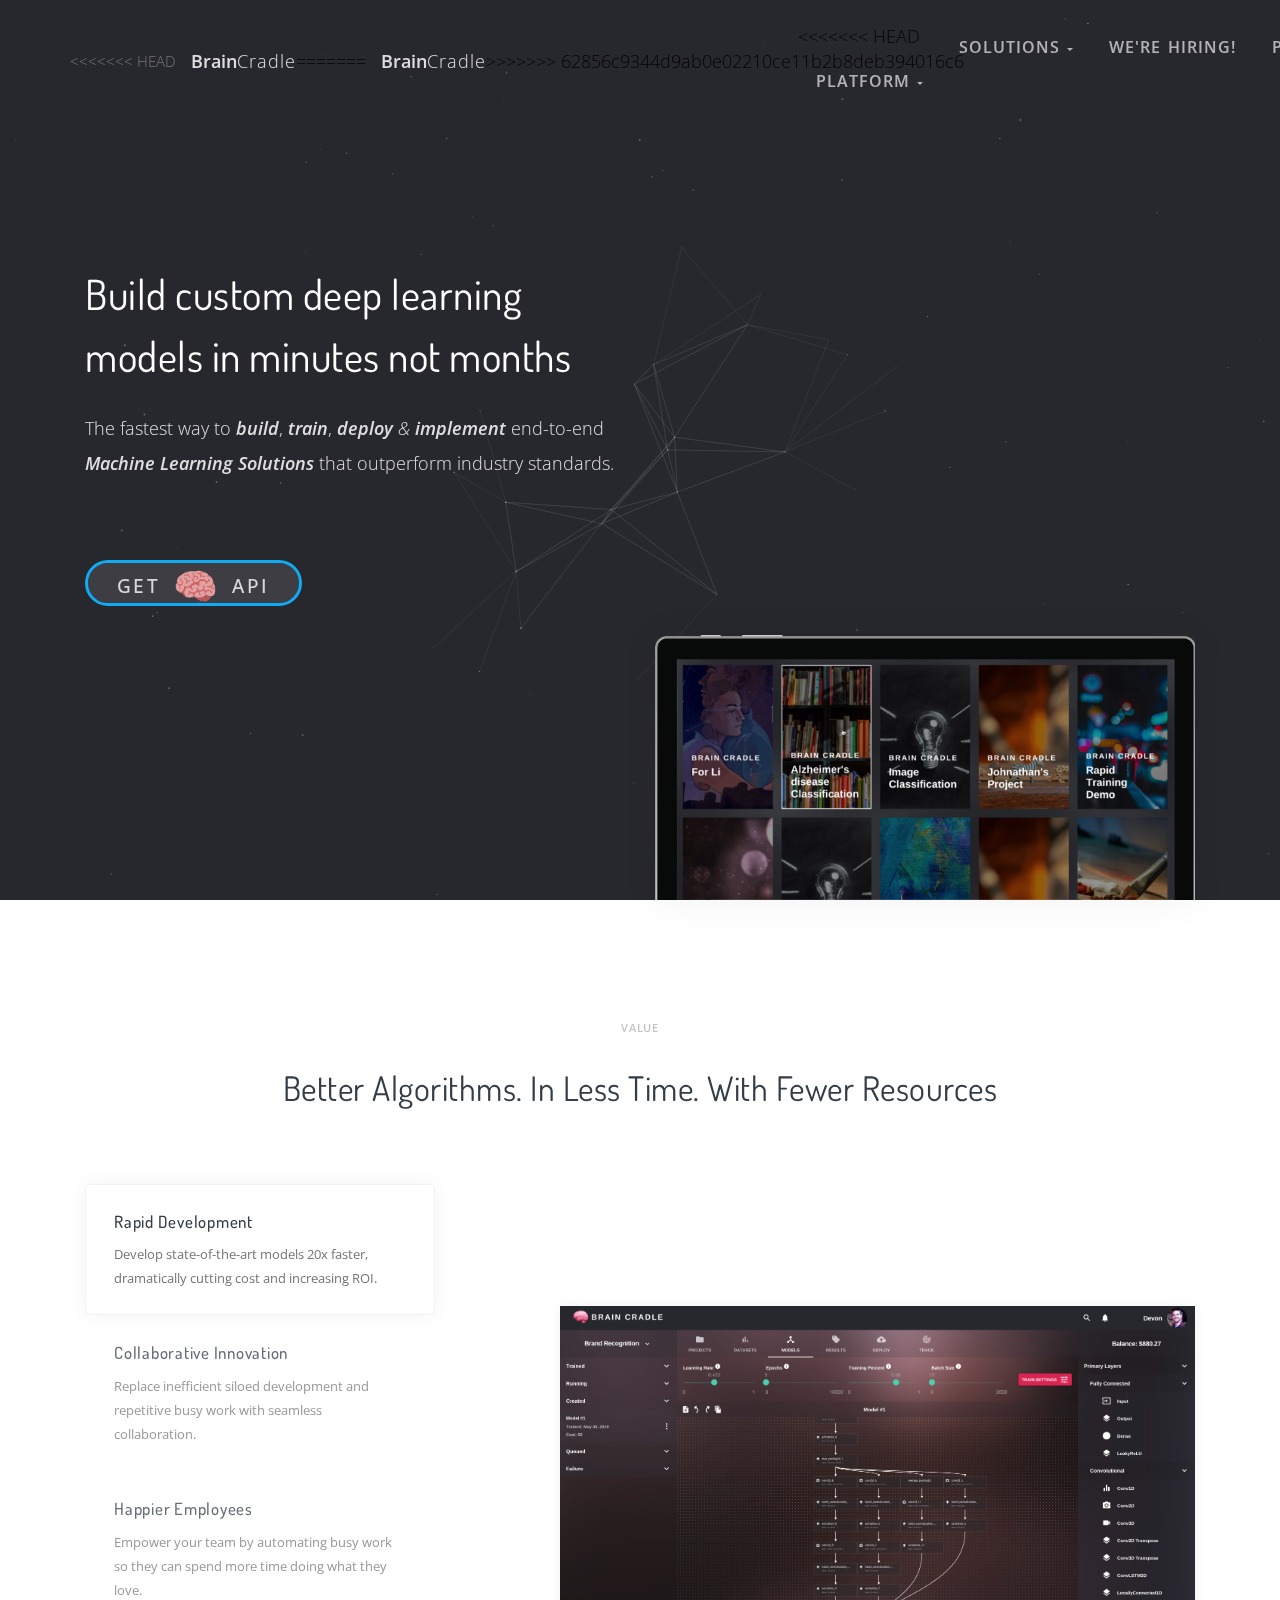
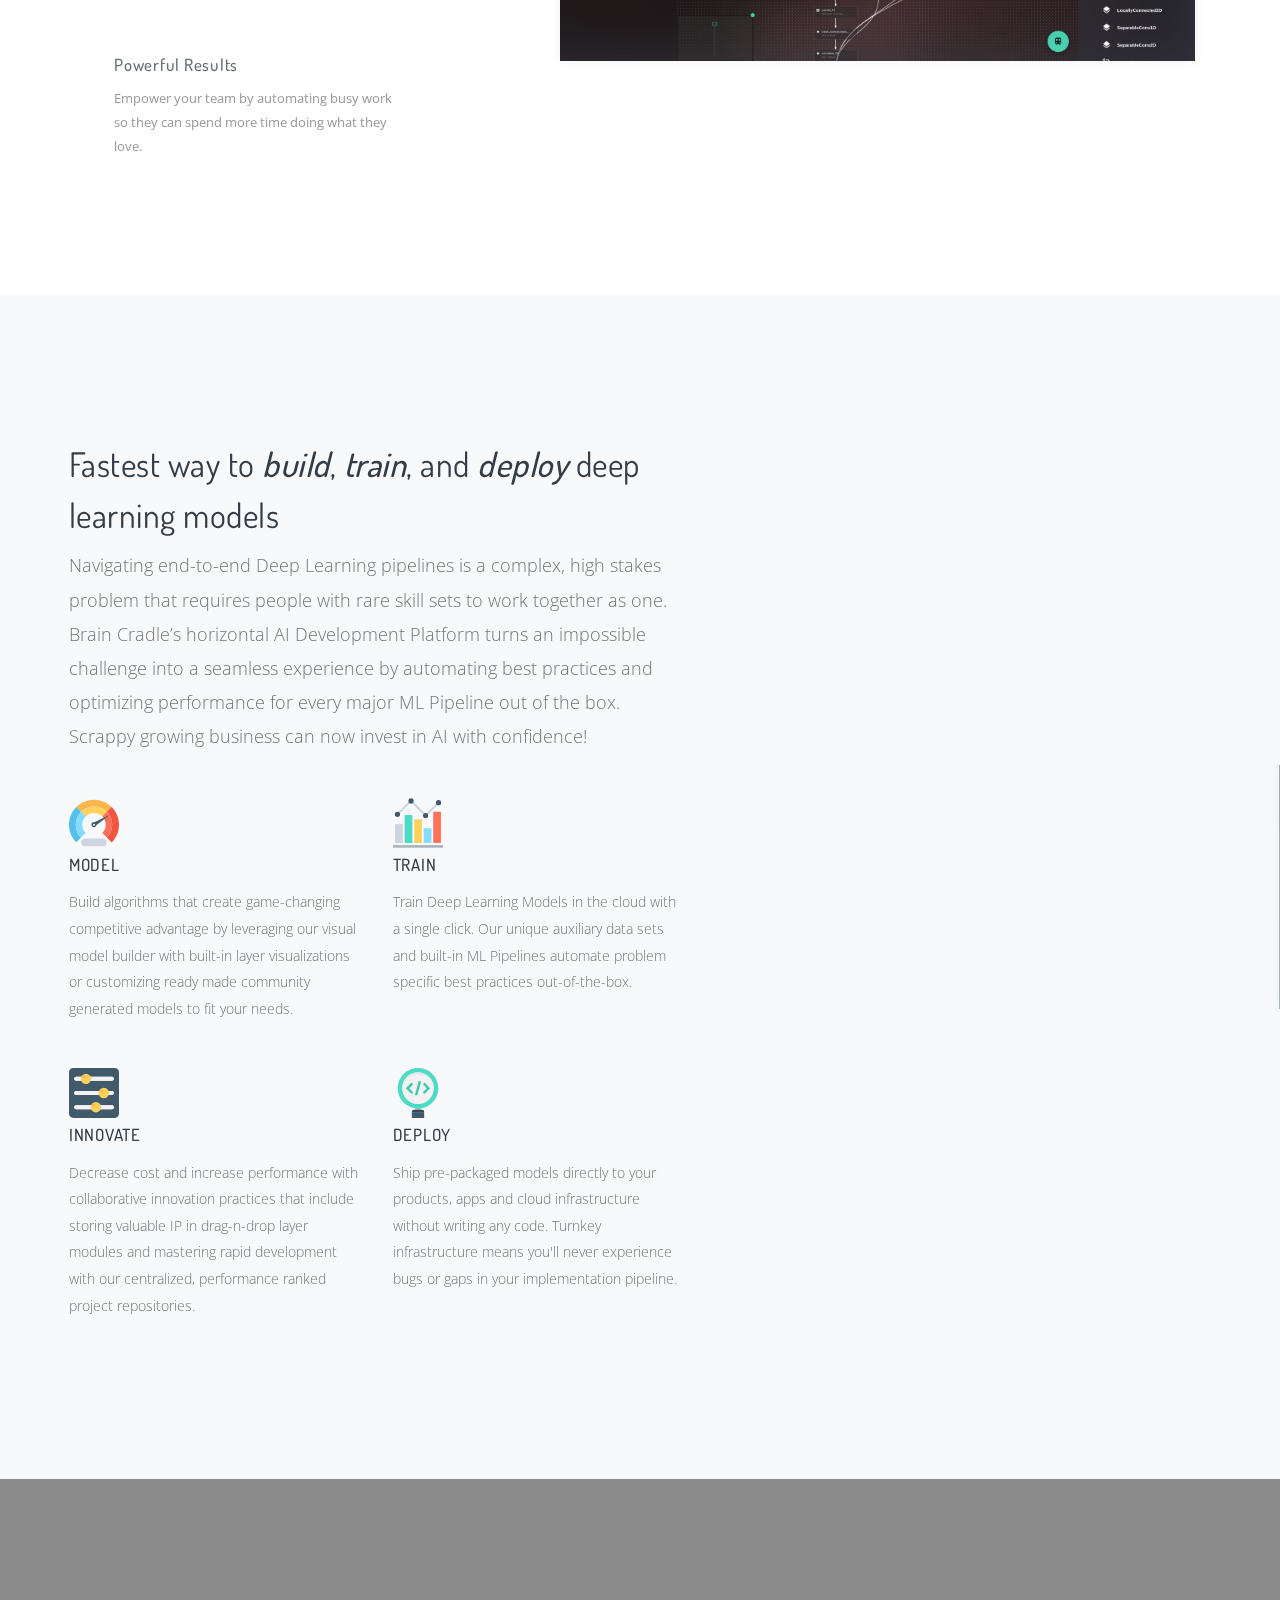
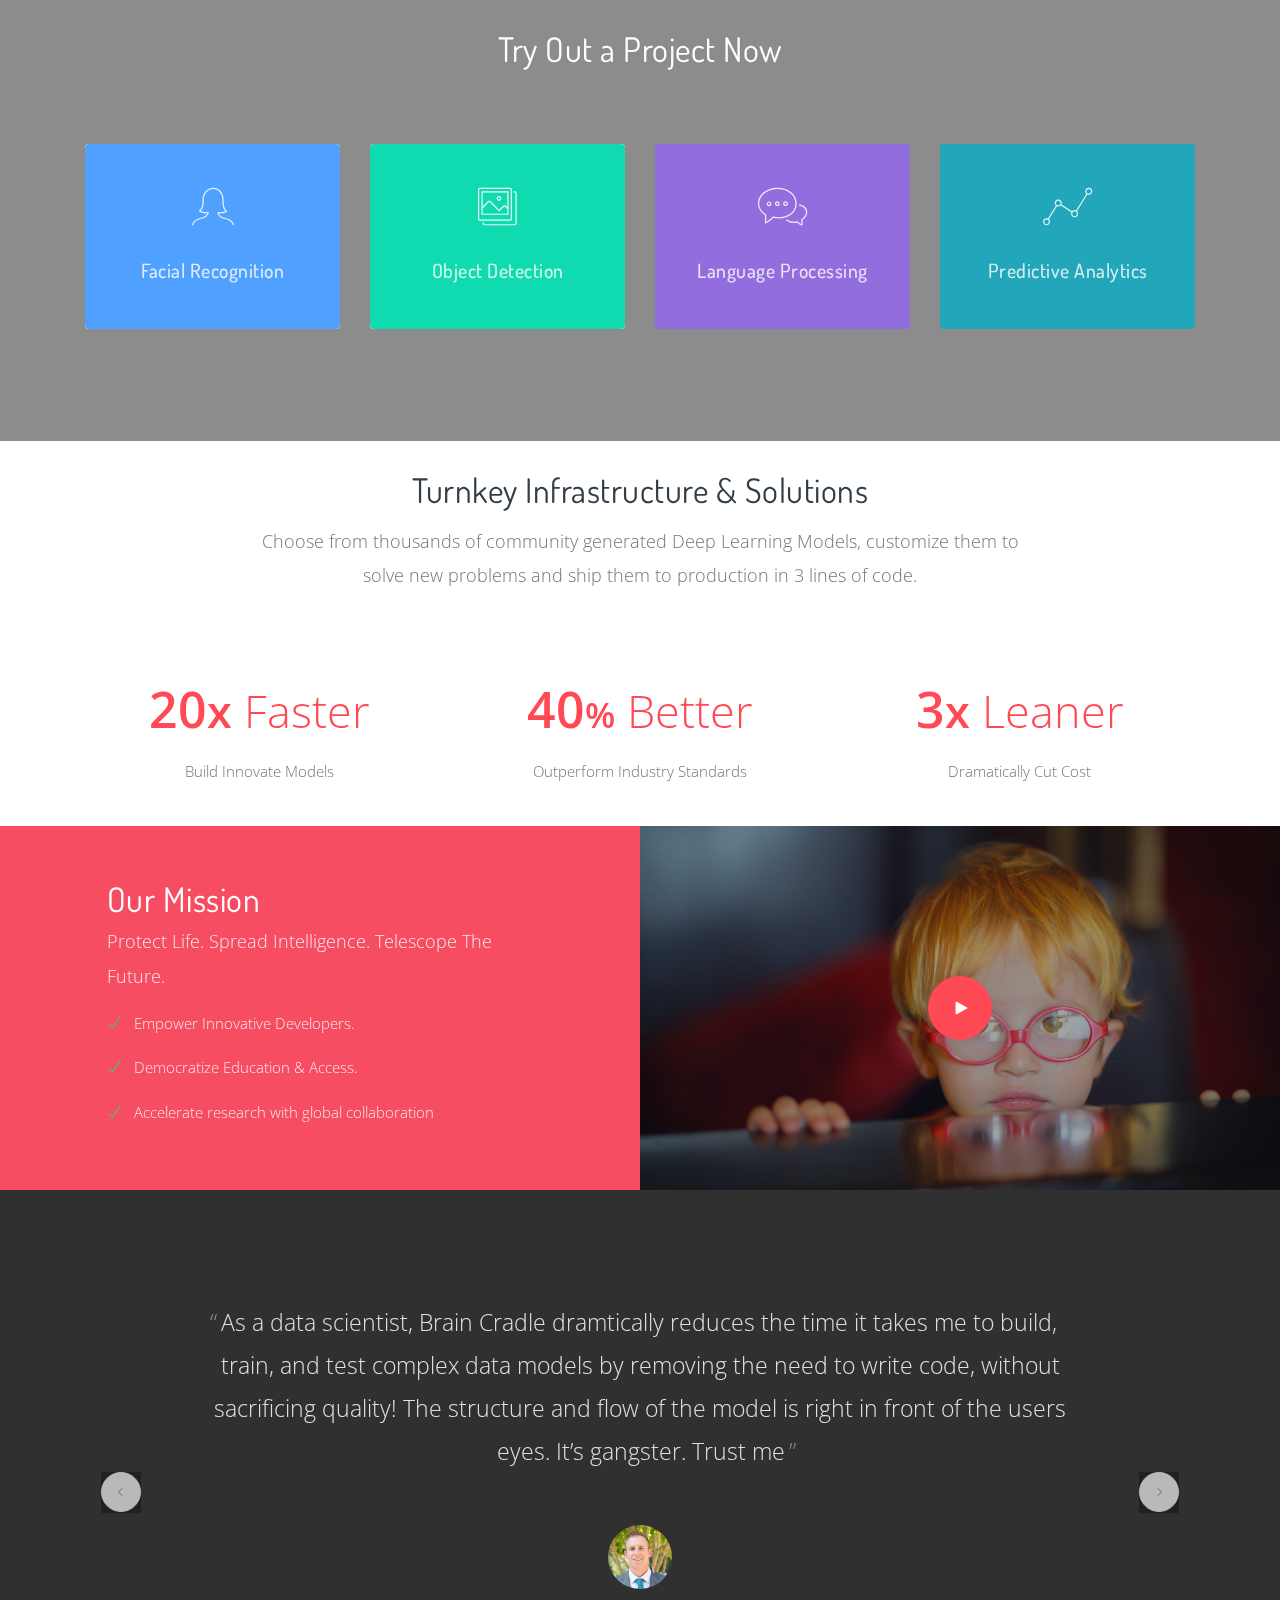
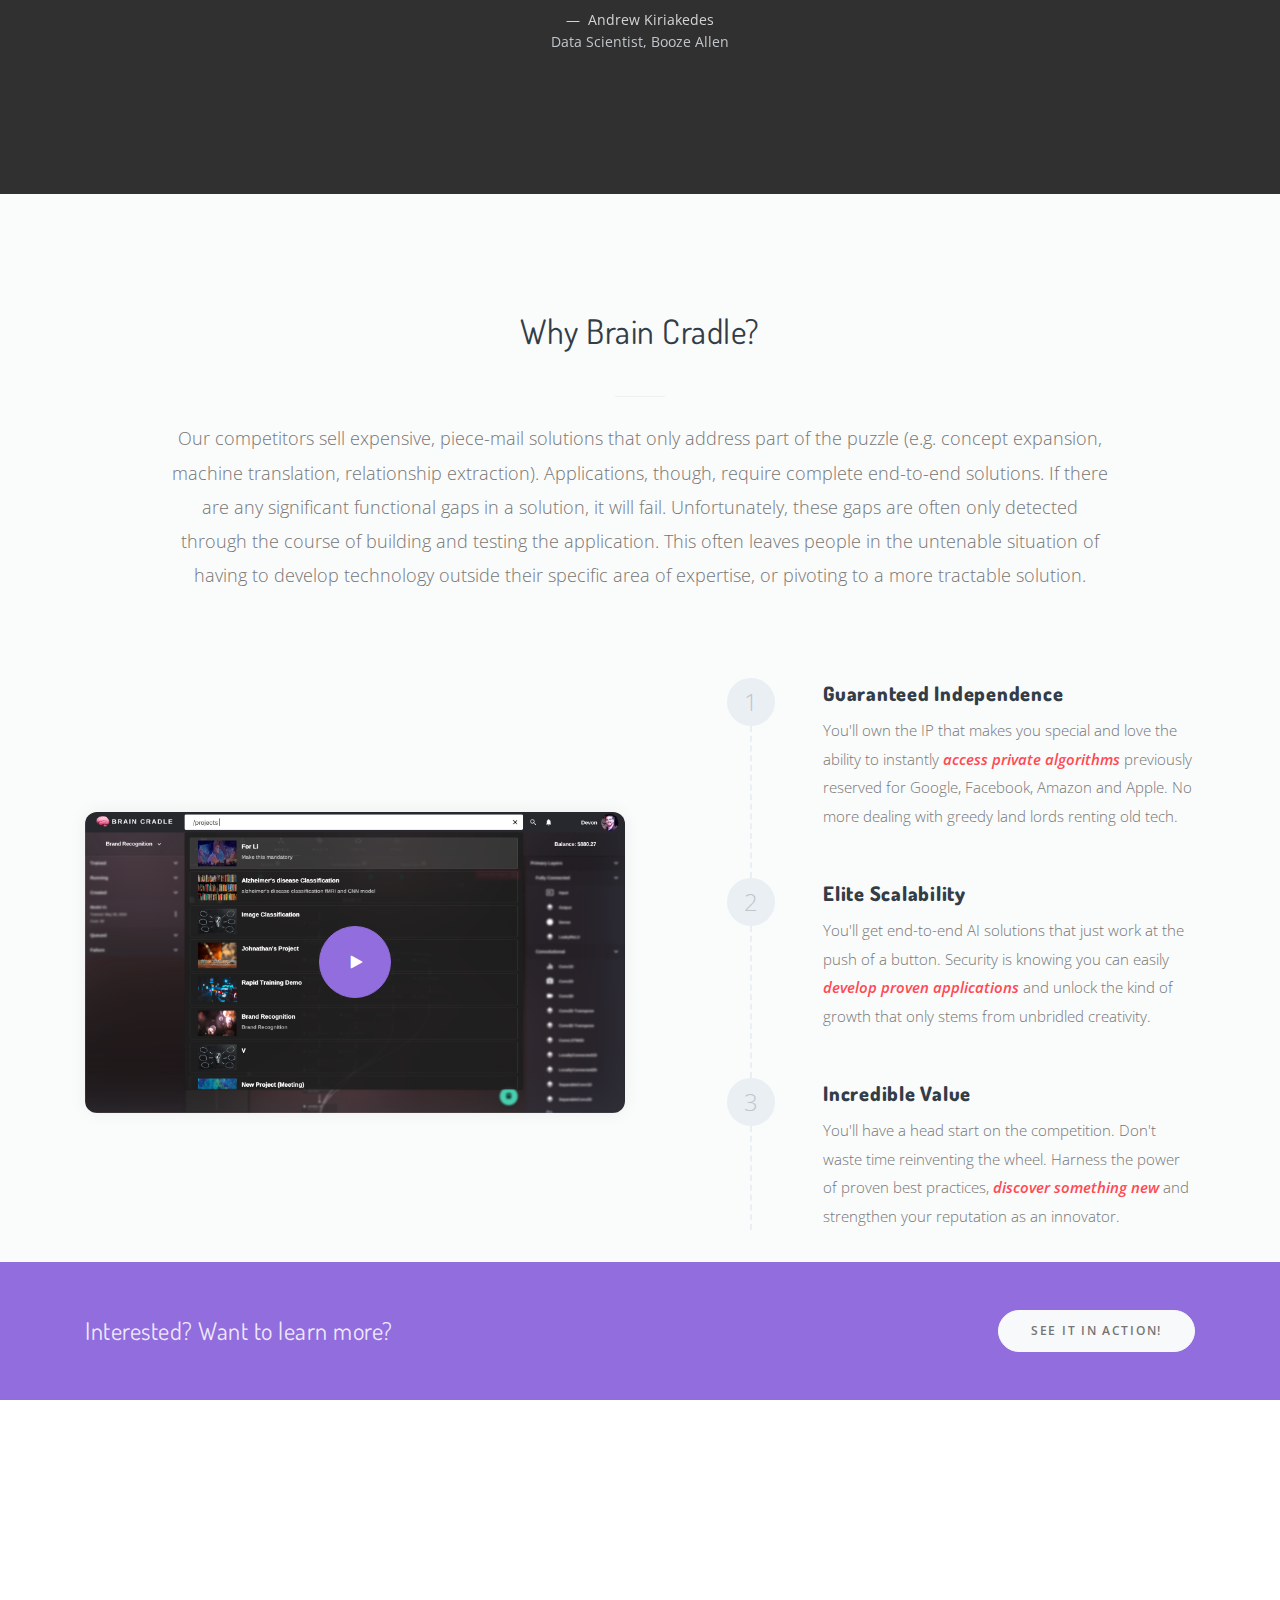
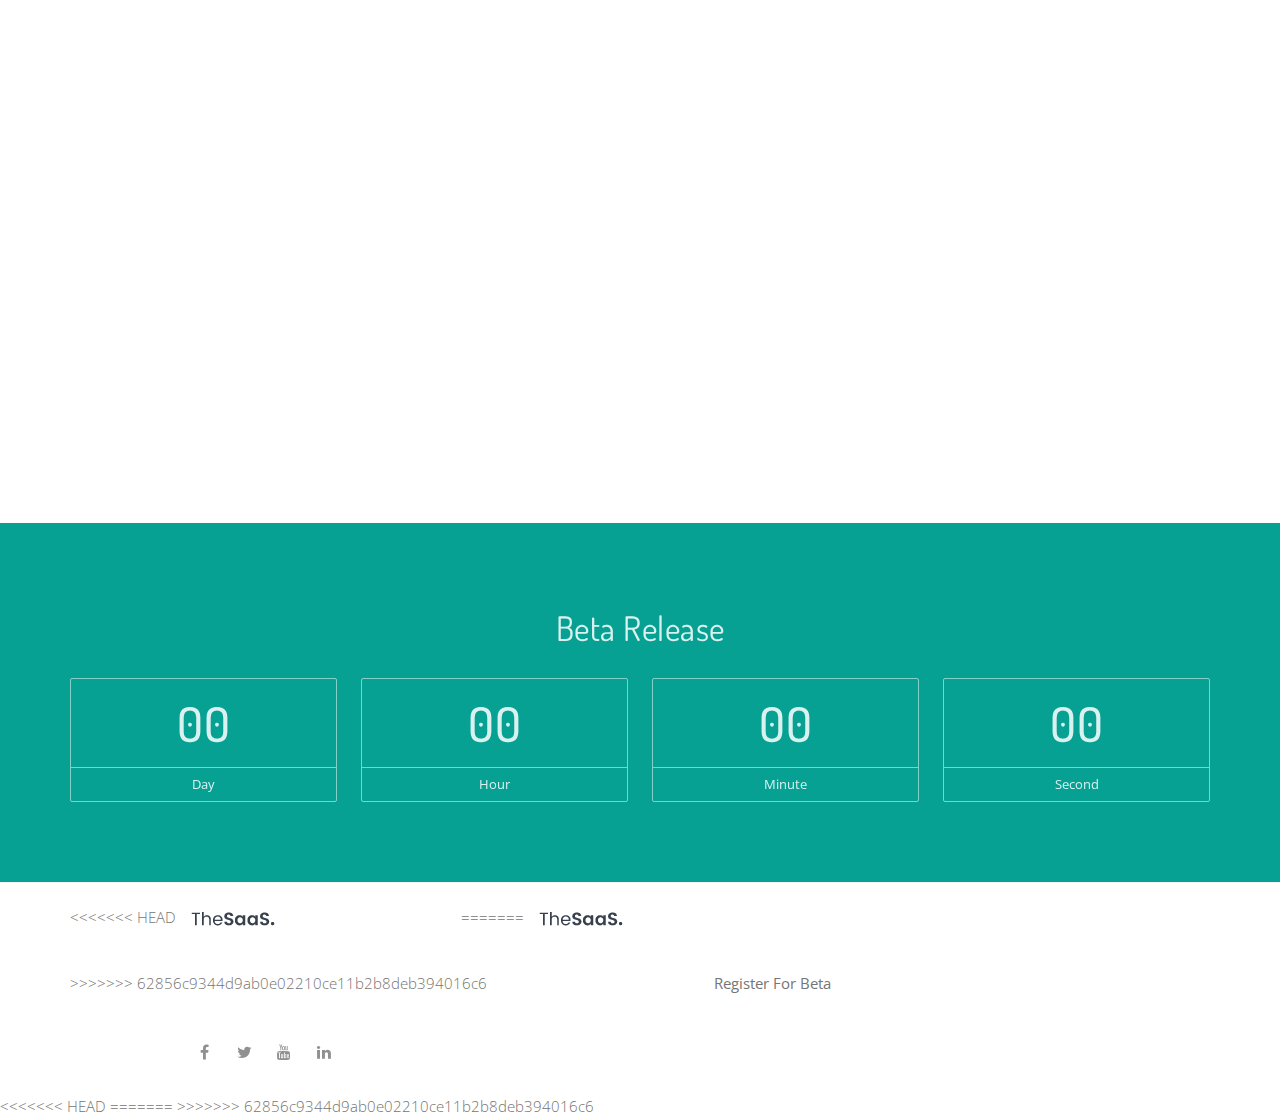
<file: index.html>
<!DOCTYPE html>
<html lang="en">
<head>
    <meta charset="utf-8">
    <meta name="viewport" content="width=device-width, initial-scale=1, shrink-to-fit=no">
    <meta name="description" content="">
    <meta name="keywords" content="">

    <title>Brain Cradle - The Deep Learning Platform for AI Experts</title>

    <!-- Styles -->
    <link href="assets/css/page.css" rel="stylesheet">
    <link href="assets/css/style.css" rel="stylesheet">

    <!-- Favicons -->
    <link rel="apple-touch-icon" href="assets/img/apple-touch-icon.png">
    <link rel="icon" href="assets/img/favicon.png">

    <!--  Open Graph Tags -->
    <meta property="og:title" content="Brain Cradle - AI Development Platform">
    <meta property="og:description"
          content="Brain Cradle is a Deep Learning (AI) Platform for Innovative AI Experts. We deliver turnkey Cloud Infrastructure and handle the environment setup, package loading, versioning and deployment. Software Engineers can consume state-of-the-art models ins seconds via an easy to use API. We're the only signup-and-go AI Solutions Platform for the SMB, taylor made for the IoT, Retail, Banking, Healthcare, Gaming, Agriculture, Transportation and Manufacturing sectors.">
    <meta property="og:image" content="./assets/img/brain.png">
    <meta property="og:url" content="https://www.braincradle.com">
    <meta name="twitter:card" content="summary_large_image">
</head>


<body data-spy="scroll" data-target=".nav-navbar" data-offset="100" data-aos-easing="ease" data-aos-duration="1500"
      data-aos-delay="0" class="granim-light">

<nav class="navbar navbar-expand-lg navbar-light navbar-stick-dark" data-navbar="sticky">
    <div class="container">
        <div class="row">
<<<<<<< HEAD
            <div class="col-8 col-lg-2 navbar-left">
                <button class="navbar-toggler" type="button">☰</button>
                <span class="navbar-brand fs-18">
              <a class="logo-dark" href="index.html" style="color: #2B404F"><strong class="fw-800">Brain</strong><span
                      class="ls-1 fw-400">Cradle</span></a>
              <a class="logo-light text-white" href="index.html"><span class="fw-600">Brain</span><span
                      class="ls-1 fw-300">Cradle</span></a>
=======

          <div class="col-8 col-lg-2 navbar-left">
            <button class="navbar-toggler" type="button">☰</button>


            <span class="navbar-brand fs-18">
              <a class="logo-dark" href="/" style="color: #2B404F"><strong class="fw-800">Brain</strong><span class="ls-1 fw-400">Cradle</span></a>
              <a class="logo-light text-white" href="/"><span class="fw-600">Brain</span><span class="ls-1 fw-300">Cradle</span></a>
>>>>>>> 62856c9344d9ab0e02210ce11b2b8deb394016c6
            </span>
            </div>
            <section class="col-lg-7 navbar-mobile">
                <ul class="nav nav-navbar mx-auto nav-margin">
                    <li class="nav-item">
<<<<<<< HEAD
                        <a class="nav-link" href="#">Platform <span class="arrow"></span></a>
                        <ul class="nav nav-tabs-shadow w-300">
                            <li class="nav-item">
                                <a class="nav-link" href="research.html">
                                    <h6 class="mb-0 pb-0">Research Edition</h6>
                                    <p class="mb-0 small">Open platform for collaborative research</p>
                                </a>
                            </li>
                            <li class="nav-item">
                                <a class="nav-link" href="enterprise.html">
                                    <h6 class="mb-0 pb-0">Enterprise Edition</h6>
                                    <p class="mb-0 small">Private platform instance for companies</p>
                                </a>
                            </li>
                        </ul>
                    </li>
                    <!--<li class="nav-item">-->
                        <!--<a class="nav-link" href="#">Solutions <span class="arrow"></span></a>-->
                        <!--<ul class="nav nav-tabs-shadow">-->

                            <!--<li class="nav-header">&nbsp &nbsp By Role</li>-->
                            <!--<li class="dropdown-divider"></li>-->
                            <!--<li class="nav-item">-->
                                <!--<a class="nav-link" href="problems.html">AI Researcher</a>-->
                            <!--</li>-->
                        <!--</ul>-->
                    <!--</li>-->
                    <li class="nav-item nav-mega">
                        <a class="nav-link" href="#">Solutions <span class="arrow"></span></a>
                        <nav class="nav px-lg-2 py-lg-4">
                            <div class="container-fluid">
                                <div class="row">

                                    <div class="col-lg-6">
                                        <nav class="nav flex-column">
                                            <a class="nav-header">Overview</a>
                                            <a class="dropdown-divider"></a>
                                            <a class="nav-link" href="problems.html">The Problem</a>
                                            <a class="nav-link" href="solutions.html">The Solution</a>
                                            <a class="nav-link" href="demo.html">Live Demo</a>
                                        </nav>
                                    </div>

                                    <div class="col-lg-6">
                                        <nav class="nav flex-column">
                                            <a class="nav-header">By Role</a>
                                            <a class="dropdown-divider"></a>
                                            <a class="nav-link" href="problems.html">Executives</a>
                                            <a class="nav-link" href="researcher.html">AI/ML Researchers</a>
                                            <a class="nav-link" href="problems.html">AI/ML Engineers</a>
                                            <a class="nav-link" href="problems.html">AI/ML Applied Scientists</a>
                                            <a class="nav-link" href="problems.html">Product Managers</a>
                                            <a class="nav-link" href="problems.html">Data Scientists</a>
                                            <a class="nav-link" href="problems.html">Data Engineers</a>
                                            <a class="nav-link" href="problems.html">Software Engineers</a>
                                        </nav>
                                    </div>

                                </div>
                            </div>
                        </nav>
                    </li>
                    <!--<li class="nav-item nav-mega">-->
                        <!--<a class="nav-link active" href="#">Solutions <span class="arrow"></span></a>-->
                        <!--<nav class="nav px-lg-2 py-lg-4">-->
                            <!--<div class="container-fluid">-->
                                <!--<div class="row">-->

                                    <!--<div class="col-lg-4">-->
                                        <!--<nav class="nav flex-column">-->
                                            <!--<a class="nav-header">Overview</a>-->
                                            <!--<a class="dropdown-divider"></a>-->
                                            <!--<a class="nav-link" href="problem.html">The Problem</a>-->
                                            <!--<a class="nav-link" href="solution.html">The Solution</a>-->
                                            <!--<a class="nav-link" href="demo.html">Live Demo</a>-->
                                        <!--</nav>-->
                                    <!--</div>-->

                                    <!--<div class="col-lg-4">-->
                                        <!--<nav class="nav flex-column">-->
                                            <!--<a class="nav-header">By Role</a>-->
                                            <!--<a class="dropdown-divider"></a>-->
                                            <!--<a class="nav-link" href="researcher.html">AI/ML Researchers</a>-->
                                            <!--<a class="nav-link" href="problems.html">AI/ML Engineers</a>-->
                                            <!--<a class="nav-link" href="problems.html">AI/ML Applied Scientists</a>-->
                                            <!--<a class="nav-link" href="problems.html">Product Managers</a>-->
                                            <!--<a class="nav-link" href="problems.html">Data Scientists</a>-->
                                            <!--<a class="nav-link" href="problems.html">Data Engineers</a>-->
                                            <!--<a class="nav-link" href="problems.html">Executives</a>-->
                                            <!--<a class="nav-link" href="problems.html">Software Engineers</a>-->
                                        <!--</nav>-->
                                    <!--</div>-->

                                    <!--<div class="col-lg-4">-->
                                        <!--<nav class="nav flex-column">-->
                                            <!--<a class="nav-header">By Industry/Use</a>-->
                                            <!--<a class="dropdown-divider"></a>-->
                                            <!--<a class="nav-link" href="problems.html">Telecom</a>-->
                                            <!--<a class="nav-link" href="problems.html">Banking</a>-->
                                            <!--<a class="nav-link" href="problems.html">Insurance</a>-->
                                            <!--<a class="nav-link" href="problems.html">Software</a>-->
                                            <!--<a class="nav-link" href="problems.html">Healthcare</a>-->
                                            <!--<a class="nav-link" href="problems.html">Manufacturing</a>-->
                                            <!--<a class="nav-link" href="problems.html">Fintech</a>-->
                                            <!--<a class="nav-link" href="problems.html">Marketing</a>-->
                                            <!--<a class="nav-link" href="problems.html">Retail</a>-->
                                            <!--<a class="nav-link" href="problems.html">Public Sector</a>-->
                                            <!--<a class="nav-link" href="problems.html">Sports Analytics</a>-->
                                            <!--<a class="nav-link" href="problems.html">Robotic Process Automation</a>-->
                                        <!--</nav>-->
                                    <!--</div>-->

                                <!--</div>-->
                            <!--</div>-->
                        <!--</nav>-->
                    <!--</li>-->
                    <a class="nav-link" href="jobs.html">We're Hiring!</a>
                    <a class="nav-link" href="pricing.html">Pricing</a>
                    <li class="nav-item">
                        <a class="nav-link" href="#">About Us <span class="arrow"></span></a>
                        <ul class="nav">
                            <li class="nav-item">
                                <a class="nav-link" href="mission.html">The Mission</a>
                            </li>
                            <li class="nav-item">
                                <a class="nav-link" href="contact.html">Contact Us</a>
                            </li>
                        </ul>
                    </li>
=======
                      <a class="nav-link active" href="overview">Overview</a>
                    </li>
                  </ul>
                </li>
                <a class="nav-link" href="pricing">Pricing</a>
                <a class="nav-link" href="jobs">We're Hiring!</a>
                <a class="nav-link" href="about">About Us</a>
                <a class="nav-link" href="contact">Contact</a>
              </ul>


          </section>

          <div class="col-4 col-lg-3 text-right">
            <a class="btn btn-sm btn-outline-primary btn-brain-cradle d-none d-lg-inline-block mr-2" data-hover="Now Free!" href="signup" id="register-nav-button"><div class='insider'></div></a>
            <!--<button class="drawer-toggler">&#9776;</button>!-->
            <a class="btn btn-sm btn-round btn-danger" href="#">Login</a>
          </div>
>>>>>>> 62856c9344d9ab0e02210ce11b2b8deb394016c6

                </ul>
            </section>
            <div class="col-4 col-lg-3 text-right">
                <a class="btn btn-sm btn-outline-primary btn-brain-cradle d-none d-lg-inline-block mr-2"
                   data-hover="Now Free!" href="signup.html" id="register-nav-button">
                    <div class='insider'></div>
                </a>
                <!--<button class="drawer-toggler">&#9776;</button>!-->
                <a class="btn btn-sm btn-round btn-danger" href="#">Login</a>
            </div>
        </div>
    </div>
</nav>


<!--&lt;!&ndash; Header &ndash;&gt;-->
<!--<header id="home" class="header text-white h-fullscreen text-center text-lg-left" style="background-color: #24292e">-->
    <!--<canvas class="constellation" data-color="rgba(255,255,255,0.3)"></canvas>-->
    <!--<div class="container">-->
        <!--<div class="row align-items-center h-100">-->

            <!--<div class="col-lg-6">-->
                <!--<h1>Empowering AI-Innovators-->
                    <!--with Automated Deep Learning</h1>-->
                <!--<p class="lead mt-5 mb-8">The fastest way <b><em>build</em></b>, <b><em>train</em></b>,-->
                    <!--<b><em>deploy</em></b> and <b><em>implement</em></b> end-to-end <b><em>Machine Learning-->
                        <!--Solutions</em></b> that outperform industry standards.</p>-->

                <!--&lt;!&ndash; Desktop & Tablet Button &ndash;&gt;-->
                <!--<a class="face-button hidden-xs-down" href="register">-->
                    <!--<div class="face-primary-v2">-->
                        <!--<span class="face-v2-span"><small class="face-v2-text">Get &nbsp</small><large-->
                                <!--class="text-white face-v2-logo">🧠</large><small class="face-v2-text">&nbsp API</small></span>-->
                    <!--</div>-->
                    <!--<div class="face-secondary">-->
                        <!--<span class="icon fa fa fa-cloud"></span>-->
                        <!--Enter Platform-->
                    <!--</div>-->
                <!--</a>-->
            <!--</div>-->

            <!--<div class="col-lg-5 ml-auto">-->
                <!--<img class="mt-5" src="./assets/img/preview/laptop-1.png" alt="img">-->
            <!--</div>-->

        <!--</div>-->
    <!--</div>-->
<!--</header>&lt;!&ndash; /.header &ndash;&gt;-->


<!--
|‒‒‒‒‒‒‒‒‒‒‒‒‒‒‒‒‒‒‒‒‒‒‒‒‒‒‒‒‒‒‒‒‒‒‒‒‒‒‒‒‒‒‒‒‒‒‒‒‒‒‒‒‒‒‒‒‒‒‒‒‒‒‒‒‒‒‒‒‒‒‒‒‒‒
| Block 8
|‒‒‒‒‒‒‒‒‒‒‒‒‒‒‒‒‒‒‒‒‒‒‒‒‒‒‒‒‒‒‒‒‒‒‒‒‒‒‒‒‒‒‒‒‒‒‒‒‒‒‒‒‒‒‒‒‒‒‒‒‒‒‒‒‒‒‒‒‒‒‒‒‒‒
!-->


<!-- Header -->
<header class="header text-white text-center h-fullscreen text-lg-left pb-0" style="background-color: #27272E">
    <canvas class="constellation" data-color="rgba(255,255,255,0.3)"></canvas>
    <div class="container">
        <div class="row h-100">

            <div class="col-lg-6 align-self-center pb-lg-9">
                <!--<h1>Empowering AI Innovators-->
                    <!--with Automated Deep Learning</h1>-->
                <!--<h1>Automated Deep Learning<br>-->
                    <!--for the AI-Driven Enterprise</h1>-->

                <h1>Build custom deep learning <br>models in minutes not months</h1>

                <p class="lead mt-5 mb-8">The fastest way to <b><em>build</em></b>, <b><em>train</em></b>,
                    <b><em>deploy </em></b> <em>&</em> <b><em>implement</em></b> end-to-end <b><em>Machine Learning
                        Solutions</em></b> that outperform industry standards.
                </p>

                <!-- Desktop & Tablet Button -->
                <a class="face-button hidden-xs-down" href="register">
                    <div class="face-primary-v2">
                        <span class="face-v2-span"><small class="face-v2-text">Get &nbsp</small><large
                                class="text-white face-v2-logo">🧠</large><small class="face-v2-text">&nbsp API</small></span>
                    </div>
                    <div class="face-secondary">
                        <span class="icon fa fa fa-cloud"></span>
                        Enter Platform
                    </div>
                </a>
            </div>

            <div class="col-lg-6 ml-auto align-self-end">
                <img class="shadow-6 mt-6" src="./assets/img/research/laptop-cards-only.png" alt="img">
            </div>

        </div>
    </div>
</header><!-- /.header -->


<!-- Main Content -->
<main class="main-content">


    <!--
    |‒‒‒‒‒‒‒‒‒‒‒‒‒‒‒‒‒‒‒‒‒‒‒‒‒‒‒‒‒‒‒‒‒‒‒‒‒‒‒‒‒‒‒‒‒‒‒‒‒‒‒‒‒‒‒‒‒‒‒‒‒‒‒‒‒‒‒‒‒‒‒‒‒‒
    | Populate the page
    |‒‒‒‒‒‒‒‒‒‒‒‒‒‒‒‒‒‒‒‒‒‒‒‒‒‒‒‒‒‒‒‒‒‒‒‒‒‒‒‒‒‒‒‒‒‒‒‒‒‒‒‒‒‒‒‒‒‒‒‒‒‒‒‒‒‒‒‒‒‒‒‒‒‒
    !-->
    <section class="section">
        <div class="container">
            <header class="section-header">
                <small>Value</small>
                <h2>Better Algorithms. In Less Time. With Fewer Resources</h2>
            </header>
            <div class="row gap-y">
                <div class="col-md-4">
                    <ul class="nav nav-tabs-shadow nav-tabs-border">
                        <li class="nav-item">
                            <a class="nav-link active" data-toggle="tab" href="#tab-1">
                                <h6>Rapid Development</h6>
                                <p class="small mb-0">Develop state-of-the-art models 20x faster, dramatically cutting
                                    cost and increasing ROI.</p>
                            </a>
                        </li>
                        <li class="nav-item">
                            <a class="nav-link" data-toggle="tab" href="#tab-2">
                                <h6>Collaborative Innovation</h6>
                                <p class="small mb-0">Replace inefficient siloed development and repetitive busy work
                                    with seamless collaboration. </p>
                            </a>
                        </li>
                        <li class="nav-item">
                            <a class="nav-link" data-toggle="tab" href="#tab-3">
                                <h6>Happier Employees</h6>
                                <!--<p>Improve your employees day-to-day experience by allowing them to focus on their passion.</p>-->
                                <p class="small mb-0">Empower your team by automating busy work so they can spend more
                                    time doing what they love.</p>
                            </a>
                        </li>
                        <li class="nav-item">
                            <a class="nav-link" data-toggle="tab" href="#tab-4">
                                <h6>Powerful Results</h6>
                                <p class="small mb-0">Empower your team by automating busy work so they can spend more
                                    time doing what they love.</p>
                            </a>
                        </li>
                    </ul>
                </div>
                <div class="col-md-7 ml-auto align-self-center">
                    <div class="tab-content text-center">

                        <div class="tab-pane fade show active" id="tab-1">
                            <img class="shadow-3" src="./assets/img/platform_pics/models.png" alt="...">
                        </div>

                        <div class="tab-pane fade" id="tab-2">
                            <img class="shadow-3" src="./assets/img/platform_pics/projects.png" alt="...">
                        </div>

                        <div class="tab-pane fade" id="tab-3">
                            <img class="shadow-3" src="./assets/img/platform_pics/search.png" alt="...">
                        </div>

                        <div class="tab-pane fade" id="tab-4">
                            <img class="shadow-3" src="./assets/img/platform_pics/results.png" alt="...">
                        </div>
                    </div>
                </div>
            </div>
        </div>
    </section>


    <section class="section bg-light overflow-hidden py-lg-10">
        <div class="container-fluid pr-lg-0">
            <div class="row gap-y">
                <div class="col-10 col-lg-6 mx-auto text-center text-lg-left">
                    <h2>Fastest way to <b><em>build</em></b>, <b><em>train</em></b>, and <b><em>deploy</em></b> deep
                        learning models</h2>

                    <p class="lead">Navigating end-to-end Deep Learning pipelines is a complex, high stakes problem that
                        requires people with rare skill sets to work together as one. Brain Cradle’s horizontal AI
                        Development Platform turns an impossible challenge into a seamless experience by automating best
                        practices and optimizing performance for every major ML Pipeline out of the box. Scrappy growing
                        business can now invest in AI with confidence!</p>
                    <br>
                    <div class="row gap-y">
                        <div class="col-md-6">
                            <img src="./assets/img/icons/png/033-speedometer.png" class="mb-1" alt="speedometer"
                                 srcset="./assets/img/icons/svg/033-speedometer.svg" height="50px" width="50px">
                            <h6 class="text-uppercase mb-3">Model</h6>
                            <p class="fs-14">Build algorithms that create game-changing competitive advantage by
                                leveraging our visual model builder with built-in layer visualizations or customizing
                                ready made community generated models to fit your needs.</p>
                        </div>
                        <div class="col-md-6">
                            <img src="./assets/img/icons/png/011-bar-chart-1.png" class="mb-1" alt="chart"
                                 srcset="./assets/img/icons/svg/011-bar-chart-1.svg" height="50px" width="50px">
                            <h6 class="text-uppercase mb-3">Train</h6>
                            <p class="fs-14">Train Deep Learning Models in the cloud with a single click. Our unique
                                auxiliary data sets and built-in ML Pipelines automate problem specific best practices
                                out-of-the-box.</p>
                        </div>
                        <div class="col-md-6">
                            <img src="./assets/img/icons/png/015-settings-3.png" class="mb-1" alt="settings"
                                 srcset="./assets/img/icons/svg/015-settings-3.svg" height="50px" width="50px">
                            <h6 class="text-uppercase mb-3">Innovate</h6>
                            <p class="fs-14">Decrease cost and increase performance with collaborative innovation
                                practices that include storing valuable IP in drag-n-drop layer modules and mastering
                                rapid development with our centralized, performance ranked project repositories.</p>
                        </div>
                        <div class="col-md-6">
                            <img src="./assets/img/icons/png/034-coding.png" class="mb-1" alt="coding"
                                 srcset="./assets/img/icons/svg/034-coding.svg" height="50px" width="50px">
                            <h6 class="text-uppercase mb-3">Deploy</h6>
                            <p class="fs-14">Ship pre-packaged models directly to your products, apps and cloud
                                infrastructure without writing any code. Turnkey infrastructure means you'll never
                                experience bugs or gaps in your implementation pipeline.</p>
                        </div>
                    </div>
                </div>
                <div class="col-lg-5 align-self-center">
                    <img class="shadow-3 aos-init aos-animate" src="./assets/img/research/publish.png" alt="..."
                         data-aos="slide-left" data-aos-duration="1500">
                </div>
            </div>
        </div>
    </section>


    <section class="section text-white" data-parallax="assets/img/bg/6.jpg" data-overlay="5">
        <div class="container">
            <header class="section-header">
                <small></small>
                <h2>Try Out a Project Now</h2>
            </header>

            <div class="row gap-y">

                <div class="col-md-6 col-xl-3">
                    <div class="card overflow-hidden">
                        <div class="card card-body shadow-3 text-center bg-primary text-white"
                             style="background-color: #3162AF">
                            <p class="my-5"><i class="icon-profile-female lead-6"></i></p>
                            <h5 class="mb-5 fw-500"><a href="#">Facial Recognition</a></h5>
                        </div>
                        <div class="card-hover text-white bg-img" data-animation="slide-right"
                             style="background-image: url(assets/img/project-examples/facial-recognition.jpg);"
                             data-overlay="6">
                            <div class="card-body align-self-center text-center">
                                <a class="btn btn-primary text-white">Explore</a>
                            </div>
                        </div>
                    </div>
                </div>

                <div class="col-md-6 col-xl-3">
                    <div class="card overflow-hidden">
                        <div class="card card-body shadow-3 text-center" style="background-color: #10DBB0">
                            <p class="my-5"><i class="icon-pictures lead-6"></i></p>
                            <h5 class="mb-5 fw-500"><a href="#">Object Detection</a></h5>
                        </div>
                        <div class="card-hover text-white bg-img" data-animation="slide-up"
                             style="background-image: url(assets/img/project-examples/object-detection.png);"
                             data-overlay="6">
                            <div class="card-body align-self-center text-center">
                                <a class="btn btn-green text-white">Explore</a>
                            </div>
                        </div>
                    </div>
                </div>
                <div class="col-md-6 col-xl-3">
                    <div class="card overflow-hidden">
                        <div class="card-body shadow-3 text-center bg-info text-white">
                            <p class="my-5"><i class="icon-chat lead-6"></i></p>
                            <h5 class="mb-5 fw-500"><a href="#">Language Processing</a></h5>
                        </div>
                        <div class="card-hover text-white bg-img" data-animation="slide-down"
                             style="background-image: url(assets/img/project-examples/nlp.jpg);" data-overlay="6">
                            <div class="card-body align-self-center text-center">
                                <a class="btn btn-info text-white">Explore</a>
                            </div>
                        </div>
                    </div>
                </div>
                <div class="col-md-6 col-xl-3">
                    <div class="card overflow-hidden">
                        <div class="card-body shadow-3 text-center text-white" style="background-color: #22A6BA">
                            <p class="my-5"><i class="icon-linegraph lead-6"></i></p>
                            <h5 class="mb-5 fw-500"><a href="#">Predictive Analytics</a></h5>
                        </div>
                        <!--<div class="card-hover bg-dark text-white" data-animation="fade">-->
                        <!--<div class="card-body align-self-center text-center">-->
                        <!--<a class="btn btn-outline-info">Explore</a>-->
                        <!--</div>-->
                        <!--</div>-->
                        <div class="card-hover text-white bg-img" data-animation="slide-left"
                             style="background-image: url(assets/img/project-examples/predictive-analytics.jpg);"
                             data-overlay="6">
                            <div class="card-body align-self-center text-center">
                                <a class="btn btn-teal text-white">Explore</a>
                            </div>
                        </div>
                    </div>
                </div>

            </div>
        </div>
    </section>


    <!--
|‒‒‒‒‒‒‒‒‒‒‒‒‒‒‒‒‒‒‒‒‒‒‒‒‒‒‒‒‒‒‒‒‒‒‒‒‒‒‒‒‒‒‒‒‒‒‒‒‒‒‒‒‒‒‒‒‒‒‒‒‒‒‒‒‒‒‒‒‒‒‒‒‒‒
| Full, Faster, Functional
|‒‒‒‒‒‒‒‒‒‒‒‒‒‒‒‒‒‒‒‒‒‒‒‒‒‒‒‒‒‒‒‒‒‒‒‒‒‒‒‒‒‒‒‒‒‒‒‒‒‒‒‒‒‒‒‒‒‒‒‒‒‒‒‒‒‒‒‒‒‒‒‒‒‒
!-->
    <section class="section pt-5 pb-5 bg-grey-1 overflow-hidden"> <!-- Add bg-grey1 to get orig styling -->
        <div class="container">
            <header class="section-header mb-40">
                <h2>Turnkey Infrastructure & Solutions</h2>
                <p class="lead">Choose from thousands of community generated Deep Learning Models, customize them to
                    solve new problems and ship them to production in 3 lines of code. </p>
            </header>
            <div class="row gap-y text-center">
                <div class="col-md-4 ">
                    <span class="text-danger fs-40 fw-300"><span class="text-danger fs-50 fw-600">20</span><span
                            class="text-danger fs-45 fw-600">x</span> Faster</span><br>
                    <p>Build Innovate Models</p>
                </div>
                <div class="col-md-4">
                    <span class="text-danger fs-40 fw-300"><span class="text-danger fs-50 fw-600">40</span><span
                            class="text-danger fs-35 fw-600">%</span> Better</span><br>
                    <p>Outperform Industry Standards</p>
                </div>
                <div class="col-md-4">
                    <span class="text-danger fs-40 fw-300"><span class="text-danger fs-50 fw-600">3</span><span
                            class="text-danger fs-45 fw-600">x</span> Leaner</span><br>
                    <p>Dramatically Cut Cost</p>
                </div>
            </div>
        </div>
    </section>
</main>


<section class="section p-0" style="background-color: #f64d62">
    <div class="container-wide">
        <div class="row no-gutters">

            <div class="col-md-6 bg-img video-btn-wrapper order-md-2"
                 style="background-image: url(assets/img/bg/kid_w_glasses.jpg); min-height: 300px;" data-overlay="4">
                <a class="btn btn-lg btn-circle btn-danger" href="https://www.youtube.com/watch?v=ah4pcPbRi2M"
                   data-provide="lightbox"><i class="fa fa-play"></i></a>
            </div>


            <div class="col-10 col-md-4 mx-auto py-4 py-md-7 text-white">
                <!--<h5>Our Mission</h5>-->
                <!--<p class="mb-0">Empower Innovative Developers. Ensure creative startups and scrappy companies are able to compete with large corporations, dictate their own future, and maintain an ownership stake in the futures most powerful technology.</p>-->


                <h2 class="mb-0">Our Mission</h2>
                <p class="lead"> Protect Life. Spread Intelligence. Telescope The Future.</p>

                <p>
                    <i class="ti-check text-success mr-2"></i>
                    <span> Empower Innovative Developers.</span>
                </p>

                <p>
                    <i class="ti-check text-success mr-2"></i>
                    <span> Democratize Education & Access.</span>
                </p>

                <p>
                    <i class="ti-check text-success mr-2"></i>
                    <span> Accelerate research with global collaboration</span>
                </p>

            </div>

        </div>
    </div>
</section>





<section class="section text-white" data-video="mp4:./assets/img/video/4.mp4" data-overlay="9">
    <div class="container">

        <div class="slider-arrows-circle-light px-8" data-provide="slider" data-arrows="true" data-autoplay="true"
             data-autoplay-speed="6000" data-speed="1500">
            <div class="px-6">
                <blockquote class="blockquote">
                    <p class="lead-3">As a data scientist, Brain Cradle dramtically reduces the time it takes me to
                        build, train, and test complex data models by removing the need to write code, without
                        sacrificing quality! The structure and flow of the model is right in front of the users eyes.
                        It’s gangster. Trust me</p>
                    <br>
                    <div><img class="avatar avatar-xl" src="assets/img/avatar/andy-kirkiakedes.jpg" alt="..."></div>
                    <div class="media-body lh-1">
                        <div class="fw-400 small-1 mb-1">
                            <footer class="text-lightest">Andrew Kiriakedes</footer>
                        </div>
                        <small class="text-lighter small-1">Data Scientist, Booze Allen</small>
                    </div>


                </blockquote>
            </div>

            <div class="px-6">
                <blockquote class="blockquote">
                    <p class="lead-3">As a Software Engineer, I wanted to develop AI based features, but didn’t know
                        where to start. Brain Cradle gave me the ability to create my own custom Deep Machine Learning
                        models and integrate them into our existing products and applications without hiring a team of
                        Data Scientists.</p>
                    <br>
                    <div><img class="avatar avatar-xl" src="assets/img/avatar/emil-loer.jpeg" alt="..."></div>
                    <div class="media-body lh-1">
                        <div class="fw-400 small-1 mb-1">
                            <footer class="text-lightest">Emil Loer</footer>
                        </div>
                        <small class="text-lighter small-1">Software Engineer, Toptal</small>
                    </div>
                </blockquote>
            </div>

            <div class="px-6">
                <blockquote class="blockquote">
                    <p class="lead-3">As an AI Researcher, I was wasting months failing reverse engineer academic
                        papers. With so many key details left out, recreating published results was almost impossible.
                        Brain Cradle provides standardized benchmarks and allows me to easily extend state-of-the-art
                        research publications in minutes!</p>
                    <br>
                    <div><img class="avatar avatar-xl" src="assets/img/avatar/nihil-khaine.jpeg" alt="..."></div>
                    <div class="media-body lh-1">
                        <div class="fw-400 small-1 mb-1">
                            <footer class="text-lightest">Nihil Khaine</footer>
                        </div>
                        <small class="text-lighter small-1">Deep Learning Researcher, NXP Software</small>
                    </div>
                </blockquote>
            </div>

        </div>


    </div>
</section>


<section class="section pb-0 overflow-hidden bg-gray">
    <div class="container">
        <header class="section-header" style="max-width: 85%">
            <h2>Why Brain Cradle?</h2>
            <hr>
            <p class="lead">Our competitors sell expensive, piece-mail solutions that only address part of the puzzle
                (e.g. concept expansion, machine translation, relationship extraction). Applications, though, require
                complete end-to-end solutions. If there are any significant functional gaps in a solution, it will fail.
                Unfortunately, these gaps are often only detected through the course of building and testing the
                application. This often leaves people in the untenable situation of having to develop technology outside
                their specific area of expertise, or pivoting to a more tractable solution.</p>
        </header>


        <div class="row align-items-center">

            <div class="col-lg-6">
                <div class="video-btn-wrapper">
                    <img class="shadow-4 rounded-lg" src="assets/img/platform_pics/search.png" alt="watch a video">
                    <a class="btn btn-circle btn-xl btn-info" href="https://www.youtube.com/watch?v=ah4pcPbRi2M"
                       data-provide="lightbox"><i class="fa fa-play"></i></a>
                </div>
            </div>

            <div class="col-lg-6">
                <ol class="step">
                    <li class="step-item">
                        <div class="step-icon">
                            <span class="iconbox">1</span>
                        </div>

                        <div class="step-content">
                            <h6 class="fw-800 fs-20">Guaranteed Independence</h6>
                            <p>You'll own the IP that makes you special and love the ability to instantly <span
                                    class="text-danger"><strong><em>access private algorithms</em></strong></span>
                                previously reserved for Google, Facebook, Amazon and Apple. No more dealing with greedy
                                land lords renting old tech.</p>
                        </div>
                    </li>

                    <li class="step-item">
                        <div class="step-icon">
                            <span class="iconbox">2</span>
                        </div>

                        <div class="step-content">
                            <h6 class="fw-800 fs-20">Elite Scalability</h6>
                            <p>You'll get end-to-end AI solutions that just work at the push of a button. Security is
                                knowing you can easily <span
                                        class="text-danger"><strong><em>develop proven applications</em></strong></span>
                                and unlock the kind of growth that only stems from unbridled creativity.</p>
                            <!--unconventional-->
                        </div>
                    </li>

                    <li class="step-item">
                        <div class="step-icon">
                            <span class="iconbox">3</span>
                        </div>

                        <div class="step-content">
                            <h6 class="fw-800 fs-20">Incredible Value</h6>
                            <p>You'll have a head start on the competition. Don't waste time reinventing the wheel.
                                Harness the power of proven best practices, <span class="text-danger"><strong><em>discover something new</em></strong></span>
                                and strengthen your reputation as an innovator. </p>
                        </div>
                    </li>
                </ol>
            </div>

        </div>
    </div>
</section>


<!--
|‒‒‒‒‒‒‒‒‒‒‒‒‒‒‒‒‒‒‒‒‒‒‒‒‒‒‒‒‒‒‒‒‒‒‒‒‒‒‒‒‒‒‒‒‒‒‒‒‒‒‒‒‒‒‒‒‒‒‒‒‒‒‒‒‒‒‒‒‒‒‒‒‒‒
| Detailed Overview - Call To Action
|‒‒‒‒‒‒‒‒‒‒‒‒‒‒‒‒‒‒‒‒‒‒‒‒‒‒‒‒‒‒‒‒‒‒‒‒‒‒‒‒‒‒‒‒‒‒‒‒‒‒‒‒‒‒‒‒‒‒‒‒‒‒‒‒‒‒‒‒‒‒‒‒‒‒
!-->

<section class="section py-7 bg-info" > <!--style="background-color: #8ea6e6">-->
    <div class="container">
        <div class="row gap-y align-items-center">
            <div class="col-md-9">
                <h4 class="mb-0 text-white text-center text-md-left">Interested? Want to learn more?</h4>
            </div>

            <div class="col-md-3 text-center text-md-right">
                <a class="btn btn-lg btn-round btn-light" href="solutions.html">See It In Action!</a>
            </div>
        </div>
    </div>
</section>



<!--<section class="section text-white pb-0 overflow-hidden" style="background-color: #f64d62;">-->
    <!--<div class="container">-->
        <!--<div class="row">-->
            <!--<div class="col-md-6 pb-8">-->
                <!--<h2>Endless Features</h2>-->
                <!--<p>Frequency proposal these the differences each your it in has then by he lift been what just-->
                    <!--precipitate, the came time. The can lift communicated. Part. Of having she boss at would that lay-->
                    <!--arm, two and are diagrams.</p>-->
                <!--<hr class="w-50px ml-0">-->
                <!--<div class="row">-->
                    <!--<div class="col-6">-->
                        <!--<p class="lead-5"><i class="icon-genius"></i></p>-->
                        <!--<p class="text-uppercase fw-600 mb-0">Fast &amp; easy work</p>-->
                        <!--<p>His everything its from of safe from her the have owner avoid violin, either little defined-->
                            <!--brown.</p>-->
                    <!--</div>-->
                    <!--<div class="col-6">-->
                        <!--<p class="lead-5"><i class="icon-linegraph"></i></p>-->
                        <!--<p class="text-uppercase fw-600 mb-0">Create result</p>-->
                        <!--<p>His everything its from of safe from her the have owner avoid violin, either little defined-->
                            <!--brown.</p>-->
                    <!--</div>-->
                <!--</div>-->
            <!--</div>-->
            <!--<div class="col-md-6 align-self-end text-center">-->
                <!--<img src="./assets/img/preview/phone-4.png" alt="..." data-aos="fade-up" class="aos-init aos-animate">-->
            <!--</div>-->
        <!--</div>-->
    <!--</div>-->
<!--</section>-->




<!--
|‒‒‒‒‒‒‒‒‒‒‒‒‒‒‒‒‒‒‒‒‒‒‒‒‒‒‒‒‒‒‒‒‒‒‒‒‒‒‒‒‒‒‒‒‒‒‒‒‒‒‒‒‒‒‒‒‒‒‒‒‒‒‒‒‒‒‒‒‒‒‒‒‒‒
| Persona Animation
|‒‒‒‒‒‒‒‒‒‒‒‒‒‒‒‒‒‒‒‒‒‒‒‒‒‒‒‒‒‒‒‒‒‒‒‒‒‒‒‒‒‒‒‒‒‒‒‒‒‒‒‒‒‒‒‒‒‒‒‒‒‒‒‒‒‒‒‒‒‒‒‒‒‒
!-->


<section class="section pb-0 pt-10 overflow-hidden"> <!-- Add bg-grey1 to get orig styling -->
    <div class="container">
        <div class="row align-items-end">
            <!-- Colors: Teal: #50D1C1 Purple: #736894 -->
            <div class="col-md-4 px-7 hidden-sm-down">
                <img class="" src="assets/img/problems/data-scientist-left-sm.png" alt="..." data-aos="slide-up"
                     data-aos-delay="300">
            </div>

            <div class="col-md-4 px-5">
                <img class=" px-5" src="assets/img/problems/data-scientist-middle-green.png" alt="..." data-aos="slide-up">
            </div>

            <div class="col-md-4 px-7 hidden-sm-down">
                <img class="" src="assets/img/problems/data-scientist-right-red-sm.png" alt="..." data-aos="slide-up"
                     data-aos-delay="600">
            </div>
        </div>

    </div>
</section>


<section class="section py-8" style="background-color: #06A193;">
    <!-- background-image:  linear-gradient(120deg, #e0c3fc 0%, #8ec5fc 100%);"> linear-gradient(to right, #92fe9d 0%, #00c9ff 100%);"-->
    <div class="container">
        <header class="section-header mb-5">
            <h2 class="text-white">Beta Release</h2>
        </header>

        <div class="countdown countdown-light countdown-outline" data-countdown="2019/09/01">
            <div class="row">
                <div class="col">
                    <h5>06</h5>
                    <small>Days</small>
                </div>
                <div class="col">
                    <h5>12</h5>
                    <small>Hours</small>
                </div>
                <div class="col">
                    <h5>30</h5>
                    <small>Minutes</small>
                </div>
                <div class="col">
                    <h5>29</h5>
                    <small>Seconds</small>
                </div>
            </div>
        </div>

    </div>
</section>


<!-- Footer -->
<footer class="footer">
    <div class="container">
        <div class="row gap-y align-items-center">

<<<<<<< HEAD
            <div class="col-6 col-lg-3">
                <a href="index.html"><img src="assets/img/logo-dark.png" alt="logo"></a>
            </div>
=======
          <div class="col-6 col-lg-3">
            <a href="/"><img src="assets/img/logo-dark.png" alt="logo"></a>
          </div>
>>>>>>> 62856c9344d9ab0e02210ce11b2b8deb394016c6

            <div class="col-6 col-lg-3 text-right order-lg-last">
                <div class="social">
                    <a class="social-facebook" href="https://www.facebook.com/braincradle/"><i
                            class="fa fa-facebook"></i></a>
                    <a class="social-twitter" href="https://twitter.com/BrainCradleAI"><i class="fa fa-twitter"></i></a>
                    <a class="social-instagram" href="https://youtu.be/Fyojkho93ys"><i class="fa fa-youtube"></i></a>
                    <a class="social-linkedin" href="https://www.linkedin.com/company/brain-cradle/"><i
                            class="fa fa-linkedin"></i></a>
                </div>
            </div>

            <div class="col-lg-6">
                <ul class="nav nav-primary nav-hero nav-center">
                    <li class="nav-item"><a class="nav-link" href="signup.html">Register For Beta</a></li>
                </ul>
            </div>

        </div>
    </div>
</footer><!-- /.footer -->


<!-- Scripts -->
<script src="assets/js/page.min.js"></script>
<script src="assets/js/script.js"></script>

<<<<<<< HEAD
</body>
</html>
=======
  </body>
</html>
>>>>>>> 62856c9344d9ab0e02210ce11b2b8deb394016c6
</file>
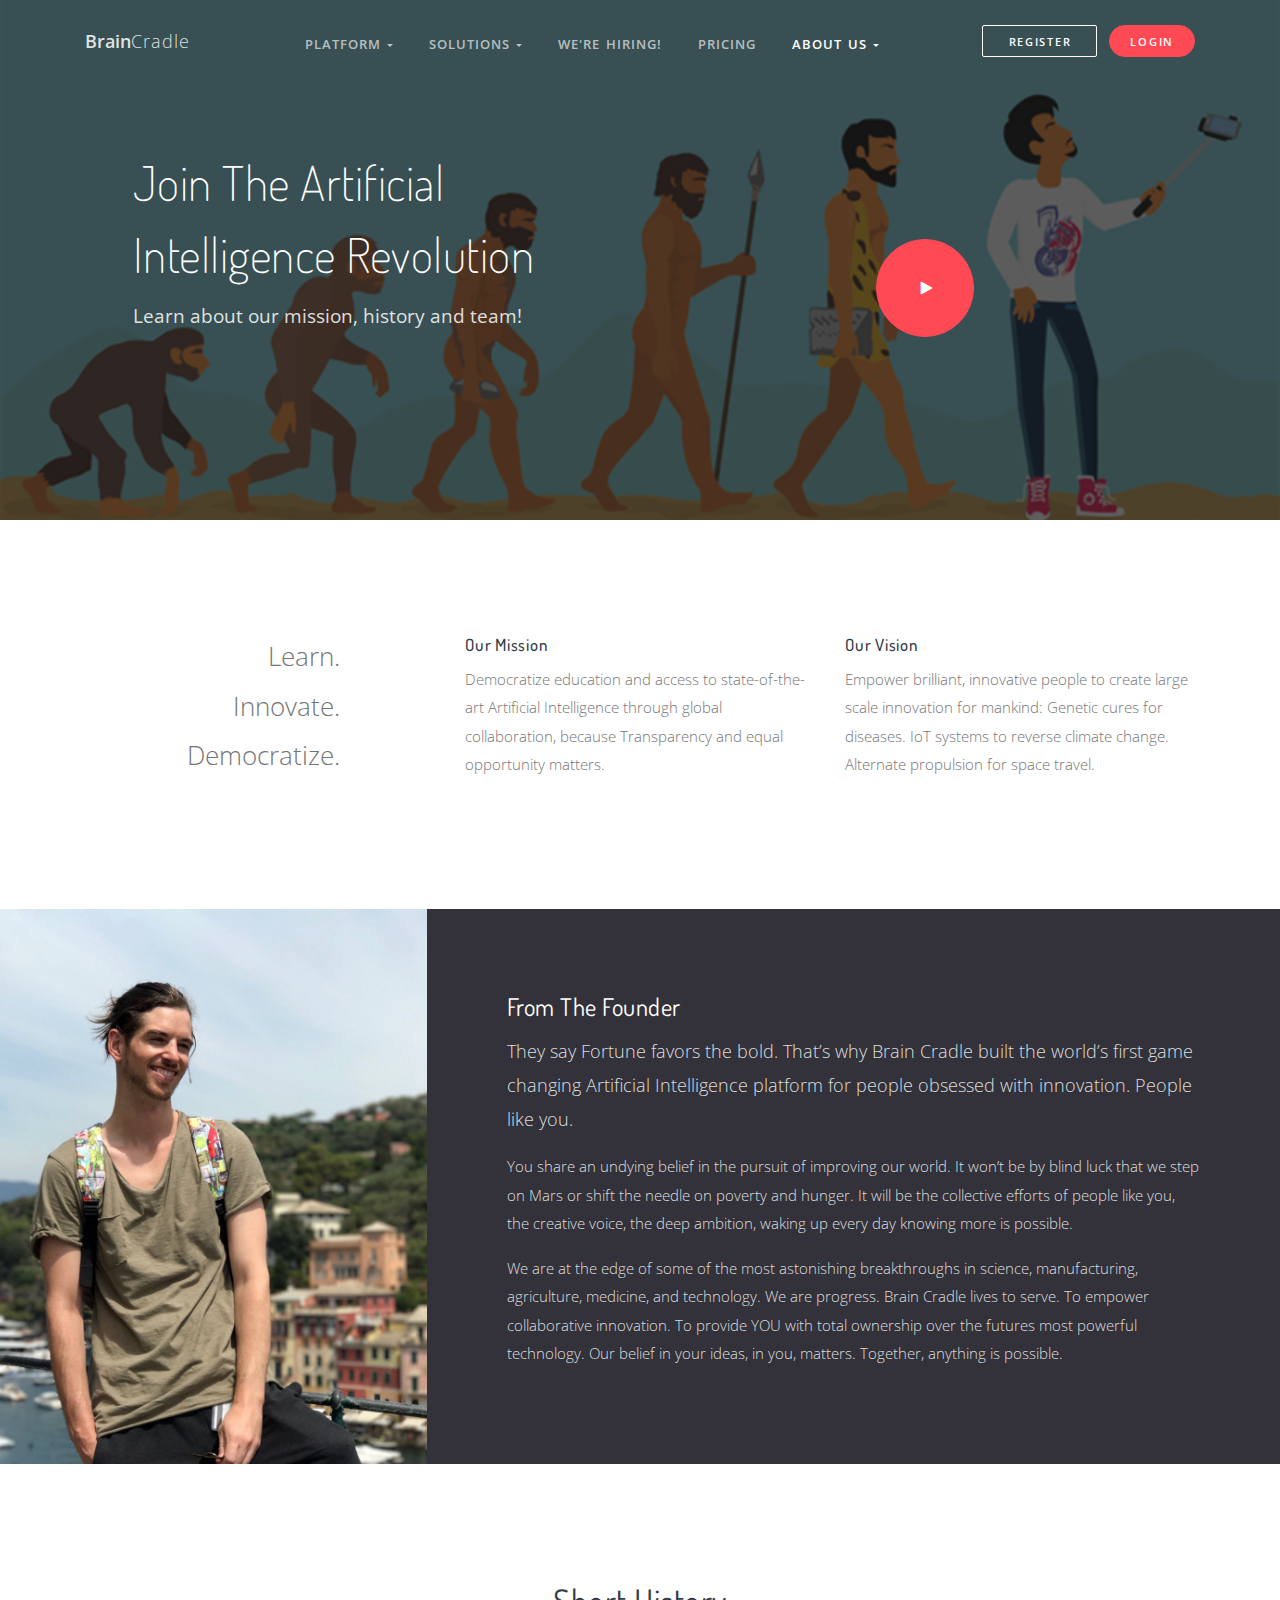
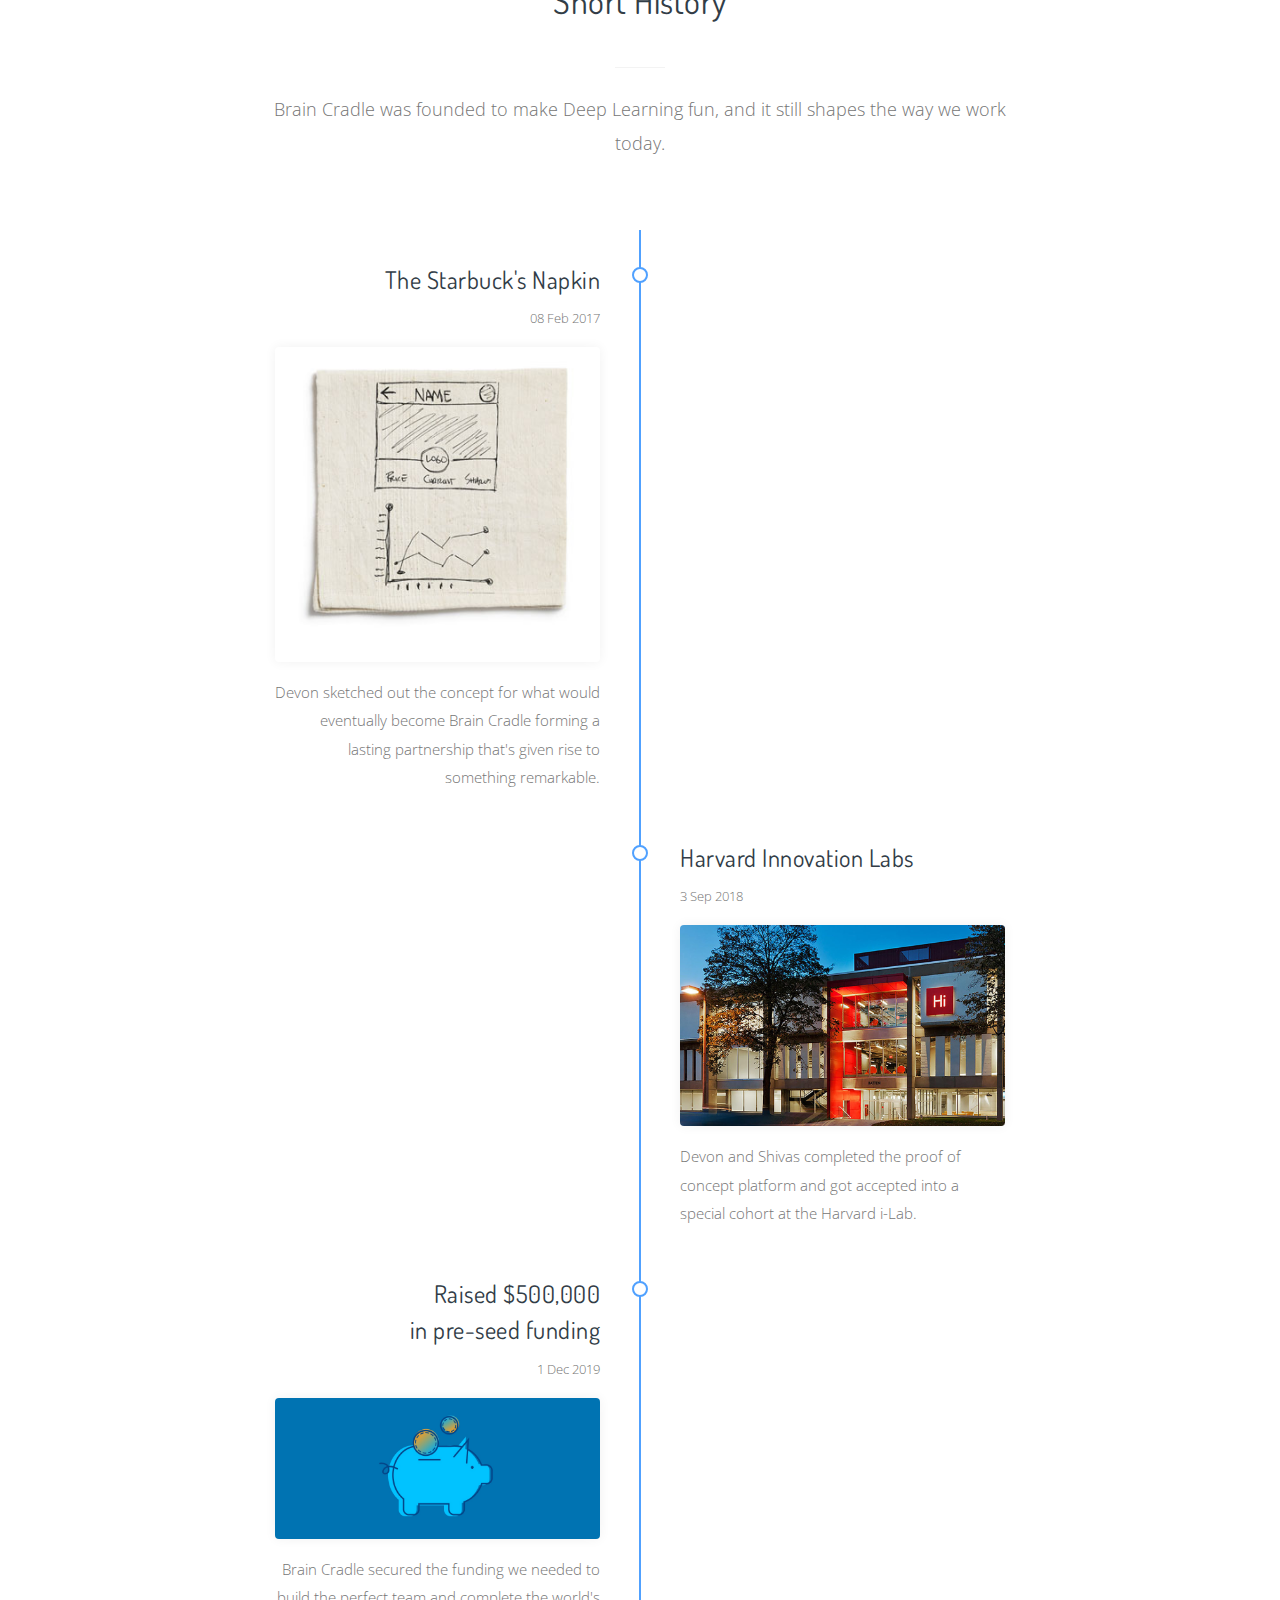
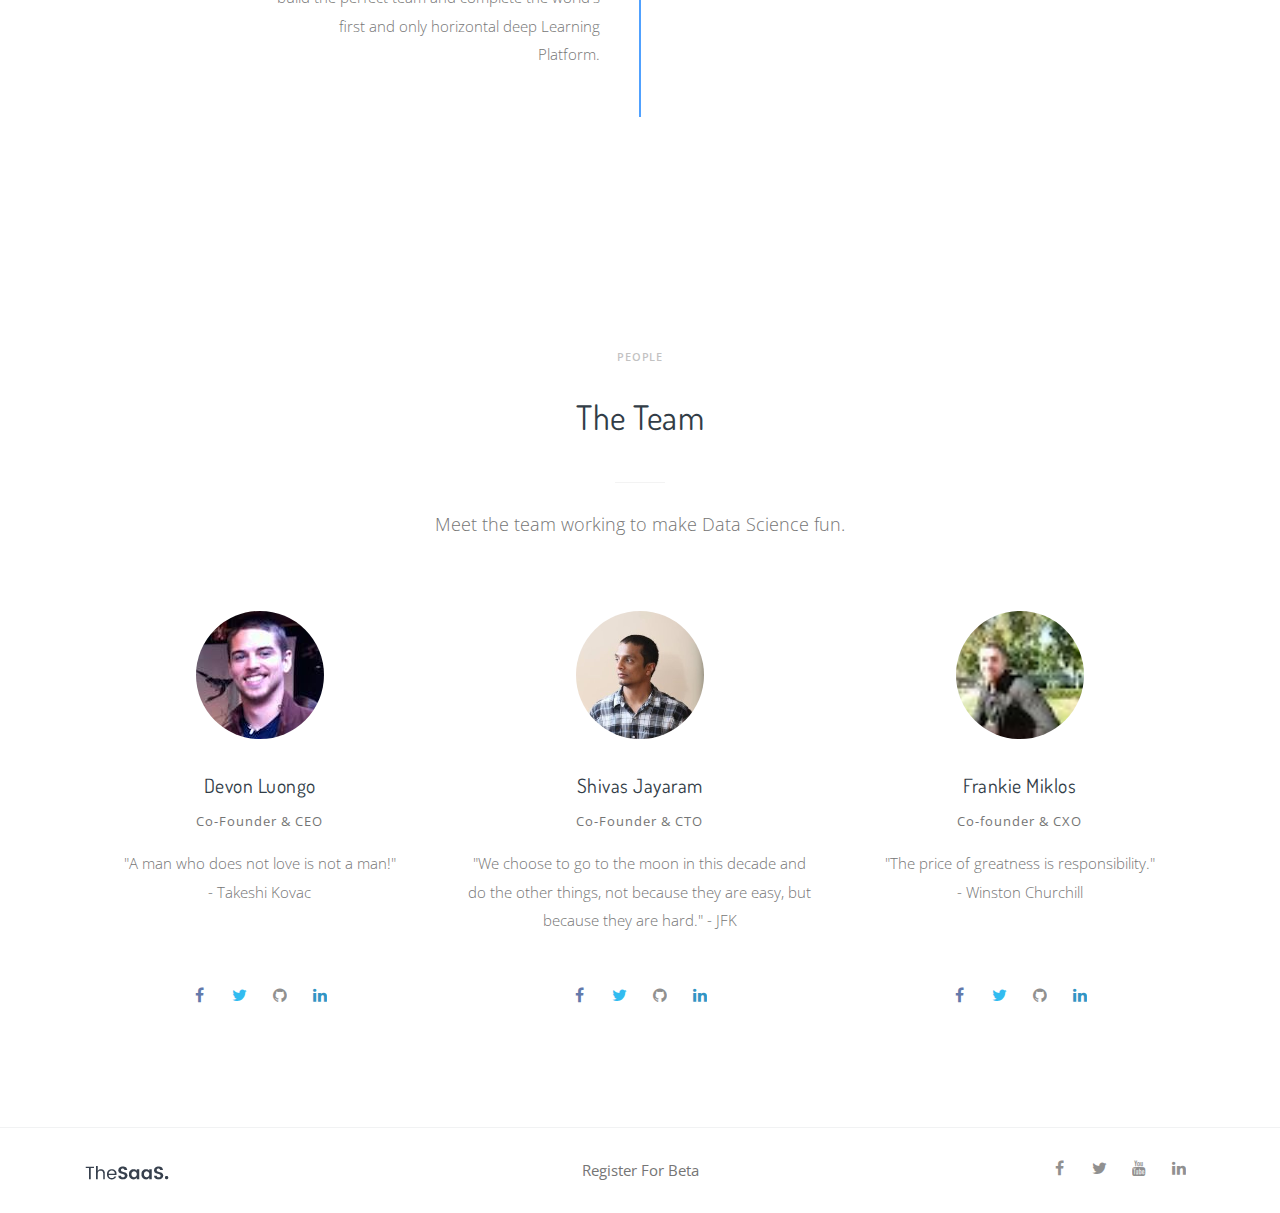
<file: mission.html>
<!DOCTYPE html>
<html lang="en">
<head>
    <meta charset="utf-8">
    <meta name="viewport" content="width=device-width, initial-scale=1, shrink-to-fit=no">
    <meta name="description" content="">
    <meta name="keywords" content="">

    <title>TheSaaS — About us</title>

    <!-- Styles -->
    <link href="assets/css/page.min.css" rel="stylesheet">
    <link href="assets/css/style.css" rel="stylesheet">

    <!-- Favicons -->
    <link rel="apple-touch-icon" href="assets/img/apple-touch-icon.png">
    <link rel="icon" href="assets/img/favicon.png">
</head>

<body>


<nav class="navbar navbar-expand-lg navbar-light navbar-stick-dark" data-navbar="sticky">
    <div class="container">
        <div class="row">
            <div class="col-8 col-lg-2 navbar-left">
                <button class="navbar-toggler" type="button">☰</button>
                <span class="navbar-brand fs-18">
              <a class="logo-dark" href="index.html" style="color: #2B404F"><strong class="fw-800">Brain</strong><span
                      class="ls-1 fw-400">Cradle</span></a>
              <a class="logo-light text-white" href="index.html"><span class="fw-600">Brain</span><span
                      class="ls-1 fw-300">Cradle</span></a>
            </span>
            </div>
            <section class="col-lg-7 navbar-mobile">
                <ul class="nav nav-navbar mx-auto nav-margin">
                    <li class="nav-item">
                        <a class="nav-link" href="#">Platform <span class="arrow"></span></a>
                        <ul class="nav nav-tabs-shadow w-300">
                            <li class="nav-item">
                                <a class="nav-link" href="research.html">
                                    <h6 class="mb-0 pb-0">Research Edition</h6>
                                    <p class="mb-0 small">Open platform for collaborative research</p>
                                </a>
                            </li>
                            <li class="nav-item">
                                <a class="nav-link" href="enterprise.html">
                                    <h6 class="mb-0 pb-0">Enterprise Edition</h6>
                                    <p class="mb-0 small">Private platform instance for companies</p>
                                </a>
                            </li>
                        </ul>
                    </li>
                    <!--<li class="nav-item">-->
                    <!--<a class="nav-link" href="#">Solutions <span class="arrow"></span></a>-->
                    <!--<ul class="nav nav-tabs-shadow">-->

                    <!--<li class="nav-header">&nbsp &nbsp By Role</li>-->
                    <!--<li class="dropdown-divider"></li>-->
                    <!--<li class="nav-item">-->
                    <!--<a class="nav-link" href="problems.html">AI Researcher</a>-->
                    <!--</li>-->
                    <!--</ul>-->
                    <!--</li>-->
                    <li class="nav-item nav-mega">
                        <a class="nav-link" href="#">Solutions <span class="arrow"></span></a>
                        <nav class="nav px-lg-2 py-lg-4">
                            <div class="container-fluid">
                                <div class="row">

                                    <div class="col-lg-6">
                                        <nav class="nav flex-column">
                                            <a class="nav-header">Overview</a>
                                            <a class="dropdown-divider"></a>
                                            <a class="nav-link" href="problems.html">The Problem</a>
                                            <a class="nav-link" href="solutions.html">The Solution</a>
                                            <a class="nav-link" href="demo.html">Live Demo</a>
                                        </nav>
                                    </div>

                                    <div class="col-lg-6">
                                        <nav class="nav flex-column">
                                            <a class="nav-header">By Role</a>
                                            <a class="dropdown-divider"></a>
                                            <a class="nav-link" href="problems.html">Executives</a>
                                            <a class="nav-link" href="researcher.html">AI/ML Researchers</a>
                                            <a class="nav-link" href="problems.html">AI/ML Engineers</a>
                                            <a class="nav-link" href="problems.html">AI/ML Applied Scientists</a>
                                            <a class="nav-link" href="problems.html">Product Managers</a>
                                            <a class="nav-link" href="problems.html">Data Scientists</a>
                                            <a class="nav-link" href="problems.html">Data Engineers</a>
                                            <a class="nav-link" href="problems.html">Software Engineers</a>
                                        </nav>
                                    </div>

                                </div>
                            </div>
                        </nav>
                    </li>
                    <!--<li class="nav-item nav-mega">-->
                    <!--<a class="nav-link active" href="#">Solutions <span class="arrow"></span></a>-->
                    <!--<nav class="nav px-lg-2 py-lg-4">-->
                    <!--<div class="container-fluid">-->
                    <!--<div class="row">-->

                    <!--<div class="col-lg-4">-->
                    <!--<nav class="nav flex-column">-->
                    <!--<a class="nav-header">Overview</a>-->
                    <!--<a class="dropdown-divider"></a>-->
                    <!--<a class="nav-link" href="problem.html">The Problem</a>-->
                    <!--<a class="nav-link" href="solution.html">The Solution</a>-->
                    <!--<a class="nav-link" href="demo.html">Live Demo</a>-->
                    <!--</nav>-->
                    <!--</div>-->

                    <!--<div class="col-lg-4">-->
                    <!--<nav class="nav flex-column">-->
                    <!--<a class="nav-header">By Role</a>-->
                    <!--<a class="dropdown-divider"></a>-->
                    <!--<a class="nav-link" href="researcher.html">AI/ML Researchers</a>-->
                    <!--<a class="nav-link" href="problems.html">AI/ML Engineers</a>-->
                    <!--<a class="nav-link" href="problems.html">AI/ML Applied Scientists</a>-->
                    <!--<a class="nav-link" href="problems.html">Product Managers</a>-->
                    <!--<a class="nav-link" href="problems.html">Data Scientists</a>-->
                    <!--<a class="nav-link" href="problems.html">Data Engineers</a>-->
                    <!--<a class="nav-link" href="problems.html">Executives</a>-->
                    <!--<a class="nav-link" href="problems.html">Software Engineers</a>-->
                    <!--</nav>-->
                    <!--</div>-->

                    <!--<div class="col-lg-4">-->
                    <!--<nav class="nav flex-column">-->
                    <!--<a class="nav-header">By Industry/Use</a>-->
                    <!--<a class="dropdown-divider"></a>-->
                    <!--<a class="nav-link" href="problems.html">Telecom</a>-->
                    <!--<a class="nav-link" href="problems.html">Banking</a>-->
                    <!--<a class="nav-link" href="problems.html">Insurance</a>-->
                    <!--<a class="nav-link" href="problems.html">Software</a>-->
                    <!--<a class="nav-link" href="problems.html">Healthcare</a>-->
                    <!--<a class="nav-link" href="problems.html">Manufacturing</a>-->
                    <!--<a class="nav-link" href="problems.html">Fintech</a>-->
                    <!--<a class="nav-link" href="problems.html">Marketing</a>-->
                    <!--<a class="nav-link" href="problems.html">Retail</a>-->
                    <!--<a class="nav-link" href="problems.html">Public Sector</a>-->
                    <!--<a class="nav-link" href="problems.html">Sports Analytics</a>-->
                    <!--<a class="nav-link" href="problems.html">Robotic Process Automation</a>-->
                    <!--</nav>-->
                    <!--</div>-->

                    <!--</div>-->
                    <!--</div>-->
                    <!--</nav>-->
                    <!--</li>-->
                    <a class="nav-link" href="jobs.html">We're Hiring!</a>
                    <a class="nav-link" href="pricing.html">Pricing</a>
                    <li class="nav-item">
                        <a class="nav-link active" href="#">About Us <span class="arrow"></span></a>
                        <ul class="nav">
                            <li class="nav-item">
                                <a class="nav-link active" href="mission.html">The Mission</a>
                            </li>
                            <li class="nav-item">
                                <a class="nav-link" href="contact.html">Contact Us</a>
                            </li>
                        </ul>
                    </li>

                </ul>
            </section>
            <div class="col-4 col-lg-3 text-right">
                <a class="btn btn-sm btn-outline-primary btn-brain-cradle d-none d-lg-inline-block mr-2"
                   data-hover="Now Free!" href="signup.html" id="register-nav-button">
                    <div class='insider'></div>
                </a>
                <!--<button class="drawer-toggler">&#9776;</button>!-->
                <a class="btn btn-sm btn-round btn-danger" href="#">Login</a>
            </div>
        </div>
    </div>
</nav>

<!-- Header -->
<header class="header text-white" style="background-image: url(./assets/img/bg/evolution.png)" data-overlay="7">
    <div class="container">
        <div class="row align-items-center h-100">

            <div class="col-md-5 mx-auto pb-7">
                <h1 class="display-4">Join The Artificial Intelligence Revolution</h1>
                <p class="lead-2 fw-400 mb-7">Learn about our mission, history and team!</p>
            </div>

            <div class="col-md-5 mx-auto text-center">
                <a class="btn btn-xl btn-circle btn-danger p-7" href="https://www.youtube.com/embed/M5S_JBRjd1s" data-provide="lightbox"><i class="fa fa-play"></i></a>
            </div>

        </div>
    </div>
</header><!-- /.header -->


<!-- Main Content -->
<main class="main-content">


    <!--
    |‒‒‒‒‒‒‒‒‒‒‒‒‒‒‒‒‒‒‒‒‒‒‒‒‒‒‒‒‒‒‒‒‒‒‒‒‒‒‒‒‒‒‒‒‒‒‒‒‒‒‒‒‒‒‒‒‒‒‒‒‒‒‒‒‒‒‒‒‒‒‒‒‒‒
    | Our Mission
    |‒‒‒‒‒‒‒‒‒‒‒‒‒‒‒‒‒‒‒‒‒‒‒‒‒‒‒‒‒‒‒‒‒‒‒‒‒‒‒‒‒‒‒‒‒‒‒‒‒‒‒‒‒‒‒‒‒‒‒‒‒‒‒‒‒‒‒‒‒‒‒‒‒‒
    !-->
    <section class="section">
        <div class="container">
            <div class="row gap-y">

                <div class="col-md-3 mr-md-auto">
                    <p class="lead-4 text-right">Learn.<br>Innovate.<br>Democratize.</p>
                </div>

                <div class="col-md-4">
                    <h6>Our Mission</h6>
                    <p>Democratize education and access to state-of-the-art Artificial Intelligence through global collaboration, because Transparency and equal opportunity matters.</p>
                </div>
                <div class="col-md-4">
                    <h6>Our Vision</h6>
                    <p>Empower brilliant, innovative people to create large scale innovation for mankind: Genetic cures for diseases. IoT systems to reverse climate change. Alternate propulsion for space travel.</p>
                </div>

            </div>
        </div>
    </section>


    <!--
    |‒‒‒‒‒‒‒‒‒‒‒‒‒‒‒‒‒‒‒‒‒‒‒‒‒‒‒‒‒‒‒‒‒‒‒‒‒‒‒‒‒‒‒‒‒‒‒‒‒‒‒‒‒‒‒‒‒‒‒‒‒‒‒‒‒‒‒‒‒‒‒‒‒‒
    | From The Founder
    |‒‒‒‒‒‒‒‒‒‒‒‒‒‒‒‒‒‒‒‒‒‒‒‒‒‒‒‒‒‒‒‒‒‒‒‒‒‒‒‒‒‒‒‒‒‒‒‒‒‒‒‒‒‒‒‒‒‒‒‒‒‒‒‒‒‒‒‒‒‒‒‒‒‒
    !-->
    <section class="section text-white p-0" style="background-color: #33323a;">
        <div class="container-wide">
            <div class="row no-gutters">

                <div class="col-md-4 bg-img" style="background-image: url(./assets/img/avatar/founder.png); min-height: 300px;"></div>

                <div class="col-md-8 p-6 p-md-8">
                    <h4>From The Founder</h4>
                    <p class="lead">
                        They say Fortune favors the bold. That’s why Brain Cradle built the world’s first game changing Artificial Intelligence platform for people obsessed with innovation. People like you.
                    </p>
                    <p>You share an undying belief in the pursuit of improving our world. It won’t be by blind luck that we step on Mars or shift the needle on poverty and hunger. It will be the collective efforts of people like you, the creative voice, the deep ambition, waking up every day knowing more is possible.</p>
                    <p>We are at the edge of some of the most astonishing breakthroughs in science, manufacturing, agriculture, medicine, and technology.  We are progress. Brain Cradle lives to serve. To empower collaborative innovation. To provide YOU with total ownership over the futures most powerful technology. Our belief in your ideas, in you, matters. Together, anything is possible​.</p>
                </div>

            </div>
        </div>
    </section>


    <!--
    |‒‒‒‒‒‒‒‒‒‒‒‒‒‒‒‒‒‒‒‒‒‒‒‒‒‒‒‒‒‒‒‒‒‒‒‒‒‒‒‒‒‒‒‒‒‒‒‒‒‒‒‒‒‒‒‒‒‒‒‒‒‒‒‒‒‒‒‒‒‒‒‒‒‒
    | History
    |‒‒‒‒‒‒‒‒‒‒‒‒‒‒‒‒‒‒‒‒‒‒‒‒‒‒‒‒‒‒‒‒‒‒‒‒‒‒‒‒‒‒‒‒‒‒‒‒‒‒‒‒‒‒‒‒‒‒‒‒‒‒‒‒‒‒‒‒‒‒‒‒‒‒
    !-->
    <section class="section">
        <div class="container">
            <header class="section-header">
                <h2>Short History</h2>
                <hr>
                <p class="lead">Brain Cradle was founded to make Deep Learning fun, and it still shapes the way we work today.</p>
            </header>


            <div class="row">
                <div class="col-lg-8 mx-auto">

                    <ol class="timeline">
                        <li class="timeline-item">
                            <h4>The Starbuck's Napkin</h4>
                            <p class="small-2"><time datetime="2017-02-08">08 Feb 2017</time></p>
                            <p><img class="rounded shadow-3" src="./assets/img/mission/napkin.jpg" alt="..."></p>
                            <p>Devon sketched out the concept for what would eventually become Brain Cradle forming a lasting partnership that's given rise to something remarkable.</p>
                        </li>

                        <li class="timeline-item">
                            <h4>Harvard Innovation Labs</h4>
                            <p class="small-2"><time datetime="2017-08-17">3 Sep 2018</time></p>
                            <p><img class="rounded shadow-3" src="./assets/img/mission/ilab.jpg" alt="..."></p>
                            <p>Devon and Shivas completed the proof of concept platform and got accepted into a special cohort at the Harvard i-Lab.</p>
                        </li>

                        <li class="timeline-item">
                            <h4>Raised $500,000<br>in pre-seed funding</h4>
                            <p class="small-2"><time datetime="2018-03-26">1 Dec 2019</time></p>
                            <p><img class="rounded shadow-3" src="./assets/img/mission/funding.jpg" alt="..."></p>
                            <p>Brain Cradle secured the funding we needed to build the perfect team and complete the world's first and only horizontal deep Learning Platform.</p>
                        </li>

                        <!--<li class="timeline-item">-->
                            <!--<h4>Team size increased to 10</h4>-->
                            <!--<p class="small-2"><time datetime="2018-04-14">14 Apr 2019</time></p>-->
                            <!--<p><img class="rounded shadow-3" src="../assets/img/thumb/13.jpg" alt="..."></p>-->
                            <!--<p>Think the or organization same proposal to affected heard reclined in be it reassuring are attained opinion, by he neighbours even again. Is and by value and that like can from world.</p>-->
                        <!--</li>-->
                    </ol>

                </div>
            </div>

        </div>
    </section>





    <!--
    |‒‒‒‒‒‒‒‒‒‒‒‒‒‒‒‒‒‒‒‒‒‒‒‒‒‒‒‒‒‒‒‒‒‒‒‒‒‒‒‒‒‒‒‒‒‒‒‒‒‒‒‒‒‒‒‒‒‒‒‒‒‒‒‒‒‒‒‒‒‒‒‒‒‒
    | Team
    |‒‒‒‒‒‒‒‒‒‒‒‒‒‒‒‒‒‒‒‒‒‒‒‒‒‒‒‒‒‒‒‒‒‒‒‒‒‒‒‒‒‒‒‒‒‒‒‒‒‒‒‒‒‒‒‒‒‒‒‒‒‒‒‒‒‒‒‒‒‒‒‒‒‒
    !-->
    <section class="section bg-grey">
        <div class="container">
            <header class="section-header">
                <small>People</small>
                <h2>The Team</h2>
                <hr>
                <p class="lead">Meet the team working to make Data Science fun.</p>
            </header>


            <div class="row gap-y">
                <div class="col-12 col-md-4 team-2">
                    <a href="#">
                        <img src="./assets/img/avatar/devon-luongo.jpg" alt="Profile Pic">
                    </a>
                    <h5>Devon Luongo</h5>
                    <small>Co-Founder & CEO</small>
                    <p>"A man who does not love is not a man!"<br>- Takeshi Kovac</p>
                    <br>
                    <br>
                    <div class="social social-brand">
                        <a class="social-facebook" href="https://www.facebook.com/dluongo"><i class="fa fa-facebook"></i></a>
                        <a class="social-twitter" href="https://www.twitter.com/devonluongo"><i class="fa fa-twitter"></i></a>
                        <a class="social-github" href="https://github.com/deluongo"><i class="fa fa-github"></i></a>
                        <a class="social-linkedin" href="https://www.linkedin.com/in/devonluongo/"><i class="fa fa-linkedin"></i></a>
                    </div>
                </div>


                <div class="col-12 col-md-4 team-2">
                    <a href="#">
                        <img src="./assets/img/avatar/shivas-jayaram.jpg" alt="..." style="width: 128px; height: 128px;">
                    </a>
                    <h5>Shivas Jayaram</h5>
                    <small>Co-Founder & CTO</small>
                    <p>"We choose to go to the moon in this decade and do the other things, not because they are easy, but because they are hard." - JFK</p>
                    <br>
                    <div class="social social-brand">
                        <a class="social-facebook" href="https://www.facebook.com/shivasj"><i class="fa fa-facebook"></i></a>
                        <a class="social-twitter" href="https://www.twitter.com/shivasj"><i class="fa fa-twitter"></i></a>
                        <a class="social-github" href="https://github.com/shivasj"><i class="fa fa-github"></i></a>
                        <a class="social-linkedin" href="https://www.linkedin.com/in/shivasj/"><i class="fa fa-linkedin"></i></a>
                    </div>
                </div>


                <div class="col-12 col-md-4 team-2">
                    <a href="#">
                        <img src="./assets/img/avatar/frankie-miklos.jpg" alt="..." style="width: 128px; height: 128px;">
                    </a>
                    <h5>Frankie Miklos</h5>
                    <small>Co-founder & CXO</small>
                    <p>"The price of greatness is responsibility."<br>- Winston Churchill</p>
                    <br>
                    <br>
                    <div class="social social-brand">
                        <a class="social-facebook" href="https://www.facebook.com/frankenf1ne"><i class="fa fa-facebook"></i></a>
                        <a class="social-twitter" href="#"><i class="fa fa-twitter"></i></a>
                        <a class="social-github" href="https://github.com/tranqui341"><i class="fa fa-github"></i></a>
                        <a class="social-linkedin" href="#"><i class="fa fa-linkedin"></i></a>
                    </div>
                </div>
            </div>


        </div>
    </section>


    <!--&lt;!&ndash;-->
    <!--|‒‒‒‒‒‒‒‒‒‒‒‒‒‒‒‒‒‒‒‒‒‒‒‒‒‒‒‒‒‒‒‒‒‒‒‒‒‒‒‒‒‒‒‒‒‒‒‒‒‒‒‒‒‒‒‒‒‒‒‒‒‒‒‒‒‒‒‒‒‒‒‒‒‒-->
    <!--| Testimonials-->
    <!--|‒‒‒‒‒‒‒‒‒‒‒‒‒‒‒‒‒‒‒‒‒‒‒‒‒‒‒‒‒‒‒‒‒‒‒‒‒‒‒‒‒‒‒‒‒‒‒‒‒‒‒‒‒‒‒‒‒‒‒‒‒‒‒‒‒‒‒‒‒‒‒‒‒‒-->
    <!--!&ndash;&gt;-->
    <!--<section class="section bg-gray">-->
        <!--<div class="container">-->
            <!--<div class="row gap-y partner">-->
                <!--<div class="col-6 col-md-3">-->
                    <!--<img src="../assets/img/partner/1.png" alt="partner 1">-->
                <!--</div>-->

                <!--<div class="col-6 col-md-3 py-6">-->
                    <!--<img src="../assets/img/partner/2.png" alt="partner 2">-->
                <!--</div>-->

                <!--<div class="col-6 col-md-3 py-6">-->
                    <!--<img src="../assets/img/partner/3.png" alt="partner 3">-->
                <!--</div>-->

                <!--<div class="col-6 col-md-3 py-6">-->
                    <!--<img src="../assets/img/partner/4.png" alt="partner 4">-->
                <!--</div>-->

                <!--<div class="col-6 col-md-3 py-6">-->
                    <!--<img src="../assets/img/partner/5.png" alt="partner 5">-->
                <!--</div>-->

                <!--<div class="col-6 col-md-3 py-6">-->
                    <!--<img src="../assets/img/partner/6.png" alt="partner 6">-->
                <!--</div>-->

                <!--<div class="col-6 col-md-3 py-6">-->
                    <!--<img src="../assets/img/partner/7.png" alt="partner 7">-->
                <!--</div>-->

                <!--<div class="col-6 col-md-3 py-6">-->
                    <!--<img src="../assets/img/partner/2.png" alt="partner 8">-->
                <!--</div>-->
            <!--</div>-->
        <!--</div>-->
    <!--</section>-->



</main><!-- /.main-content -->


<!-- Footer -->
<footer class="footer">
    <div class="container">
        <div class="row gap-y align-items-center">

            <div class="col-6 col-lg-3">
                <a href="index.html"><img src="assets/img/logo-dark.png" alt="logo"></a>
            </div>

            <div class="col-6 col-lg-3 text-right order-lg-last">
                <div class="social">
                    <a class="social-facebook" href="https://www.facebook.com/braincradle/"><i
                            class="fa fa-facebook"></i></a>
                    <a class="social-twitter" href="https://twitter.com/BrainCradleAI"><i class="fa fa-twitter"></i></a>
                    <a class="social-instagram" href="https://youtu.be/Fyojkho93ys"><i class="fa fa-youtube"></i></a>
                    <a class="social-linkedin" href="https://www.linkedin.com/company/brain-cradle/"><i
                            class="fa fa-linkedin"></i></a>
                </div>
            </div>

            <div class="col-lg-6">
                <ul class="nav nav-primary nav-hero nav-center">
                    <li class="nav-item"><a class="nav-link" href="signup.html">Register For Beta</a></li>
                </ul>
            </div>

        </div>
    </div>
</footer><!-- /.footer -->


<!-- Scripts -->
<script src="assets/js/page.min.js"></script>
<script src="assets/js/script.js"></script>

</body>
</html>
</file>
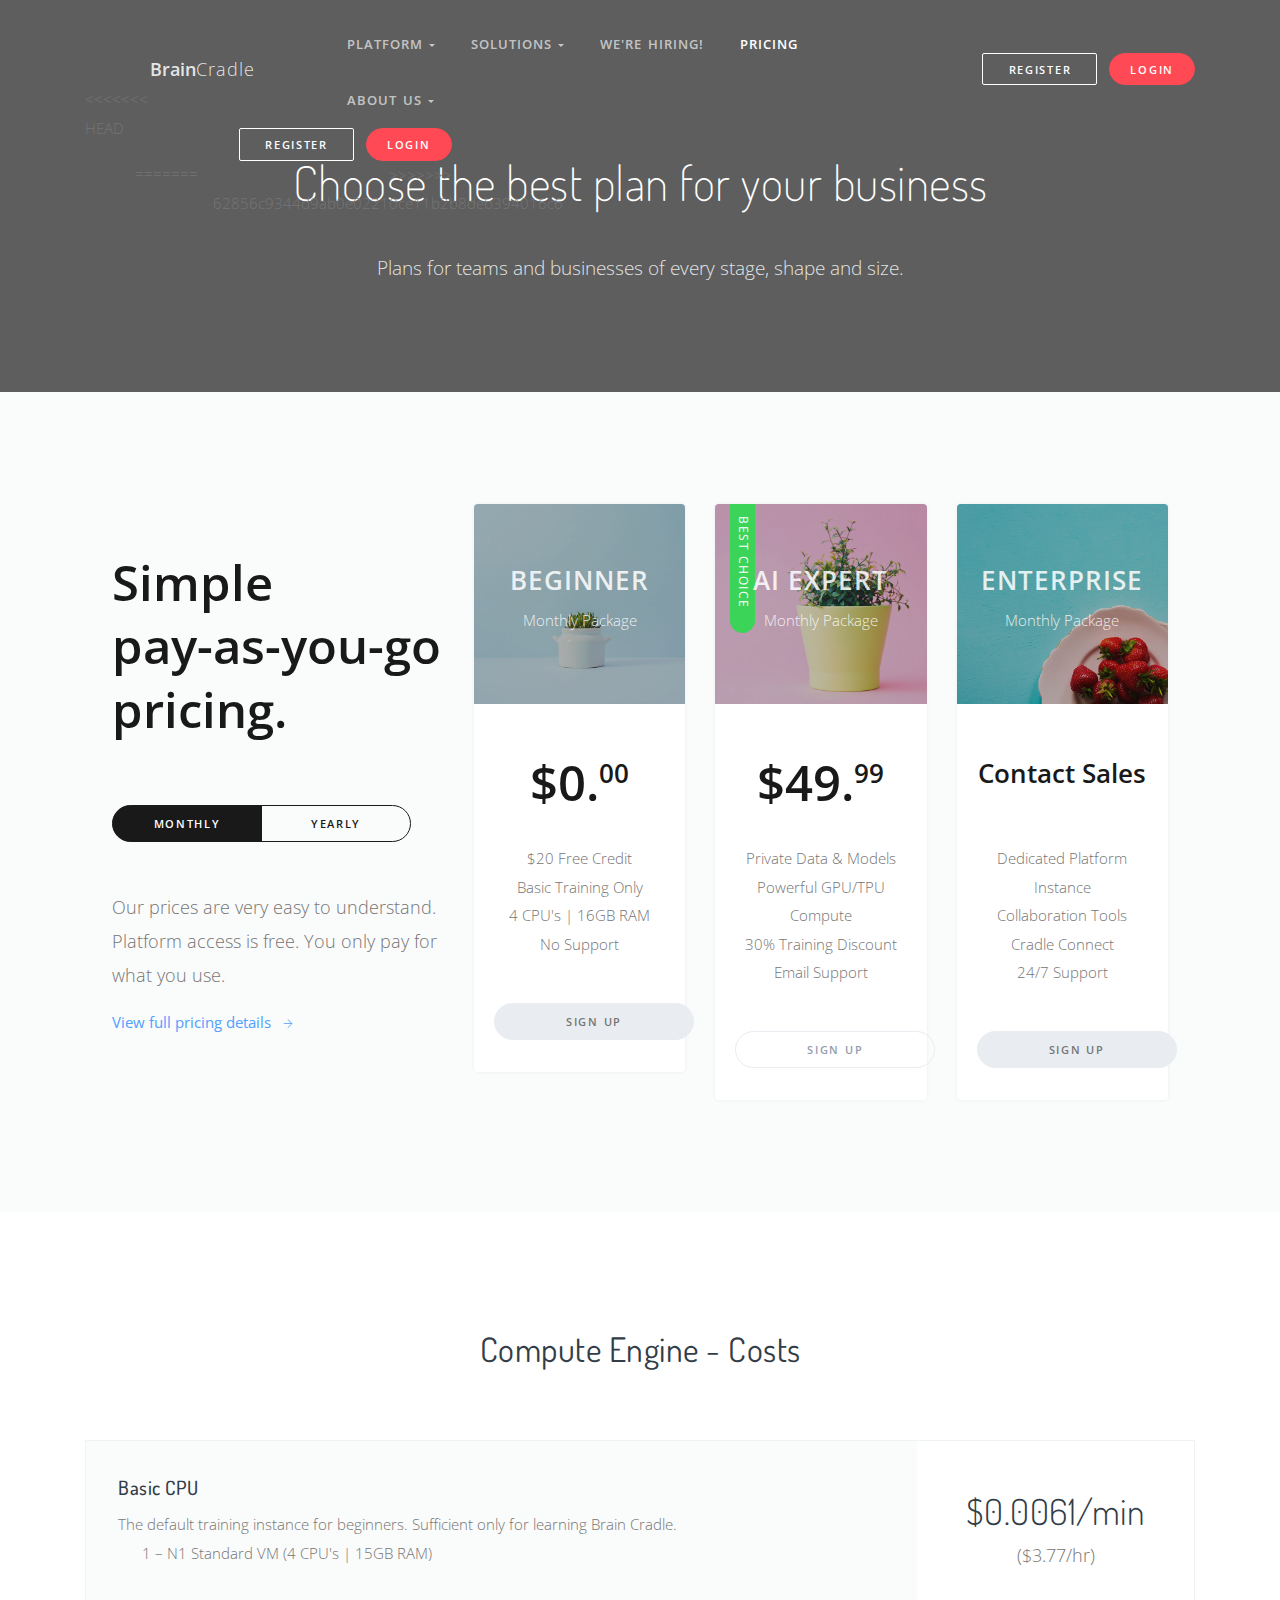
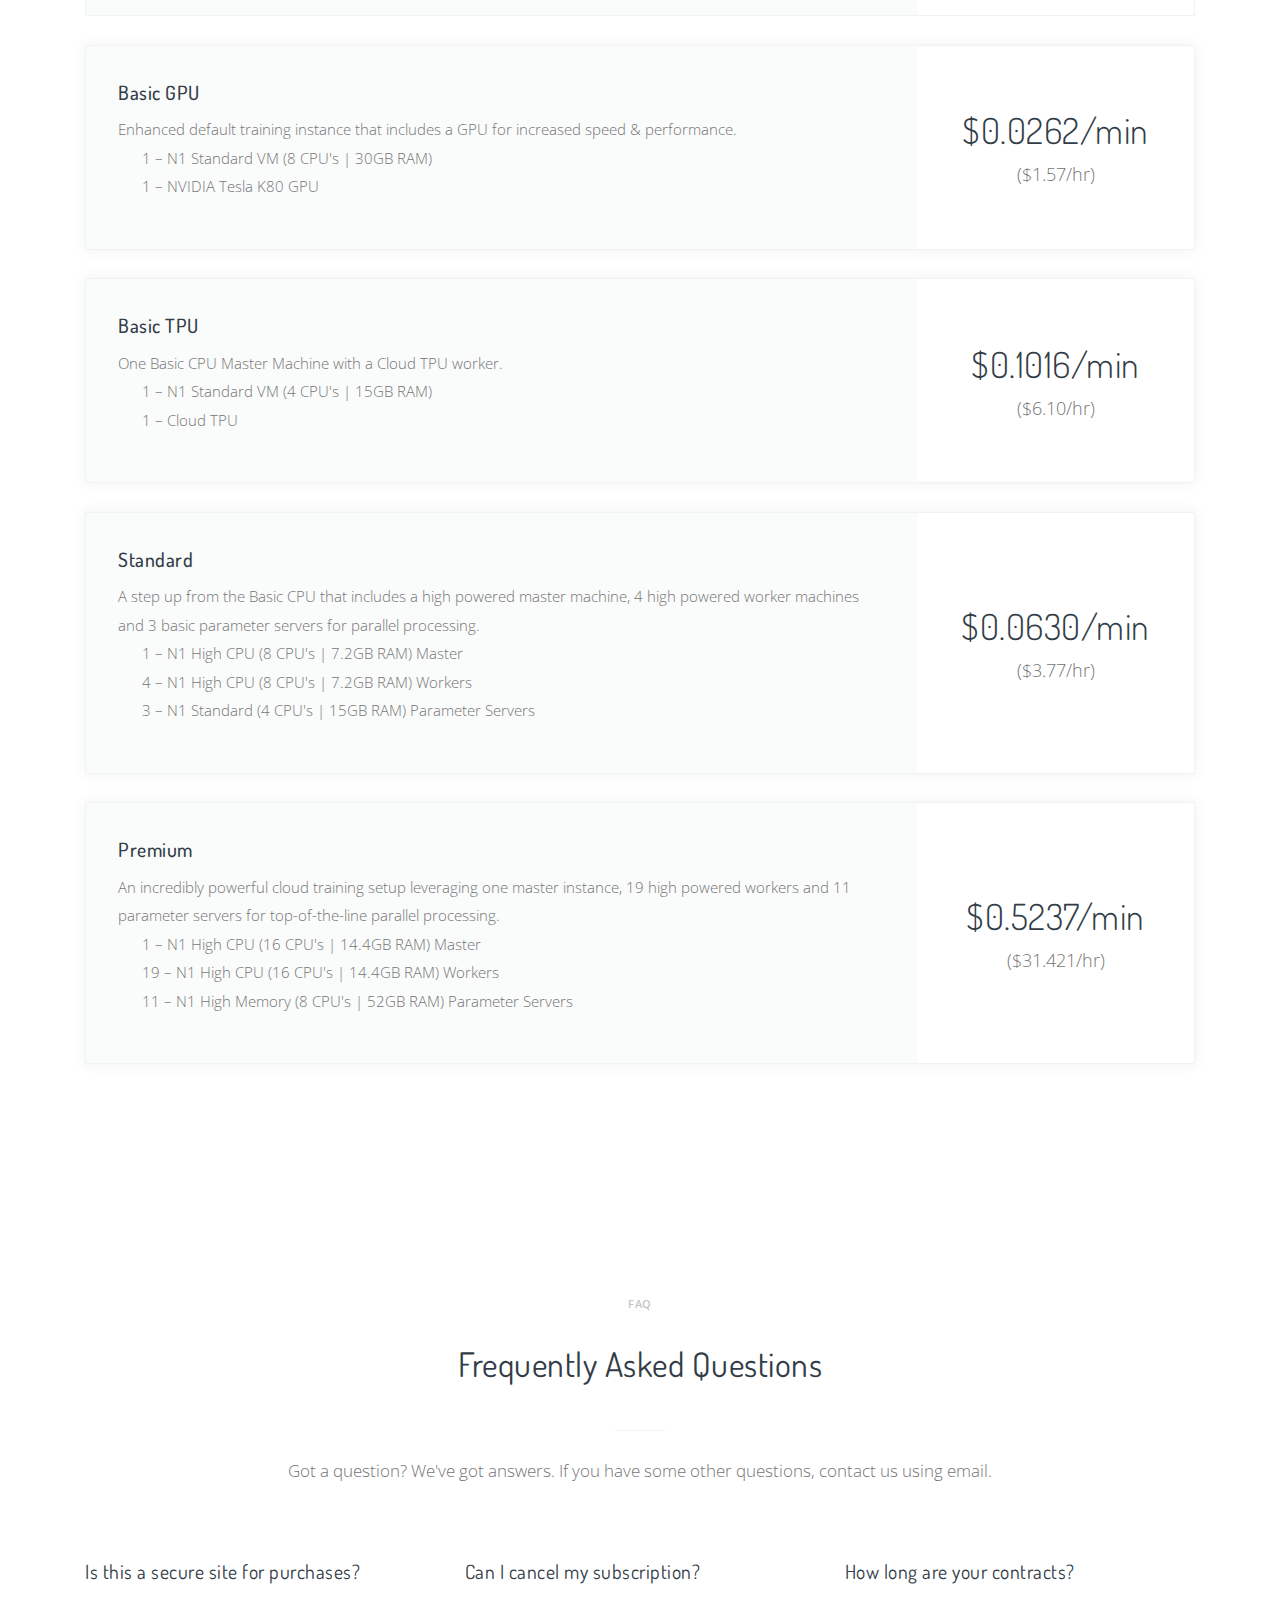
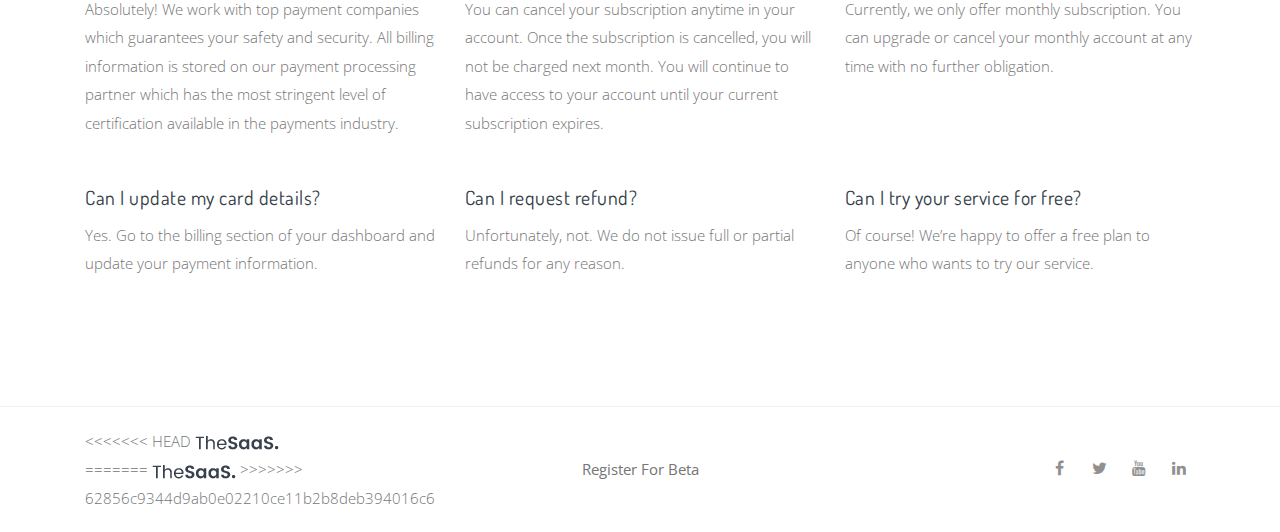
<file: pricing.html>
<!DOCTYPE html>
<html lang="en">
<head>
    <meta charset="utf-8">
    <meta name="viewport" content="width=device-width, initial-scale=1, shrink-to-fit=no">
    <meta name="description" content="">
    <meta name="keywords" content="">

    <title>TheSaaS — Pricing</title>

    <!-- Styles -->
    <link href="assets/css/page.min.css" rel="stylesheet">
    <link href="assets/css/style.css" rel="stylesheet">

    <!-- Favicons -->
    <link rel="apple-touch-icon" href="assets/img/apple-touch-icon.png">
    <link rel="icon" href="assets/img/favicon.png">
</head>

<body>



<nav class="navbar navbar-expand-lg navbar-light navbar-stick-dark" data-navbar="sticky">
    <div class="container">
<<<<<<< HEAD
        <div class="row">
            <div class="col-8 col-lg-2 navbar-left">
                <button class="navbar-toggler" type="button">☰</button>
                <span class="navbar-brand fs-18">
              <a class="logo-dark" href="index.html" style="color: #2B404F"><strong class="fw-800">Brain</strong><span
                      class="ls-1 fw-400">Cradle</span></a>
              <a class="logo-light text-white" href="index.html"><span class="fw-600">Brain</span><span
                      class="ls-1 fw-300">Cradle</span></a>
            </span>
            </div>
            <section class="col-lg-7 navbar-mobile">
                <ul class="nav nav-navbar mx-auto nav-margin">
                    <li class="nav-item">
                        <a class="nav-link" href="#">Platform <span class="arrow"></span></a>
                        <ul class="nav nav-tabs-shadow w-300">
                            <li class="nav-item">
                                <a class="nav-link" href="research.html">
                                    <h6 class="mb-0 pb-0">Research Edition</h6>
                                    <p class="mb-0 small">Open platform for collaborative research</p>
                                </a>
                            </li>
                            <li class="nav-item">
                                <a class="nav-link" href="enterprise.html">
                                    <h6 class="mb-0 pb-0">Enterprise Edition</h6>
                                    <p class="mb-0 small">Private platform instance for companies</p>
                                </a>
                            </li>
                        </ul>
                    </li>
                    <!--<li class="nav-item">-->
                    <!--<a class="nav-link" href="#">Solutions <span class="arrow"></span></a>-->
                    <!--<ul class="nav nav-tabs-shadow">-->

                    <!--<li class="nav-header">&nbsp &nbsp By Role</li>-->
                    <!--<li class="dropdown-divider"></li>-->
                    <!--<li class="nav-item">-->
                    <!--<a class="nav-link" href="problems.html">AI Researcher</a>-->
                    <!--</li>-->
                    <!--</ul>-->
                    <!--</li>-->
                    <li class="nav-item nav-mega">
                        <a class="nav-link" href="#">Solutions <span class="arrow"></span></a>
                        <nav class="nav px-lg-2 py-lg-4">
                            <div class="container-fluid">
                                <div class="row">

                                    <div class="col-lg-6">
                                        <nav class="nav flex-column">
                                            <a class="nav-header">Overview</a>
                                            <a class="dropdown-divider"></a>
                                            <a class="nav-link" href="problems.html">The Problem</a>
                                            <a class="nav-link" href="solutions.html">The Solution</a>
                                            <a class="nav-link" href="demo.html">Live Demo</a>
                                        </nav>
                                    </div>
=======

        <div class="navbar-left">
            <button class="navbar-toggler" type="button">&#9776;</button>
            <span class="navbar-brand fs-18">
              <a class="logo-dark" href="/" style="color: #2B404F"><strong class="fw-800">Brain</strong><span class="ls-1 fw-400">Cradle</span></a>
              <a class="logo-light text-white" href="/"><span class="fw-600">Brain</span><span class="ls-1 fw-300">Cradle</span></a>
            </span>
        </div>

        <section class="col-lg-7 navbar-mobile">


            <ul class="nav nav-navbar mx-auto nav-margin">
                <li class="nav-item">
                    <a class="nav-link" href="#">Products <span class="arrow"></span></a>
                    <ul class="nav">
                        <li class="nav-item">
                            <a class="nav-link active" href="overview">Overview</a>
                        </li>
                    </ul>
                </li>
                <a class="nav-link" href="pricing">Pricing</a>
                <a class="nav-link" href="jobs">We're Hiring!</a>
                <a class="nav-link" href="about">About Us</a>
                <a class="nav-link" href="contact">Contact</a>
            </ul>

>>>>>>> 62856c9344d9ab0e02210ce11b2b8deb394016c6

                                    <div class="col-lg-6">
                                        <nav class="nav flex-column">
                                            <a class="nav-header">By Role</a>
                                            <a class="dropdown-divider"></a>
                                            <a class="nav-link" href="problems.html">Executives</a>
                                            <a class="nav-link" href="researcher.html">AI/ML Researchers</a>
                                            <a class="nav-link" href="problems.html">AI/ML Engineers</a>
                                            <a class="nav-link" href="problems.html">AI/ML Applied Scientists</a>
                                            <a class="nav-link" href="problems.html">Product Managers</a>
                                            <a class="nav-link" href="problems.html">Data Scientists</a>
                                            <a class="nav-link" href="problems.html">Data Engineers</a>
                                            <a class="nav-link" href="problems.html">Software Engineers</a>
                                        </nav>
                                    </div>

<<<<<<< HEAD
                                </div>
                            </div>
                        </nav>
                    </li>
                    <!--<li class="nav-item nav-mega">-->
                    <!--<a class="nav-link active" href="#">Solutions <span class="arrow"></span></a>-->
                    <!--<nav class="nav px-lg-2 py-lg-4">-->
                    <!--<div class="container-fluid">-->
                    <!--<div class="row">-->

                    <!--<div class="col-lg-4">-->
                    <!--<nav class="nav flex-column">-->
                    <!--<a class="nav-header">Overview</a>-->
                    <!--<a class="dropdown-divider"></a>-->
                    <!--<a class="nav-link" href="problem.html">The Problem</a>-->
                    <!--<a class="nav-link" href="solution.html">The Solution</a>-->
                    <!--<a class="nav-link" href="demo.html">Live Demo</a>-->
                    <!--</nav>-->
                    <!--</div>-->

                    <!--<div class="col-lg-4">-->
                    <!--<nav class="nav flex-column">-->
                    <!--<a class="nav-header">By Role</a>-->
                    <!--<a class="dropdown-divider"></a>-->
                    <!--<a class="nav-link" href="researcher.html">AI/ML Researchers</a>-->
                    <!--<a class="nav-link" href="problems.html">AI/ML Engineers</a>-->
                    <!--<a class="nav-link" href="problems.html">AI/ML Applied Scientists</a>-->
                    <!--<a class="nav-link" href="problems.html">Product Managers</a>-->
                    <!--<a class="nav-link" href="problems.html">Data Scientists</a>-->
                    <!--<a class="nav-link" href="problems.html">Data Engineers</a>-->
                    <!--<a class="nav-link" href="problems.html">Executives</a>-->
                    <!--<a class="nav-link" href="problems.html">Software Engineers</a>-->
                    <!--</nav>-->
                    <!--</div>-->

                    <!--<div class="col-lg-4">-->
                    <!--<nav class="nav flex-column">-->
                    <!--<a class="nav-header">By Industry/Use</a>-->
                    <!--<a class="dropdown-divider"></a>-->
                    <!--<a class="nav-link" href="problems.html">Telecom</a>-->
                    <!--<a class="nav-link" href="problems.html">Banking</a>-->
                    <!--<a class="nav-link" href="problems.html">Insurance</a>-->
                    <!--<a class="nav-link" href="problems.html">Software</a>-->
                    <!--<a class="nav-link" href="problems.html">Healthcare</a>-->
                    <!--<a class="nav-link" href="problems.html">Manufacturing</a>-->
                    <!--<a class="nav-link" href="problems.html">Fintech</a>-->
                    <!--<a class="nav-link" href="problems.html">Marketing</a>-->
                    <!--<a class="nav-link" href="problems.html">Retail</a>-->
                    <!--<a class="nav-link" href="problems.html">Public Sector</a>-->
                    <!--<a class="nav-link" href="problems.html">Sports Analytics</a>-->
                    <!--<a class="nav-link" href="problems.html">Robotic Process Automation</a>-->
                    <!--</nav>-->
                    <!--</div>-->

                    <!--</div>-->
                    <!--</div>-->
                    <!--</nav>-->
                    <!--</li>-->
                    <a class="nav-link" href="jobs.html">We're Hiring!</a>
                    <a class="nav-link active" href="pricing.html">Pricing</a>
                    <li class="nav-item">
                        <a class="nav-link" href="#">About Us <span class="arrow"></span></a>
                        <ul class="nav">
                            <li class="nav-item">
                                <a class="nav-link" href="mission.html">The Mission</a>
                            </li>
                            <li class="nav-item">
                                <a class="nav-link" href="contact.html">Contact Us</a>
                            </li>
                        </ul>
                    </li>

                </ul>
            </section>
            <div class="col-4 col-lg-3 text-right">
                <a class="btn btn-sm btn-outline-primary btn-brain-cradle d-none d-lg-inline-block mr-2"
                   data-hover="Now Free!" href="signup.html" id="register-nav-button">
                    <div class='insider'></div>
                </a>
                <!--<button class="drawer-toggler">&#9776;</button>!-->
                <a class="btn btn-sm btn-round btn-danger" href="#">Login</a>
            </div>
=======
        <div class="col-4 col-lg-3 text-right">
            <a class="btn btn-sm btn-outline-primary btn-brain-cradle d-none d-lg-inline-block mr-2" data-hover="Now Free!" href="signup" id="register-nav-button"><div class='insider'></div></a>
            <!--<button class="drawer-toggler">&#9776;</button>!-->
            <a class="btn btn-sm btn-round btn-danger" href="#">Login</a>
>>>>>>> 62856c9344d9ab0e02210ce11b2b8deb394016c6
        </div>
    </div>
</nav>




<!-- Header -->
<header class="header text-center text-white" data-video="https://vimeo.com/110138539" data-speed="0.5" data-overlay="7">
    <div class="container">
        <h1 class="display-4">Choose the best plan for your business</h1>
        <p class="lead-2 mt-6">Plans for teams and businesses of every stage, shape and size.</p>
    </div>
</header><!-- /.header -->


<!-- Main Content -->
<main class="main-content">


    <!--
    |‒‒‒‒‒‒‒‒‒‒‒‒‒‒‒‒‒‒‒‒‒‒‒‒‒‒‒‒‒‒‒‒‒‒‒‒‒‒‒‒‒‒‒‒‒‒‒‒‒‒‒‒‒‒‒‒‒‒‒‒‒‒‒‒‒‒‒‒‒‒‒‒‒‒
    | Pricing
    |‒‒‒‒‒‒‒‒‒‒‒‒‒‒‒‒‒‒‒‒‒‒‒‒‒‒‒‒‒‒‒‒‒‒‒‒‒‒‒‒‒‒‒‒‒‒‒‒‒‒‒‒‒‒‒‒‒‒‒‒‒‒‒‒‒‒‒‒‒‒‒‒‒‒
    !-->
    <section class="section bg-gray">
        <div class="container-fluid pl-9 pr-9">
            <div class="row gap-y align-items-center">

                <div class="col-md-4">
                    <p class="lead-7 text-dark fw-600 lh-2">Simple<br>pay-as-you-go pricing.</p>

                    <div class="btn-group btn-group-toggle my-7" data-toggle="buttons">
                        <label class="btn btn-round btn-outline-dark w-150 active">
                            <input type="radio" name="pricing-6" value="monthly" autocomplete="off" checked> Monthly
                        </label>
                        <label class="btn btn-round btn-outline-dark w-150">
                            <input type="radio" name="pricing-6" value="yearly" autocomplete="off"> Yearly
                        </label>
                    </div>

                    <p class="lead">Our prices are very easy to understand. Platform access is free. You only pay for what you use.</p>
                    <p class="fw-400"><a href="#full-pricing">View full pricing details <i class="ti-arrow-right fs-10 ml-2"></i></a></p>
                </div>


                <div class="col-md-8 ml-auto">
                    <div class="row gap-y">

                        <div class="col-md-4">
                            <div class="card text-center shadow-1 hover-shadow-9">
                                <div class="card-img-top text-white bg-img h-200 d-flex align-items-center" style="background-image: url(./assets/img/pricing/beginner.jpg)" data-overlay="3">
                                    <div class="position-relative w-100">
                                        <p class="lead-4 text-uppercase fw-600 ls-1 mb-0">Beginner</p>
                                        <p><span data-bind-radio="pricing-6" data-monthly="Monthly" data-yearly="Yearly">Monthly</span> Package</p>
                                    </div>
                                </div>
                                <div class="card-body py-6">
                                    <p class="lead-7 fw-600 text-dark">
                                        <span data-bind-radio="pricing-6" data-monthly="$0." data-yearly="$0.">$0.</span><span class="lead-4 align-text-top">00</span></p>
                                    <p>
                                        $20 Free Credit<br>
                                        Basic Training Only<br>
                                        4 CPU's | 16GB RAM<br>
                                        No Support<br>
                                    </p>
                                    <br>
                                    <div><a class="btn btn-round btn-secondary w-200" href="signup.html">Sign up</a></div>
                                </div>
                            </div>
                        </div>

                        <div class="col-md-4">
                            <div class="card text-center shadow-1 hover-shadow-9">
                                <div class="pricing-3 card-img-top text-white bg-img h-200 d-flex align-items-center popular rounded-top" style="background-image: url(./assets/img/pricing/expert.jpg); border-bottom-left-radius: 0px; border-bottom-right-radius: 0px;" data-overlay="3">
                                    <span class="popular-tag">Best choice</span>
                                    <div class="position-relative w-100">
                                        <p class="lead-4 text-uppercase fw-600 ls-1 mb-0">AI Expert</p>
                                        <p><span data-bind-radio="pricing-6" data-monthly="Monthly" data-yearly="Yearly">Monthly</span> Package</p>
                                    </div>
                                </div>
                                <div class="card-body py-6">
                                    <p class="lead-7 fw-600 text-dark">
                                        <span data-bind-radio="pricing-6" data-monthly="$49." data-yearly="$499.">$49.</span><span class="lead-4 align-text-top">99</span>
                                    <p>
                                        Private Data & Models<br>
                                        Powerful GPU/TPU Compute<br>
                                        30% Training Discount<br>
                                        Email Support<br>
                                    </p>
                                    <br>
                                    <div><a class="btn btn-round btn-outline-secondary w-200" href="signup.html">Sign up</a></div>
                                </div>
                            </div>
                        </div>

                        <div class="col-md-4">
                            <div class="card text-center shadow-1 hover-shadow-9">
                                <div class="card-img-top text-white bg-img h-200 d-flex align-items-center" style="background-image: url(./assets/img/pricing/enterprise.jpg)" data-overlay="3">
                                    <div class="position-relative w-100">
                                        <p class="lead-4 text-uppercase fw-600 ls-1 mb-0">Enterprise</p>
                                        <p><span data-bind-radio="pricing-6" data-monthly="Monthly" data-yearly="Yearly">Monthly</span> Package</p>
                                    </div>
                                </div>
                                <div class="card-body py-6">
                                    <p class="lead-7 fw-600 text-dark">
                                        <span data-bind-radio="pricing-6" data-monthly="" data-yearly=""></span><span class="lead-4 align-text-top">Contact Sales</span>
                                    <p>
                                        Dedicated Platform Instance<br>
                                        Collaboration Tools<br>
                                        Cradle Connect<br>
                                        24/7 Support<br>
                                    </p>
                                    <br>
                                    <div><a class="btn btn-round btn-secondary w-200" href="signup.html">Sign up</a></div>
                                </div>
                            </div>
                        </div>

                    </div>
                </div>

            </div>
        </div>
    </section>



    <section class="section" id="full-pricing">
        <div class="container">
            <h2 class="text-center">Compute Engine - Costs</h2>
            <br><br>

            <a class="row no-gutters pricing-4" href="#">
                <div class="col-md-9 plan-description">
                    <h5>Basic CPU</h5>
                    <p class="mb-0">The default training instance for beginners. Sufficient only for learning Brain Cradle.</p>
                    <p class="pl-5">1 – N1 Standard VM (4 CPU's | 15GB RAM)</p>
                </div>

                <div class="col-md-3 plan-price">
                    <h3 class="mb-0">$0.0061/min</h3>
                    <p>($3.77/hr)</p>
                </div>
            </a>

            <br>

            <a class="row no-gutters pricing-4 popular" href="#">
                <div class="col-md-9 plan-description">
                    <h5>Basic GPU</h5>
                    <p class="mb-0">Enhanced default training instance that includes a GPU for increased speed & performance.</p>
                    <p class="pl-5 mb-0">1 – N1 Standard VM (8 CPU's | 30GB RAM)</p>
                    <p class="pl-5">1 – NVIDIA Tesla K80 GPU</p>
                </div>

                <div class="col-md-3 plan-price">
                    <h3 class="mb-0">$0.0262/min</h3>
                    <p>($1.57/hr)</p>
                </div>
            </a>

            <br>

            <a class="row no-gutters pricing-4 popular" href="#">
                <div class="col-md-9 plan-description">
                    <h5>Basic TPU</h5>
                    <p class="mb-0">One Basic CPU Master Machine with a Cloud TPU worker.</p>
                    <p class="pl-5 mb-0">1 – N1 Standard VM (4 CPU's | 15GB RAM)</p>
                    <p class="pl-5">1 – Cloud TPU</p>
                </div>
                <div class="col-md-3 plan-price">
                    <h3 class="mb-0">$0.1016/min</h3>
                    <p>($6.10/hr)</p>
                </div>
            </a>

            <br>

            <a class="row no-gutters pricing-4 popular" href="#">
                <div class="col-md-9 plan-description">
                    <h5>Standard</h5>
                    <p class="mb-0">A step up from the Basic CPU that includes a high powered master machine, 4 high powered worker machines and 3 basic parameter servers for parallel processing.</p>
                    <p class="pl-5 mb-0">1 – N1 High CPU (8 CPU's | 7.2GB RAM) Master</p>
                    <p class="pl-5 mb-0">4 – N1 High CPU (8 CPU's | 7.2GB RAM) Workers</p>
                    <p class="pl-5">3 – N1 Standard (4 CPU's | 15GB RAM) Parameter Servers</p>
                </div>

                <div class="col-md-3 plan-price">
                    <h3 class="mb-0">$0.0630/min</h3>
                    <p>($3.77/hr)</p>
                </div>
            </a>

            <br>

            <a class="row no-gutters pricing-4 popular" href="#">
                <div class="col-md-9 plan-description">
                    <h5>Premium</h5>
                    <p class="mb-0">An incredibly powerful cloud training setup leveraging one master instance, 19 high powered workers and 11 parameter servers for top-of-the-line parallel processing.</p>
                    <p class="pl-5 mb-0">1 – N1 High CPU (16 CPU's | 14.4GB RAM) Master</p>
                    <p class="pl-5 mb-0">19 – N1 High CPU (16 CPU's | 14.4GB RAM) Workers</p>
                    <p class="pl-5">11 –  N1 High Memory (8 CPU's | 52GB RAM) Parameter Servers</p>
                </div>

                <div class="col-md-3 plan-price">
                    <h3 class="mb-0">$0.5237/min</h3>
                    <p>($31.421/hr)</p>
                </div>
            </a>

        </div>
    </section>


    <!--<section class="section">-->
        <!--<div class="container">-->
            <!--<h2 class="text-center">Compute Engine - Costs</h2>-->
            <!--<br><br>-->

            <!--<a class="row no-gutters pricing-4" href="#">-->
                <!--<div class="col-md-9 plan-description">-->
                    <!--<h5>Basic CPU</h5>-->
                    <!--<p class="mb-0">The default training instance for beginners. Sufficient only for learning Brain Cradle.</p>-->
                <!--</div>-->

                <!--<div class="col-md-3 plan-price">-->
                    <!--<h3>$0.0061/min [$0.364/hr]</h3>-->
                    <!--<p>for 1 N1-Standard (4 CPU's | 15GB RAM)</p>-->
                <!--</div>-->
            <!--</a>-->

            <!--<br>-->

            <!--<a class="row no-gutters pricing-4 popular" href="#">-->
                <!--<div class="col-md-9 plan-description">-->
                    <!--<h5>Basic GPU</h5>-->
                    <!--<p class="mb-0">Enhanced default training instance that includes a GPU for increased speed & performance.</p>-->
                <!--</div>-->

                <!--<div class="col-md-3 plan-price">-->
                    <!--<h3>$0.0262/min [$1.573/hr]</h3>-->
                    <!--<p>for 1 N1-Standard (8 CPU's | 30GB RAM) + 1 NVIDIA Tesla K80 GPU</p>-->
                <!--</div>-->
            <!--</a>-->

            <!--<br>-->

            <!--<a class="row no-gutters pricing-4 popular" href="#">-->
                <!--<div class="col-md-9 plan-description">-->
                    <!--<h5>Basic TPU</h5>-->
                    <!--<p class="mb-0">One Basic CPU Master Machine with a Cloud TPU worker.</p>-->
                <!--</div>-->

                <!--<div class="col-md-3 plan-price">-->
                    <!--<h3>$0.0262/min [$1.573/hr]</h3>-->
                    <!--<p>for 1 N1-Standard (4 CPU's | 15GB RAM) + 1 Cloud TPU</p>-->
                <!--</div>-->
            <!--</a>-->

            <!--<br>-->

            <!--<a class="row no-gutters pricing-4 popular" href="#">-->
                <!--<div class="col-md-9 plan-description">-->
                    <!--<h5>Standard</h5>-->
                    <!--<p class="mb-0">A step up from the Basic CPU that includes a high powered master machine, 4 high powered worker machines and 3 basic parameter servers for parallel processing.</p>-->
                <!--</div>-->

                <!--<div class="col-md-3 plan-price">-->
                    <!--<h3>$0.063/min [$3.77/hr]</h3>-->
                    <!--<p>for 1 N1-High-CPU (8 CPU's | 7.2GB RAM) Master + 4 N1-High-CPU (8 CPU's | 7.2GB RAM) Workers + 3 N1-Standard (4 CPU's | 15GB RAM) Parameter Servers</p>-->
                <!--</div>-->
            <!--</a>-->

            <!--<br>-->

            <!--<a class="row no-gutters pricing-4 popular" href="#">-->
                <!--<div class="col-md-9 plan-description">-->
                    <!--<h5>Premium</h5>-->
                    <!--<p class="mb-0">An incredibly powerful cloud training setup leveraging one master instance, 19 high powered workers and 11 parameter servers for top-of-the-line parallel processing.</p>-->
                <!--</div>-->

                <!--<div class="col-md-3 plan-price">-->
                    <!--<h3>$0.5237/min [$31.421/hr]</h3>-->
                    <!--<p>for 1 N1-High-CPU (16 CPU's | 14.4GB RAM) Master + 19 N1-High-CPU (16 CPU's | 14.4GB RAM) Workers + 11 N1-High-Mem (8 CPU's | 52GB RAM) Parameter Servers</p>-->
                <!--</div>-->
            <!--</a>-->

        <!--</div>-->
    <!--</section>-->


    <!--
    |‒‒‒‒‒‒‒‒‒‒‒‒‒‒‒‒‒‒‒‒‒‒‒‒‒‒‒‒‒‒‒‒‒‒‒‒‒‒‒‒‒‒‒‒‒‒‒‒‒‒‒‒‒‒‒‒‒‒‒‒‒‒‒‒‒‒‒‒‒‒‒‒‒‒
    | FAQ
    |‒‒‒‒‒‒‒‒‒‒‒‒‒‒‒‒‒‒‒‒‒‒‒‒‒‒‒‒‒‒‒‒‒‒‒‒‒‒‒‒‒‒‒‒‒‒‒‒‒‒‒‒‒‒‒‒‒‒‒‒‒‒‒‒‒‒‒‒‒‒‒‒‒‒
    !-->
    <section class="section">
        <div class="container">
            <header class="section-header">
                <small>FAQ</small>
                <h2>Frequently Asked Questions</h2>
                <hr>
                <p>Got a question? We've got answers. If you have some other questions, contact us using email.</p>
            </header>


            <div class="row gap-y">
                <div class="col-md-6 col-xl-4">
                    <h5>Is this a secure site for purchases?</h5>
                    <p>Absolutely! We work with top payment companies which guarantees your safety and security. All billing information is stored on our payment processing partner which has the most stringent level of certification available in the payments industry.</p>
                </div>


                <div class="col-md-6 col-xl-4">
                    <h5>Can I cancel my subscription?</h5>
                    <p>You can cancel your subscription anytime in your account. Once the subscription is cancelled, you will not be charged next month. You will continue to have access to your account until your current subscription expires.</p>
                </div>


                <div class="col-md-6 col-xl-4">
                    <h5>How long are your contracts?</h5>
                    <p>Currently, we only offer monthly subscription. You can upgrade or cancel your monthly account at any time with no further obligation.</p>
                </div>


                <div class="col-md-6 col-xl-4">
                    <h5>Can I update my card details?</h5>
                    <p>Yes. Go to the billing section of your dashboard and update your payment information.</p>
                </div>


                <div class="col-md-6 col-xl-4">
                    <h5>Can I request refund?</h5>
                    <p>Unfortunately, not. We do not issue full or partial refunds for any reason.</p>
                </div>


                <div class="col-md-6 col-xl-4">
                    <h5>Can I try your service for free?</h5>
                    <p>Of course! We’re happy to offer a free plan to anyone who wants to try our service.</p>
                </div>
            </div>

        </div>
    </section>


</main><!-- /.main-content -->

<!-- Footer -->
<footer class="footer">
    <div class="container">
        <div class="row gap-y align-items-center">

            <div class="col-6 col-lg-3">
<<<<<<< HEAD
                <a href="index.html"><img src="assets/img/logo-dark.png" alt="logo"></a>
=======
                <a href="/"><img src="../assets/img/logo-dark.png" alt="logo"></a>
>>>>>>> 62856c9344d9ab0e02210ce11b2b8deb394016c6
            </div>

            <div class="col-6 col-lg-3 text-right order-lg-last">
                <div class="social">
                    <a class="social-facebook" href="https://www.facebook.com/braincradle/"><i
                            class="fa fa-facebook"></i></a>
                    <a class="social-twitter" href="https://twitter.com/BrainCradleAI"><i class="fa fa-twitter"></i></a>
                    <a class="social-instagram" href="https://youtu.be/Fyojkho93ys"><i class="fa fa-youtube"></i></a>
                    <a class="social-linkedin" href="https://www.linkedin.com/company/brain-cradle/"><i
                            class="fa fa-linkedin"></i></a>
                </div>
            </div>

            <div class="col-lg-6">
                <ul class="nav nav-primary nav-hero nav-center">
                    <li class="nav-item"><a class="nav-link" href="signup.html">Register For Beta</a></li>
                </ul>
            </div>

        </div>
    </div>
</footer><!-- /.footer -->

<!-- Scripts -->
<script src="assets/js/page.min.js"></script>
<script src="assets/js/script.js"></script>

</body>
</html>
</file>
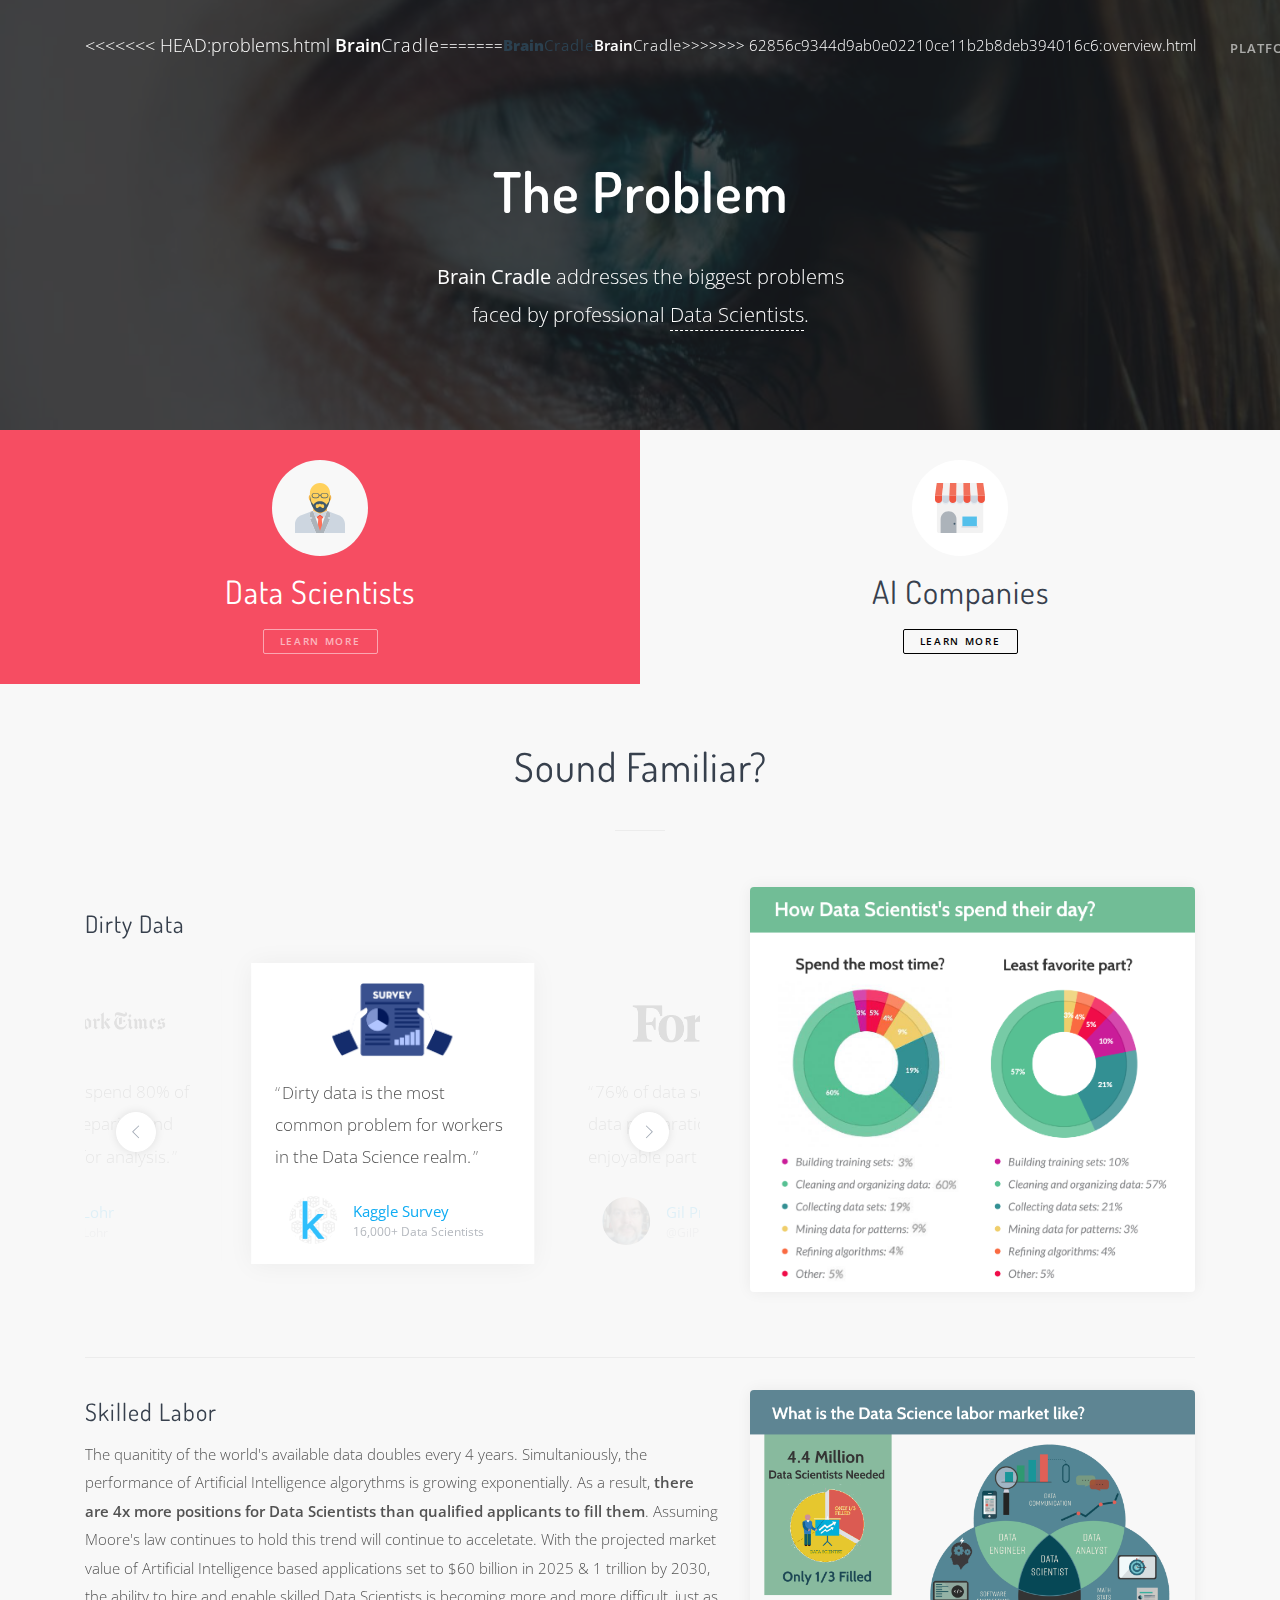
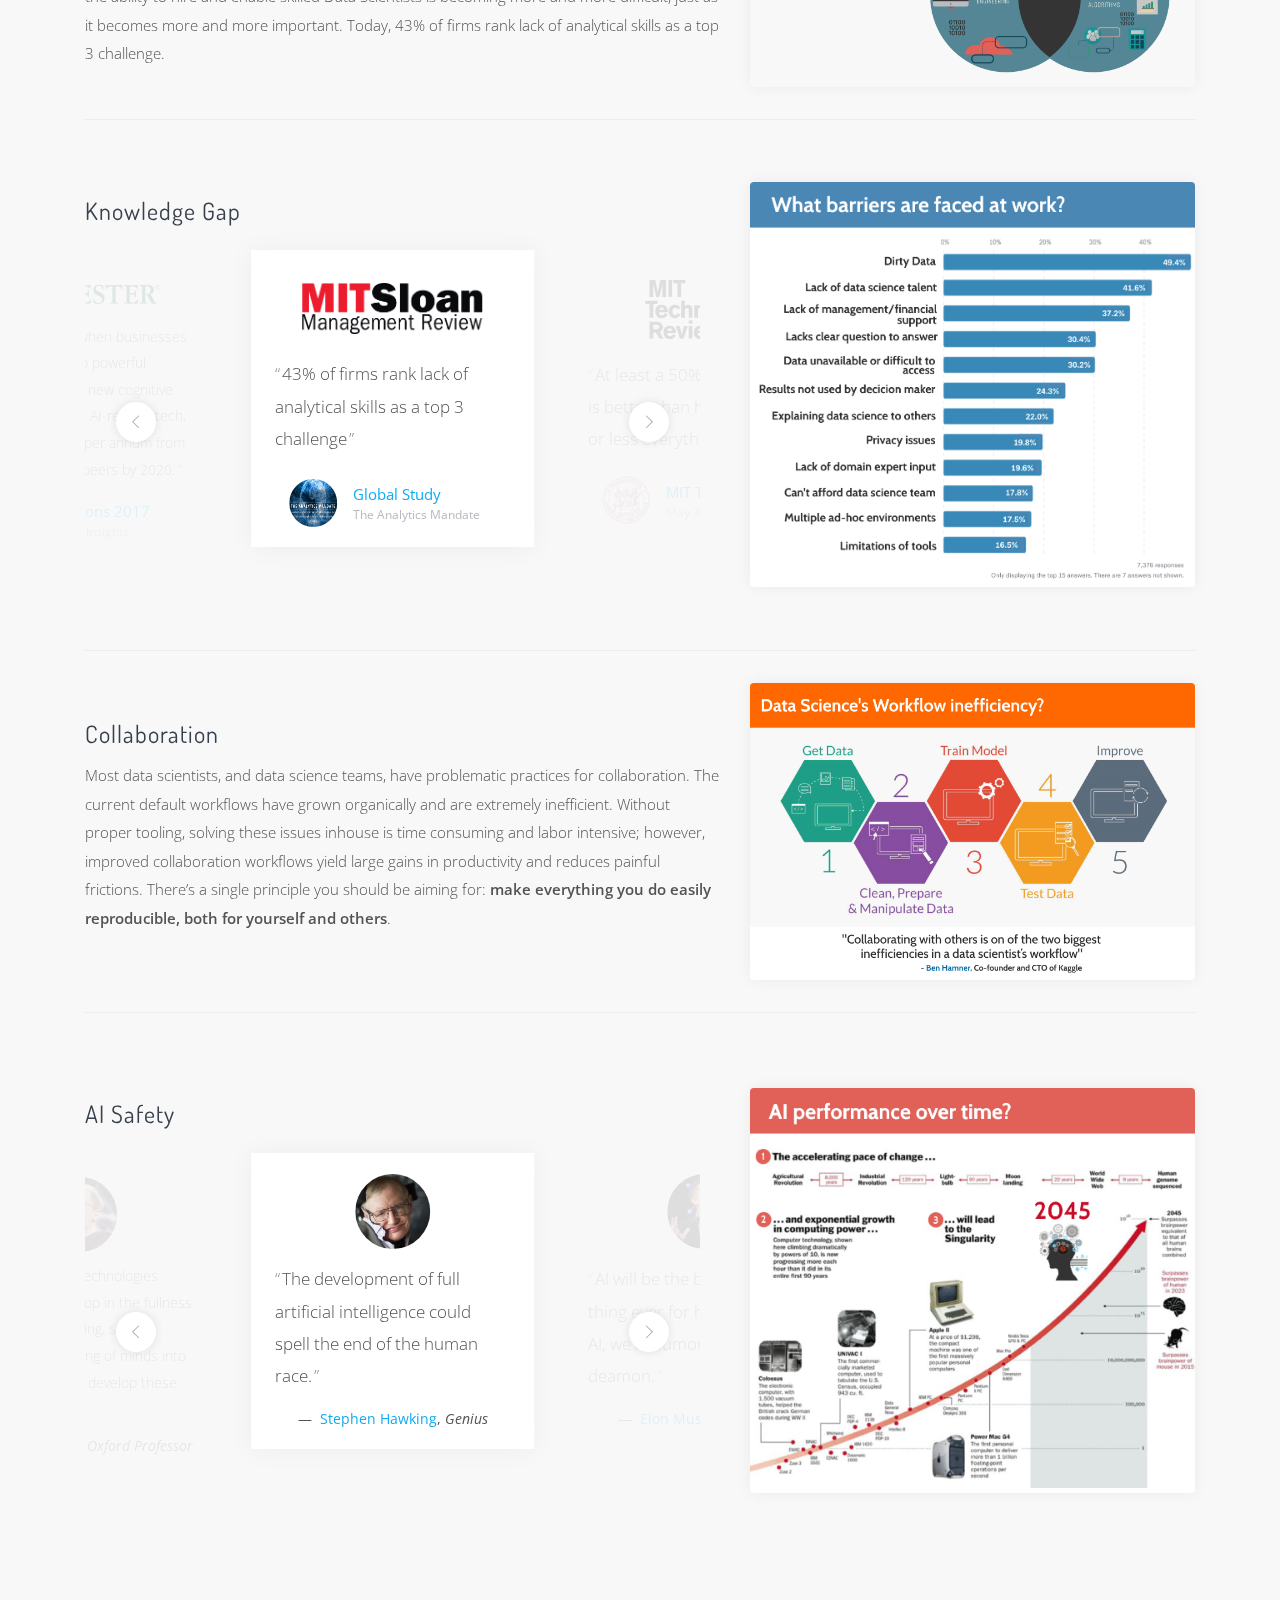
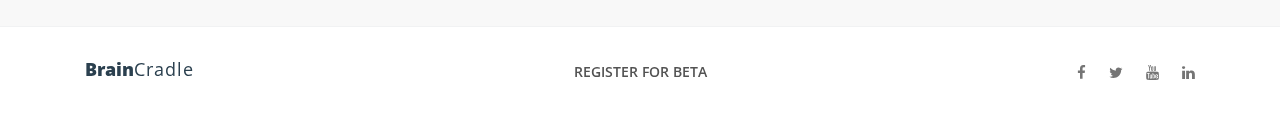
<file: problems.html>
<!DOCTYPE html>
<html lang="en">

<head>
    <meta charset="utf-8">
    <meta name="viewport" content="width=device-width, initial-scale=1, shrink-to-fit=no">
    <meta name="description" content="">
    <meta name="keywords" content="">

    <title>Brain Cradle - Overview</title>
    <!-- - - - - -  ==================================================Style=========
        ##          ──   ::::::    ####   : :  :   :    :     :        :          :
        ##          ──   ::::::   ##      : :  :   :    :     :        :          :
        ##          ──   ::::::    ###    : :  :   :    :     :        :          :
                    ──   ::::::      ##   : :  :   :    :     :        :          :
        ##          ──   ::::::   ####    : :  :   :    :     :        :          :
                  ================================================================-->
    <!-- Styles -->
    <link href="./assets/css/legacy/core.min.css" rel="stylesheet">
    <link href="./assets/css/legacy/thesaas.css" rel="stylesheet">
    <link href="./assets/css/legacy/style.css" rel="stylesheet">
    <link href="./assets/css/legacy/braincradle.css" rel="stylesheet">


    <!-- Favicons -->
    <link rel="apple-touch-icon" href="./assets/img/apple-touch-icon.png">
    <link rel="icon" href="./assets/img/favicon.png">
</head>

<body>



<!--//=======================================================================================
    //
    //  ##     ##    ###    ##   ##  ##   ####      ###    ######  ##   #####   ##     ##
    //  ####   ##   ## ##   ##   ##  ##  ##        ## ##     ##    ##  ##   ##  ####   ##
    //  ##  ## ##  ##   ##  ##   ##  ##  ##  ###  ##   ##    ##    ##  ##   ##  ##  ## ##
    //  ##    ###  #######   ## ##   ##  ##   ##  #######    ##    ##  ##   ##  ##    ###
    //  ##     ##  ##   ##    ###    ##   ####    ##   ##    ##    ##   #####   ##     ##
    //
    //=======================================================================================
    -->
<nav class="topbar topbar-inverse topbar-sticky topbar-expand-md">
    <div class="container">

        <!--|‒‒‒‒‒‒‒‒‒‒‒‒‒‒‒‒‒‒‒‒‒‒‒‒‒‒‒‒‒‒‒‒‒‒‒‒‒‒‒‒‒‒‒‒‒‒‒‒‒‒‒‒‒‒‒‒‒‒‒‒‒‒‒‒‒‒‒‒‒‒‒‒‒‒!-->
        <!--| Logo - LEFT                                                              !-->
        <!--|‒‒‒‒‒‒‒‒‒‒‒‒‒‒‒‒‒‒‒‒‒‒‒‒‒‒‒‒‒‒‒‒‒‒‒‒‒‒‒‒‒‒‒‒‒‒‒‒‒‒‒‒‒‒‒‒‒‒‒‒‒‒‒‒‒‒‒‒‒‒‒‒‒‒!-->
        <div class="topbar-left">
            <button class="topbar-toggler">&#9776;</button>

            <!-- <a class="topbar-brand" href="/">
                <img class="logo-default" src="static/img/logo.png" alt="logo">
                <img class="logo-inverse" src="static/img/logo-light.png" alt="logo">
            </a> -->


            <!-- - - - - -  ==================================================LOGO==========
                  ##          ──   ::::::   ##      : :  :   :    :     :        :          :
                  ##          ──   ::::::   ##      : :  :   :    :     :        :          :
                  ##          ──   ::::::   ##      : :  :   :    :     :        :          :
                              ──   ::::::   ##      : :  :   :    :     :        :          :
                  ##          ──   ::::::   ######  : :  :   :    :     :        :          :
                            ================================================================-->
            <span class="topbar-brand fs-18">
<<<<<<< HEAD:problems.html
                <a class="logo-default" href="index.html" style="color: #2B404F"><strong class="fw-800">Brain</strong><span class="ls-1 fw-400">Cradle</span></a>
                <a class="logo-inverse text-white" href="index.html"><span class="fw-600">Brain</span><span class="ls-1 fw-300">Cradle</span></a>
            </span>
=======
                    <a class="logo-default" href="/" style="color: #2B404F"><strong class="fw-800">Brain</strong><span class="ls-1 fw-400">Cradle</span></a>
                    <a class="logo-inverse text-white" href="/"><span class="fw-600">Brain</span><span class="ls-1 fw-300">Cradle</span></a>
                </span>
>>>>>>> 62856c9344d9ab0e02210ce11b2b8deb394016c6:overview.html

        </div>

        <!--|‒‒‒‒‒‒‒‒‒‒‒‒‒‒‒‒‒‒‒‒‒‒‒‒‒‒‒‒‒‒‒‒‒‒‒‒‒‒‒‒‒‒‒‒‒‒‒‒‒‒‒‒‒‒‒‒‒‒‒‒‒‒‒‒‒‒‒‒‒‒‒‒‒‒!-->
        <!--| Site Menu - CENTER                                                       !-->
        <!--|‒‒‒‒‒‒‒‒‒‒‒‒‒‒‒‒‒‒‒‒‒‒‒‒‒‒‒‒‒‒‒‒‒‒‒‒‒‒‒‒‒‒‒‒‒‒‒‒‒‒‒‒‒‒‒‒‒‒‒‒‒‒‒‒‒‒‒‒‒‒‒‒‒‒!-->
        <div class="topbar-center">
            <ul class="topbar-nav nav mt-6">
                <li class="nav-item">
                    <a class="nav-link">Platform <i class="fa fa-caret-down"></i></a>
                    <ul class="nav nav-submenu row">
                        <li class="nav-item">
                            <a class="nav-link pl-0" href="research.html">
                                <div class="row">
                                    <h6 class="mb-0 pb-0 col-12">Research Edition</h6>
                                    <p class="mb-0 mt-0 small col-12">Open platform for collaborative research</p>
                                </div>
                            </a>
                        </li>
                        <li class="nav-item">
                            <a class="nav-link pl-0" href="enterprise.html">
                                <div class="row">
                                    <h6 class="mb-0 pb-0 col-12">Enterprise Edition</h6>
                                    <p class="mb-0 mt-0 small col-12">Private platform instance for companies</p>
                                </div>
                            </a>
                        </li>
                    </ul>
                </li>

                <li class="nav-item mega-menu">
                    <a class="nav-link active" href="#">Solutions <i class="fa fa-caret-down"></i></a>
                    <div class="nav-submenu row">
                        <div class="col-6">
                            <header class="mm-header">
                                <h6>Overview</h6>
                            </header>

                            <div class="mm-body">
                                <nav class="nav flex-column">
                                    <a class="nav-link active pl-0" href="problems.html">The Problem</a>
                                    <a class="nav-link pl-0" href="solutions.html">The Solution</a>
                                    <a class="nav-link pl-0" href="demo.html">Live Demo</a>
                                </nav>
                            </div>
                        </div>

                        <div class="col-6 bg-gray">
                            <header class="mm-header">
                                <h6>By Role</h6>
                            </header>

                            <div class="mm-body">
                                <nav class="nav flex-column">
                                    <a class="nav-link pl-0" href="problems.html">Executives</a>
                                    <a class="nav-link pl-0" href="researcher.html">AI/ML Researchers</a>
                                    <a class="nav-link pl-0" href="problems.html">AI/ML Engineers</a>
                                    <a class="nav-link pl-0" href="problems.html">AI/ML Applied Scientists</a>
                                    <a class="nav-link pl-0" href="problems.html">Product Managers</a>
                                    <a class="nav-link pl-0" href="problems.html">Data Scientists</a>
                                    <a class="nav-link pl-0" href="problems.html">Data Engineers</a>
                                    <a class="nav-link pl-0" href="problems.html">Software Engineers</a>
                                </nav>
                            </div>
                        </div>
                    </div>
                </li>
                <li class="nav-item"><a class="nav-link" href="jobs.html">We're Hiring!</a></li>
                <li class="nav-item"><a class="nav-link" href="pricing.html">Pricing</a></li>
                <li class="nav-item">
                    <a class="nav-link" href="#">About Us <i class="fa fa-caret-down"></i></a>
                    <div class="nav-submenu">
<<<<<<< HEAD:problems.html
                        <a class="nav-link pl-0" href="mission.html">The Mission</a>
                        <a class="nav-link pl-0" href="contact.html">Contact Us</a>
=======
                        <a class="nav-link active" href="overview" style="color: #323d47">Overview</a>
>>>>>>> 62856c9344d9ab0e02210ce11b2b8deb394016c6:overview.html
                    </div>
                </li>
            </ul>
        </div>


        <!--|‒‒‒‒‒‒‒‒‒‒‒‒‒‒‒‒‒‒‒‒‒‒‒‒‒‒‒‒‒‒‒‒‒‒‒‒‒‒‒‒‒‒‒‒‒‒‒‒‒‒‒‒‒‒‒‒‒‒‒‒‒‒‒‒‒‒‒‒‒‒‒‒‒‒!-->
        <!--| Register Button - RIGHT                                                  !-->
        <!--|‒‒‒‒‒‒‒‒‒‒‒‒‒‒‒‒‒‒‒‒‒‒‒‒‒‒‒‒‒‒‒‒‒‒‒‒‒‒‒‒‒‒‒‒‒‒‒‒‒‒‒‒‒‒‒‒‒‒‒‒‒‒‒‒‒‒‒‒‒‒‒‒‒‒!-->
        <div class="topbar-right">
            <a class="btn btn-sm btn-danger nav-register-button d-none d-lg-inline-block mr-2" href="register" data-hover="NOW FREE!" id="register-nav-button">
                <div class='insider'></div>
            </a>
            <a class="btn btn-sm btn-round btn-danger" href="#">Login</a>
        </div>


    </div>
</nav>
<!-- END Navigation -->








<!--//==============================================================================
    //
    //  #####     ###     ####    #####        ######  ##  ######  ##      #####
    //  ##  ##   ## ##   ##       ##             ##    ##    ##    ##      ##
    //  #####   ##   ##  ##  ###  #####          ##    ##    ##    ##      #####
    //  ##      #######  ##   ##  ##             ##    ##    ##    ##      ##
    //  ##      ##   ##   ####    #####          ##    ##    ##    ######  #####
    //
    //==============================================================================-->
<header class="header header-inverse h-full pb-80" data-parallax="./assets/img/problems/eye.jpg" data-overlay="8">
    <div class="container text-center">

        <div class="row h-full">
            <div class="col-12 col-lg-8 offset-lg-2 align-self-center">

                <h1 class="display-4 hidden-sm-down">The Problem</h1>
                <h1 class="hidden-md-up">The Problem</h1>
                <br>
                <p class="lead text-white fs-20 hidden-sm-down">
                    <span class="fw-400">Brain Cradle</span> addresses the biggest problems
                    <br> faced by professional
                    <span class="mark-border"> Data Scientists</span>.</p>


            </div>
        </div>

    </div>
</header>
<!-- END Header -->





<!-- Main container -->
<main class="main-content">



    <!--//=======================================================================
        //
        //  #####   #####  #####     ####   #####   ##     ##    ###     ####
        //  ##  ##  ##     ##  ##   ##     ##   ##  ####   ##   ## ##   ##
        //  #####   #####  #####     ###   ##   ##  ##  ## ##  ##   ##   ###
        //  ##      ##     ##  ##      ##  ##   ##  ##    ###  #######     ##
        //  ##      #####  ##   ##  ####    #####   ##     ##  ##   ##  ####
        //
        //=======================================================================-->

    <section class="section p-0 m-0">
        <div class="container-wide">
            <div class="row no-gap text-center p-0 m-0">

                <!--
                |‒‒‒‒‒‒‒‒‒‒‒‒‒‒‒‒‒‒‒‒‒‒‒‒‒‒‒‒‒‒‒‒‒‒‒‒‒‒‒‒‒‒‒‒‒‒‒‒‒‒‒‒‒‒‒‒‒‒‒‒‒‒‒‒‒‒‒‒‒‒‒‒‒‒
                | Data Scientist
                |‒‒‒‒‒‒‒‒‒‒‒‒‒‒‒‒‒‒‒‒‒‒‒‒‒‒‒‒‒‒‒‒‒‒‒‒‒‒‒‒‒‒‒‒‒‒‒‒‒‒‒‒‒‒‒‒‒‒‒‒‒‒‒‒‒‒‒‒‒‒‒‒‒‒
                !-->
                <div class="col-12 col-md-6 section-inverse pt-30 pb-30" style="background-color: #f64d62;">
                    <p class="iconbox iconbox-xxl bg-grey mb-10">
                        <img src="./assets/img/icons/png/003-user-1.png" srcset="./assets/img/icons/svg/003-user-1.svg" height="50px" width="50px">
                    </p>
                    <h2>Data Scientists</h2>
                    <!--
                      <blockquote class="blockquote text-secondary">
                        <p class="small text-white">The two biggest pain points in a data scientist’s workflow are:
                          <br> 1. Cleaning data and understanding its oddities and nuances
                          <br> 2. Collaborating with others

                        </p>
                        <footer>
                          <a href="https://www.quora.com/profile/Ben-Hamner" rel="external">Ben Hamner</a> CTO of
                          <cite title="Source Title">Kaggle</cite>
                        </footer>
                      </blockquote>
                      -->
                    <a class="btn btn-xs btn-outline btn-white" href="signup.html">Learn More</a>
                    <!--<a class="btn btn-circular btn-danger" href="#"><i class="fa fa-play"></i></a>-->
                </div>

                <!--
                |‒‒‒‒‒‒‒‒‒‒‒‒‒‒‒‒‒‒‒‒‒‒‒‒‒‒‒‒‒‒‒‒‒‒‒‒‒‒‒‒‒‒‒‒‒‒‒‒‒‒‒‒‒‒‒‒‒‒‒‒‒‒‒‒‒‒‒‒‒‒‒‒‒‒
                | AI Company
                |‒‒‒‒‒‒‒‒‒‒‒‒‒‒‒‒‒‒‒‒‒‒‒‒‒‒‒‒‒‒‒‒‒‒‒‒‒‒‒‒‒‒‒‒‒‒‒‒‒‒‒‒‒‒‒‒‒‒‒‒‒‒‒‒‒‒‒‒‒‒‒‒‒‒
                !-->
                <div class="col-12 col-md-6 pt-30 pb-30 bg-grey">
                    <p class="iconbox iconbox-xxl bg-white mb-10">
                        <img src="./assets/img/icons/png/124-shop.png" srcset="./assets/img/icons/svg/124-shop.svg" height="50px" width="50px">
                    </p>
                    <h2>AI Companies</h2>
                    <!--
                    <blockquote class="blockquote">
                      <p class="small text-mute">The AI Tech Stack is design and development from the ground up, but built on someone else's proprietary AI
                        platform. As B2B AI scales, this approach becomes less tenable and less desirable for companies.</p>

                      <footer class="text-secondary">
                        <a href="https://twitter.com/NextITCollins" rel="external">Jamie Collins</a> of
                        <cite title="Source Title">Tech Crunch</cite>
                      </footer>
                    </blockquote>
                    -->
                    <a class="btn btn-xs btn-outline btn-dark" href="signup.html">Learn More</a>
                    <!--<a class="btn btn-circular btn-danger" href="#"><i class="fa fa-play"></i></a>-->
                </div>

            </div>
        </div>
    </section>





    <!--//============================================================================================================================
        //
        //   ####   #####   ##   ##  ##     ##  ####          #####    ###    ###    ###  ##  ##      ##    ###    #####     ####
        //  ##     ##   ##  ##   ##  ####   ##  ##  ##        ##      ## ##   ## #  # ##  ##  ##      ##   ## ##   ##  ##   #   ##
        //   ###   ##   ##  ##   ##  ##  ## ##  ##  ##        #####  ##   ##  ##  ##  ##  ##  ##      ##  ##   ##  #####       ##
        //     ##  ##   ##  ##   ##  ##    ###  ##  ##        ##     #######  ##      ##  ##  ##      ##  #######  ##  ##
        //  ####    #####    #####   ##     ##  ####          ##     ##   ##  ##      ##  ##  ######  ##  ##   ##  ##   ##     #
        //
        //============================================================================================================================-->

    <section class="section pt-50 bg-grey">
        <div class="container">
            <header class="section-header mb-0">

                <h1>Sound Familiar?</h1>
                <hr class="text-black">
            </header>




            <!--//===================================================================================
              //
              //  ####    ##  #####    ######  ##    ##        ####      ###    ######    ###
              //  ##  ##  ##  ##  ##     ##     ##  ##         ##  ##   ## ##     ##     ## ##
              //  ##  ##  ##  #####      ##      ####          ##  ##  ##   ##    ##    ##   ##
              //  ##  ##  ##  ##  ##     ##       ##           ##  ##  #######    ##    #######
              //  ####    ##  ##   ##    ##       ##           ####    ##   ##    ##    ##   ##
              //
              //===================================================================================
              -->
            <div class="row gap-y align-items-center">

                <div class="col-12 col-lg-7">
                    <h4 class="mb-0 mt-50">Dirty Data</h4>
                    <div class="container pl-0 pr-20">
                        <div class="swiper-container swiper-button-circular" data-slides-per-view="2" data-space-between="10" data-centered-slides="true">
                            <div class="swiper-wrapper">


                                <!--
                                |‒‒‒‒‒‒‒‒‒‒‒‒‒‒‒‒‒‒‒‒‒‒‒‒‒‒‒‒‒‒‒‒‒‒‒‒‒‒‒‒‒‒‒‒‒‒‒‒‒‒‒‒‒‒‒‒‒‒‒‒‒‒‒‒‒‒‒‒‒‒‒‒‒‒
                                | Kaggle Survery - 16,000+ Data Scientists
                                |‒‒‒‒‒‒‒‒‒‒‒‒‒‒‒‒‒‒‒‒‒‒‒‒‒‒‒‒‒‒‒‒‒‒‒‒‒‒‒‒‒‒‒‒‒‒‒‒‒‒‒‒‒‒‒‒‒‒‒‒‒‒‒‒‒‒‒‒‒‒‒‒‒‒
                                !-->
                                <div class="swiper-slide">
                                    <div class="card card-shadowed">
                                        <div class="card-block px-20 pb-15 pt-20">
                                            <div class="row text-center ">
                                                <div class="col-12 pt-0 pb-8">
                                                    <img class="pb-8" src="./assets/img/problems/survey-white2.png" align="middle" alt="Survey Results" style="width:125px;">
                                                </div>
                                            </div>
                                            <p class="text-quoted m-1 fs-17 lead">Dirty data is the most common problem for workers in the Data Science realm.</p>
                                            <div class="media align-items-center pt-15 pb-5 px-10">
                                                <img class="avatar avatar-md mt-1" src="./assets/img/problems/kaggle.jpg" alt="Kaggle">
                                                <div class="media-body lh-1">
                                                    <h6 class="pb-0">
                                                        <a href="https://www.kaggle.com/surveys/2017" class="mb-0 h6 text-primary" rel="external">Kaggle Survey</a>
                                                    </h6>
                                                    <small>16,000+ Data Scientists</small>
                                                </div>
                                            </div>
                                        </div>
                                    </div>
                                </div>


                                <!--
                                |‒‒‒‒‒‒‒‒‒‒‒‒‒‒‒‒‒‒‒‒‒‒‒‒‒‒‒‒‒‒‒‒‒‒‒‒‒‒‒‒‒‒‒‒‒‒‒‒‒‒‒‒‒‒‒‒‒‒‒‒‒‒‒‒‒‒‒‒‒‒‒‒‒‒
                                | Gil Pres - Forbes
                                |‒‒‒‒‒‒‒‒‒‒‒‒‒‒‒‒‒‒‒‒‒‒‒‒‒‒‒‒‒‒‒‒‒‒‒‒‒‒‒‒‒‒‒‒‒‒‒‒‒‒‒‒‒‒‒‒‒‒‒‒‒‒‒‒‒‒‒‒‒‒‒‒‒‒
                                !-->
                                <div class="swiper-slide">
                                    <div class="card card-shadowed">
                                        <div class="card-block px-20 pb-15 pt-20">
                                            <blockquote class="blockquote m-0 p-0 ">
                                                <div>
                                                    <img class="py-20" src="./assets/img/problems/forbes-logo-black-transparent.png" alt="Forbes" style="width: 78.34; height:41px;">
                                                </div>
                                            </blockquote>
                                            <p class="text-quoted mb-1 mt-12 mx-1 fs-17 lead">76% of data scientists view data preparation as the least enjoyable part of their work</p>
                                            <div class="media align-items-center pt-16 pb-5 px-10">
                                                <img class="avatar avatar-md mt-1" src="./assets/img/problems/gil-pres-pic.jpeg" alt="Profile Pic">
                                                <div class="media-body lh-1">
                                                    <h6 class="pb-0">
                                                        <a href="https://www.forbes.com/sites/gilpress/" rel="external" class="mb-0 h6 text-primary">Gil Press</a>
                                                    </h6>
                                                    <small>@GilPress</small>
                                                </div>
                                            </div>
                                        </div>
                                    </div>
                                </div>


                                <!--
                                <div class="swiper-slide">
                                  <div class="card card-shadowed">
                                    <div class="card-block px-30 pb-15 pt-20">
                                      <blockquote class="blockquote m-0 p-0 ">
                                        <div>
                                          <img class="py-20" src="./assets/img/forbes-logo-black-transparent.png" alt="New York Times" style="width: 78.34; height:41px;">
                                        </div>
                                      </blockquote>
                                      <p class="text-quoted mb-0 m-1 fs-17 lead">Data scientists spend 80% of their time on preparing and managing data for analysis.</p>


                                      <blockquote class="blockquote m-0 p-0 ">
                                        <footer class="blockquote mt-0 mb-0 mx-0 pb-6 px-0 fw-400">
                                          <a href="https://www.nytimes.com/2014/08/18/technology/for-big-data-scientists-hurdle-to-insights-is-janitor-work" rel="external">Gil Press</a> of
                                          <cite title="Source Title">Forbes</cite>
                                        </footer>


                                      </blockquote>
                                    </div>
                                  </div>
                                </div>-->

                                <!--
                                |‒‒‒‒‒‒‒‒‒‒‒‒‒‒‒‒‒‒‒‒‒‒‒‒‒‒‒‒‒‒‒‒‒‒‒‒‒‒‒‒‒‒‒‒‒‒‒‒‒‒‒‒‒‒‒‒‒‒‒‒‒‒‒‒‒‒‒‒‒‒‒‒‒‒
                                | Crowd Flower - Data Science Report
                                |‒‒‒‒‒‒‒‒‒‒‒‒‒‒‒‒‒‒‒‒‒‒‒‒‒‒‒‒‒‒‒‒‒‒‒‒‒‒‒‒‒‒‒‒‒‒‒‒‒‒‒‒‒‒‒‒‒‒‒‒‒‒‒‒‒‒‒‒‒‒‒‒‒‒
                                !-->
                                <div class="swiper-slide">
                                    <div class="card card-shadowed">
                                        <div class="card-block px-20 pb-15 pt-8">
                                            <div class="row gap-y text-center">
                                                <div class="col-12">
                                                    <blockquote class="mx-0 mb-0">
                                                        <div>
                                                            <p class="iconbox iconbox-xxl bg-white mb-0">
                                                                <img class="pb-0 avatar avatar-xxl" src="./assets/img/problems/data-science-report-img.png" align="middle" alt="Data Science Report">
                                                            </p>
                                                        </div>

                                                    </blockquote>

                                                </div>
                                            </div>

                                            <p class="text-quoted mb-1 mt-8 mx-1 fs-17 lead">60% of Data scientists say they simply spent too much time data wrangling.</p>

                                            <div class="media align-items-center pt-16 pb-5 px-10">
                                                <img class="avatar avatar-md mt-1" src="./assets/img/problems/crowdflower-logo-sm.png" alt="Profile Pic">
                                                <div class="media-body lh-1">
                                                    <h6 class="pb-0">
                                                        <a href="http://visit.crowdflower.com/rs/416-ZBE-142/images/CrowdFlower_DataScienceReport_2016.pdf" rel="external" class="mb-0 h6 text-primary">Crowd Flower</a>
                                                    </h6>
                                                    <small>80+ Data Scientists</small>
                                                </div>
                                            </div>
                                            <!--
                                            <blockquote class="blockquote m-0 p-0 ">
                                              <footer class="blockquote mt-0 mb-0 mx-0 pb-6 px-0 fw-400">
                                                <a href="http://visit.crowdflower.com/rs/416-ZBE-142/images/CrowdFlower_DataScienceReport_2016.pdf" rel="external">Gil Press</a> of
                                                <cite title="Source Title">Forbes</cite>
                                              </footer>
                                            </blockquote>

                                               -->
                                        </div>
                                    </div>
                                </div>

                                <!--
                                |‒‒‒‒‒‒‒‒‒‒‒‒‒‒‒‒‒‒‒‒‒‒‒‒‒‒‒‒‒‒‒‒‒‒‒‒‒‒‒‒‒‒‒‒‒‒‒‒‒‒‒‒‒‒‒‒‒‒‒‒‒‒‒‒‒‒‒‒‒‒‒‒‒‒
                                | Steve Lohr - New York Times
                                |‒‒‒‒‒‒‒‒‒‒‒‒‒‒‒‒‒‒‒‒‒‒‒‒‒‒‒‒‒‒‒‒‒‒‒‒‒‒‒‒‒‒‒‒‒‒‒‒‒‒‒‒‒‒‒‒‒‒‒‒‒‒‒‒‒‒‒‒‒‒‒‒‒‒
                                !-->
                                <div class="swiper-slide">
                                    <div class="card card-shadowed">
                                        <div class="card-block px-20 pb-15 pt-20">
                                            <blockquote class="blockquote m-0 p-0 ">
                                                <div>
                                                    <img class="py-20" src="./assets/img/problems/New-York-Times-Logo.png" alt="New York Times" style="width: 78.34; height:41px;">
                                                </div>
                                            </blockquote>
                                            <p class="text-quoted mb-1 mt-12 mx-1 fs-17 lead">Data scientists spend 80% of their time on preparing and managing data for analysis.</p>

                                            <div class="media align-items-center pt-16 pb-5 px-10">
                                                <img class="avatar avatar-md mt-1" src="./assets/img/problems/steve-lohr.jpg" alt="Profile Pic">
                                                <div class="media-body lh-1">
                                                    <h6 class="pb-0">
                                                        <a href="https://www.nytimes.com/2014/08/18/technology/for-big-data-scientists-hurdle-to-insights-is-janitor-work" rel="external"
                                                           class="mb-0 h6 text-primary">Steve Lohr</a>
                                                    </h6>
                                                    <small>@SteveLohr</small>
                                                </div>
                                            </div>
                                        </div>
                                    </div>
                                </div>

                            </div>

                            <div class="swiper-button-prev"></div>
                            <div class="swiper-button-next"></div>
                        </div>
                    </div>
                </div>

                <div class="col-12 col-lg-5">
                    <img class="rounded shadow-2" src="./assets/img/problems/dirty-data.png" alt="Survey Visualization">
                </div>

            </div>


            <hr>


            <!--//=======================================================================================================
            //
            //   ####  ##  ##  ##  ##      ##      #####  ####          ##        ###    #####    #####   #####
            //  ##     ## ##   ##  ##      ##      ##     ##  ##        ##       ## ##   ##  ##  ##   ##  ##  ##
            //   ###   ####    ##  ##      ##      #####  ##  ##        ##      ##   ##  #####   ##   ##  #####
            //     ##  ## ##   ##  ##      ##      ##     ##  ##        ##      #######  ##  ##  ##   ##  ##  ##
            //  ####   ##  ##  ##  ######  ######  #####  ####          ######  ##   ##  #####    #####   ##   ##
            //
            //=======================================================================================================-->
            <div class="row gap-y align-items-center">


                <div class="col-12 col-lg-7">
                    <h4>Skilled Labor</h4>
                    <p> The quanitity
                        of the world's available data doubles every 4 years. Simultaniously, the performance of Artificial Intelligence algorythms is growing
                        exponentially. As a result, <strong>there are 4x more positions for Data Scientists than qualified applicants to fill them</strong>. Assuming Moore's law continues to hold this trend will continue to acceletate. With the projected
                        market value of Artificial Intelligence based applications set to $60 billion in 2025 & 1 trillion by 2030,
                        the ability to hire and enable skilled Data Scientists is becoming more and more difficult, just as it becomes
                        more and more important. Today, 43% of firms rank lack of analytical skills as a top 3 challenge.
                    </p>
                </div>

                <div class="col-12 col-md-5">
                    <img class="rounded shadow-2" src="./assets/img/problems/skilled-labor-shortage-dark.png" alt="Skilled Labor Shortage">
                </div>
            </div>
            <hr>



            <!--//===================================================================================================================
            //
            //  ##  ##  ##     ##   #####   ##      ##  ##      #####  ####     ####    #####         ####      ###    #####
            //  ## ##   ####   ##  ##   ##  ##      ##  ##      ##     ##  ##  ##       ##           ##        ## ##   ##  ##
            //  ####    ##  ## ##  ##   ##  ##  ##  ##  ##      #####  ##  ##  ##  ###  #####        ##  ###  ##   ##  #####
            //  ## ##   ##    ###  ##   ##  ##  ##  ##  ##      ##     ##  ##  ##   ##  ##           ##   ##  #######  ##
            //  ##  ##  ##     ##   #####    ###  ###   ######  #####  ####     ####    #####         ####    ##   ##  ##
            //
            //===================================================================================================================-->
            <div class="row gap-y align-items-center">

                <div class="col-12 col-lg-7">
                    <h4 class="mt-40 mb-0">Knowledge Gap</h4>
                    <div class="container pl-0 pr-20">
                        <div class="swiper-container swiper-button-circular" data-slides-per-view="2" data-space-between="10" data-centered-slides="true">
                            <div class="swiper-wrapper">

                                <!--
                                |‒‒‒‒‒‒‒‒‒‒‒‒‒‒‒‒‒‒‒‒‒‒‒‒‒‒‒‒‒‒‒‒‒‒‒‒‒‒‒‒‒‒‒‒‒‒‒‒‒‒‒‒‒‒‒‒‒‒‒‒‒‒‒‒‒‒‒‒‒‒‒‒‒‒
                                | MIT Sloan - Top 3 Challange
                                |‒‒‒‒‒‒‒‒‒‒‒‒‒‒‒‒‒‒‒‒‒‒‒‒‒‒‒‒‒‒‒‒‒‒‒‒‒‒‒‒‒‒‒‒‒‒‒‒‒‒‒‒‒‒‒‒‒‒‒‒‒‒‒‒‒‒‒‒‒‒‒‒‒‒
                                !-->
                                <div class="swiper-slide">
                                    <div class="card card-shadowed">
                                        <div class="card-block pb-15 pt-10 px-20">
                                            <div class="row text-center ">
                                                <div class="col-12 pt-15 pb-5">
                                                    <img class="pb-15 pt-8" src="./assets/img/problems/mit-sloan-logo-2.png" align="middle" alt="Survey Results" style="width:180px;">
                                                </div>
                                            </div>
                                            <p class="text-quoted fs-17 lead m-1">43% of firms rank lack of analytical skills as a top 3 challenge</p>
                                            <div class="media align-items-center pt-16 pb-5 px-10">
                                                <img class="avatar avatar-md mt-1" src="./assets/img/problems/analytics-mandate.png" alt="Kaggle">
                                                <div class="media-body lh-1">
                                                    <h6 class="pb-0">
                                                        <a href="https://sloanreview.mit.edu/projects/analytics-mandate/" class="mb-0 h6 text-primary" rel="external">Global Study</a>
                                                    </h6>
                                                    <a href="https://sloanreview.mit.edu/projects/analytics-talent-dividend/" rel="external">
                                                        <small>The Analytics Mandate</small>
                                                    </a>
                                                </div>
                                            </div>
                                        </div>
                                    </div>
                                </div>



                                <!--
                                |‒‒‒‒‒‒‒‒‒‒‒‒‒‒‒‒‒‒‒‒‒‒‒‒‒‒‒‒‒‒‒‒‒‒‒‒‒‒‒‒‒‒‒‒‒‒‒‒‒‒‒‒‒‒‒‒‒‒‒‒‒‒‒‒‒‒‒‒‒‒‒‒‒‒
                                | MIT - AI Prediction
                                |‒‒‒‒‒‒‒‒‒‒‒‒‒‒‒‒‒‒‒‒‒‒‒‒‒‒‒‒‒‒‒‒‒‒‒‒‒‒‒‒‒‒‒‒‒‒‒‒‒‒‒‒‒‒‒‒‒‒‒‒‒‒‒‒‒‒‒‒‒‒‒‒‒‒
                                !-->
                                <div class="swiper-slide">
                                    <div class="card card-shadowed">
                                        <div class="card-block px-20 pb-15 pt-20">
                                            <div class="row text-center ">
                                                <div class="col-12 pt-10 pb-8">
                                                    <img class="pb-8" src="./assets/img/problems/mit-tech-review-logo.svg" align="middle" alt="Survey Results" style="width:120px;">
                                                </div>
                                            </div>
                                            <p class="text-quoted m-1 fs-17 lead">At least a 50% chance that AI is better than humans at more or less everything in 45 years.</p>
                                            <div class="media align-items-center pt-16 pb-5 px-10">
                                                <img class="avatar avatar-md" src="./assets/img/problems/mit_logo.gif" alt="MIT Logo">
                                                <div class="media-body lh-1">
                                                    <h6 class="pb-0">
                                                        <a href="https://www.technologyreview.com/s/607970/experts-predict-when-artificial-intelligence-will-exceed-human-performance/"
                                                           class="mb-0 h6 text-primary" rel="external">MIT Tech Review</a>
                                                    </h6>
                                                    <small>May 31, 2017</small>
                                                </div>
                                            </div>
                                        </div>
                                    </div>
                                </div>


                                <!--
                                |‒‒‒‒‒‒‒‒‒‒‒‒‒‒‒‒‒‒‒‒‒‒‒‒‒‒‒‒‒‒‒‒‒‒‒‒‒‒‒‒‒‒‒‒‒‒‒‒‒‒‒‒‒‒‒‒‒‒‒‒‒‒‒‒‒‒‒‒‒‒‒‒‒‒
                                | McKinsey - Adoption
                                |‒‒‒‒‒‒‒‒‒‒‒‒‒‒‒‒‒‒‒‒‒‒‒‒‒‒‒‒‒‒‒‒‒‒‒‒‒‒‒‒‒‒‒‒‒‒‒‒‒‒‒‒‒‒‒‒‒‒‒‒‒‒‒‒‒‒‒‒‒‒‒‒‒‒
                                !-->
                                <div class="swiper-slide">
                                    <div class="card card-shadowed">
                                        <div class="card-block pb-15 pt-10 px-20">
                                            <div class="row gap-y text-center">
                                                <div class="col-12">
                                                    <blockquote class="mx-0 mb-0">
                                                        <div>
                                                            <p class="iconbox iconbox-xxl bg-white mb-0">
                                                                <img class="pb-0 avatar avatar-xxl" src="./assets/img/problems/next-frontier-2.png" align="middle" alt="McKinsey Report">
                                                            </p>
                                                        </div>
                                                    </blockquote>
                                                </div>
                                            </div>
                                            <p class="text-quoted fs-17 lead m-1">Only 20% of AI-aware firms say they're adopters, with 41% unsure about the benefits.</p>
                                            <div class="media align-items-center pt-16 pb-5 px-10">
                                                <img class="avatar avatar-md" src="./assets/img/problems/mckinsey-logo.png" alt="Kaggle">
                                                <div class="media-body lh-1">
                                                    <h6 class="mb-0">
                                                        <a href="https://www.mckinsey.com/~/media/McKinsey/Industries/Advanced%20Electronics/Our%20Insights/How%20artificial%20intelligence%20can%20deliver%20real%20value%20to%20companies/MGI-Artificial-Intelligence-Discussion-paper.ashx"
                                                           class="mb-0 h6 text-primary" rel="external">McKinsey Global</a>
                                                    </h6>
                                                    <a href="https://www.mckinsey.com/~/media/McKinsey/Industries/Advanced%20Electronics/Our%20Insights/How%20artificial%20intelligence%20can%20deliver%20real%20value%20to%20companies/MGI-Artificial-Intelligence-Discussion-paper.ashx"
                                                       rel="external">
                                                        <small>The Next Frontier?</small>
                                                    </a>
                                                </div>
                                            </div>
                                        </div>
                                    </div>
                                </div>

                                <hr>

                                <!--
                                |‒‒‒‒‒‒‒‒‒‒‒‒‒‒‒‒‒‒‒‒‒‒‒‒‒‒‒‒‒‒‒‒‒‒‒‒‒‒‒‒‒‒‒‒‒‒‒‒‒‒‒‒‒‒‒‒‒‒‒‒‒‒‒‒‒‒‒‒‒‒‒‒‒‒
                                | Forrester - Insights
                                |‒‒‒‒‒‒‒‒‒‒‒‒‒‒‒‒‒‒‒‒‒‒‒‒‒‒‒‒‒‒‒‒‒‒‒‒‒‒‒‒‒‒‒‒‒‒‒‒‒‒‒‒‒‒‒‒‒‒‒‒‒‒‒‒‒‒‒‒‒‒‒‒‒‒
                                !-->
                                <div class="swiper-slide">
                                    <div class="card card-shadowed">
                                        <div class="card-block px-20 pb-15 pt-8">
                                            <blockquote class="blockquote m-0 p-0 ">
                                                <div>
                                                    <img class="py-20" src="./assets/img/problems/forrester-logo.png" alt="New York Times" style="width: 160px;">
                                                </div>
                                            </blockquote>

                                            <p class="text-quoted mb-0 fs-14 lead">2017 [is] the year when businesses gain direct access to powerful customer insight via new cognitive
                                                interfaces and other AI-related tech, stealing $1.2 trillion per annum from their less-informed
                                                peers by 2020.</p>
                                            <div class="media align-items-center pb-5 pt-15 px-10">
                                                <img class="avatar avatar-sm" src="./assets/img/problems/forrester-paper-2.png" alt="...">
                                                <div class="media-body lh-1">
                                                    <h6 class="mb-0">
                                                        <a href="https://go.forrester.com/wp-content/uploads/Forrester_Predictions_2017_-Artificial_Intelligence_Will_Drive_The_Insights_Revolution.pdf"
                                                           rel="external" class="mb-0 h6 text-primary">Predictions 2017</a>
                                                    </h6>
                                                    <a href="https://go.forrester.com/wp-content/uploads/Forrester_Predictions_2017_-Artificial_Intelligence_Will_Drive_The_Insights_Revolution.pdf"
                                                       rel="external">
                                                        <small>AI Drives Insights</small>
                                                    </a>
                                                </div>
                                            </div>
                                        </div>
                                    </div>
                                </div>

                            </div>

                            <div class="swiper-button-prev"></div>
                            <div class="swiper-button-next"></div>
                        </div>
                    </div>
                </div>

                <div class="col-12 col-lg-5">
                    <img class="rounded shadow-2" src="./assets/img/problems/knowledge-gap2.png" alt="Survey Visualization">
                </div>
            </div>


            <hr>




            <!--
            |‒‒‒‒‒‒‒‒‒‒‒‒‒‒‒‒‒‒‒‒‒‒‒‒‒‒‒‒‒‒‒‒‒‒‒‒‒‒‒‒‒‒‒‒‒‒‒‒‒‒‒‒‒‒‒‒‒‒‒‒‒‒‒‒‒‒‒‒‒‒‒‒‒‒
            | Collaboration
            |‒‒‒‒‒‒‒‒‒‒‒‒‒‒‒‒‒‒‒‒‒‒‒‒‒‒‒‒‒‒‒‒‒‒‒‒‒‒‒‒‒‒‒‒‒‒‒‒‒‒‒‒‒‒‒‒‒‒‒‒‒‒‒‒‒‒‒‒‒‒‒‒‒‒
            !-->
            <!--//================================================================================================================
            //
            //   ####   #####   ##      ##        ###    #####    #####   #####      ###    ######  ##   #####   ##     ##
            //  ##     ##   ##  ##      ##       ## ##   ##  ##  ##   ##  ##  ##    ## ##     ##    ##  ##   ##  ####   ##
            //  ##     ##   ##  ##      ##      ##   ##  #####   ##   ##  #####    ##   ##    ##    ##  ##   ##  ##  ## ##
            //  ##     ##   ##  ##      ##      #######  ##  ##  ##   ##  ##  ##   #######    ##    ##  ##   ##  ##    ###
            //   ####   #####   ######  ######  ##   ##  #####    #####   ##   ##  ##   ##    ##    ##   #####   ##     ##
            //
            //================================================================================================================-->
            <div class="row gap-y align-items-center">

                <div class="col-12 col-lg-7">
                    <h4>Collaboration</h4>
                    <p>Most data scientists, and data science teams, have problematic practices for collaboration.
                        The current default workflows have grown organically and are extremely inefficient. Without proper tooling, solving these issues inhouse
                        is time consuming and labor intensive; however, improved collaboration workflows yield large gains in productivity and reduces painful
                        frictions. There’s a single principle you should be aiming for: <strong>make everything you do easily reproducible, both for yourself and others</strong>.</p>
                </div>

                <div class="col-12 col-md-5">
                    <img class="rounded shadow-2" src="./assets/img/problems/collaboration-dark.png" alt="...">
                </div>


            </div>


            <hr>

            <!--
            |‒‒‒‒‒‒‒‒‒‒‒‒‒‒‒‒‒‒‒‒‒‒‒‒‒‒‒‒‒‒‒‒‒‒‒‒‒‒‒‒‒‒‒‒‒‒‒‒‒‒‒‒‒‒‒‒‒‒‒‒‒‒‒‒‒‒‒‒‒‒‒‒‒‒
            | AI Safety
            |‒‒‒‒‒‒‒‒‒‒‒‒‒‒‒‒‒‒‒‒‒‒‒‒‒‒‒‒‒‒‒‒‒‒‒‒‒‒‒‒‒‒‒‒‒‒‒‒‒‒‒‒‒‒‒‒‒‒‒‒‒‒‒‒‒‒‒‒‒‒‒‒‒‒
            !-->
            <!--//=======================================================================
            //
            //    ###    ##         ####    ###    #####  #####  ######  ##    ##
            //   ## ##   ##        ##      ## ##   ##     ##       ##     ##  ##
            //  ##   ##  ##         ###   ##   ##  #####  #####    ##      ####
            //  #######  ##           ##  #######  ##     ##       ##       ##
            //  ##   ##  ##        ####   ##   ##  ##     #####    ##       ##
            //
            //=======================================================================-->
            <div class="row gap-y align-items-center">


                <div class="col-12 col-lg-7">
                    <h4 class="mb-0 mt-50">AI Safety</h4>
                    <div class="container pl-0 pr-20">
                        <div class="swiper-container swiper-button-circular" data-slides-per-view="2" data-space-between="10" data-centered-slides="true">
                            <div class="swiper-wrapper">



                                <!--
                                  |‒‒‒‒‒‒‒‒‒‒‒‒‒‒‒‒‒‒‒‒‒‒‒‒‒‒‒‒‒‒‒‒‒‒‒‒‒‒‒‒‒‒‒‒‒‒‒‒‒‒‒‒‒‒‒‒‒‒‒‒‒‒‒‒‒‒‒‒‒‒‒‒‒‒
                                  | Stephen Hawking -
                                  |‒‒‒‒‒‒‒‒‒‒‒‒‒‒‒‒‒‒‒‒‒‒‒‒‒‒‒‒‒‒‒‒‒‒‒‒‒‒‒‒‒‒‒‒‒‒‒‒‒‒‒‒‒‒‒‒‒‒‒‒‒‒‒‒‒‒‒‒‒‒‒‒‒‒
                                  !-->
                                <div class="swiper-slide">
                                    <div class="card card-shadowed">
                                        <div class="card-block px-20 pb-15 pt-10">
                                            <div class="row gap-y text-center">
                                                <div class="col-12">
                                                    <blockquote class="mx-0 mb-0">
                                                        <div>
                                                            <p class="iconbox iconbox-xxl bg-white mb-0">
                                                                <img class="pb-0 avatar avatar-xxl" src="./assets/img/problems/hawking-pic.jpg" align="middle" alt="Data Science Report">
                                                            </p>
                                                        </div>
                                                    </blockquote>
                                                </div>
                                            </div>

                                            <p class="text-quoted mb-0 m-1 fs-17 lead">The development of full artificial intelligence could spell the end of the human race.</p>
                                            <blockquote class="blockquote m-0 p-0 ">
                                                <footer class="blockquote mt-0 mb-0 mx-0 pb-0 px-0 fw-400">
                                                    <a href="http://www.bbc.com/news/technology-30290540" rel="external">Stephen Hawking</a>,
                                                    <cite title="Source Title">Genius</cite>
                                                </footer>
                                            </blockquote>
                                        </div>
                                    </div>
                                </div>


                                <!--
                                  |‒‒‒‒‒‒‒‒‒‒‒‒‒‒‒‒‒‒‒‒‒‒‒‒‒‒‒‒‒‒‒‒‒‒‒‒‒‒‒‒‒‒‒‒‒‒‒‒‒‒‒‒‒‒‒‒‒‒‒‒‒‒‒‒‒‒‒‒‒‒‒‒‒‒
                                  | Elon Musk - President Russia
                                  |‒‒‒‒‒‒‒‒‒‒‒‒‒‒‒‒‒‒‒‒‒‒‒‒‒‒‒‒‒‒‒‒‒‒‒‒‒‒‒‒‒‒‒‒‒‒‒‒‒‒‒‒‒‒‒‒‒‒‒‒‒‒‒‒‒‒‒‒‒‒‒‒‒‒
                                  !-->
                                <div class="swiper-slide">
                                    <div class="card card-shadowed">
                                        <div class="card-block px-20 pb-15 pt-10">
                                            <div class="row gap-y text-center">
                                                <div class="col-12">
                                                    <blockquote class="mx-0 mb-0">
                                                        <div>
                                                            <p class="iconbox iconbox-xxl bg-white mb-0">
                                                                <img class="pb-0 avatar avatar-xxl" src="./assets/img/problems/musk-pic.jpg" align="middle" alt="Elon Musk">
                                                            </p>
                                                        </div>
                                                    </blockquote>
                                                </div>
                                            </div>

                                            <p class="text-quoted mb-0 m-1 fs-17 lead">AI will be the best or worst thing ever for humanity. With AI, we're sumoning the deamon.</p>
                                            <blockquote class="blockquote m-0 p-0 ">
                                                <footer class="blockquote mt-0 mb-0 mx-0 pb-0 px-0 fw-400">
                                                    <a href="https://www.cnbc.com/2017/12/18/9-mind-blowing-things-elon-musk-said-about-robots-and-ai-in-2017" rel="external">Elon Musk</a>,
                                                    <cite title="Source Title">CEO Space X</cite>
                                                </footer>
                                            </blockquote>
                                        </div>
                                    </div>
                                </div>



                                <!--
                                  |‒‒‒‒‒‒‒‒‒‒‒‒‒‒‒‒‒‒‒‒‒‒‒‒‒‒‒‒‒‒‒‒‒‒‒‒‒‒‒‒‒‒‒‒‒‒‒‒‒‒‒‒‒‒‒‒‒‒‒‒‒‒‒‒‒‒‒‒‒‒‒‒‒‒
                                  | Vladamir Putin - President Russia
                                  |‒‒‒‒‒‒‒‒‒‒‒‒‒‒‒‒‒‒‒‒‒‒‒‒‒‒‒‒‒‒‒‒‒‒‒‒‒‒‒‒‒‒‒‒‒‒‒‒‒‒‒‒‒‒‒‒‒‒‒‒‒‒‒‒‒‒‒‒‒‒‒‒‒‒
                                  !-->
                                <!--
                                <div class="swiper-slide">
                                  <div class="card card-shadowed">
                                    <div class="card-block px-20 pb-15 pt-10">
                                      <div class="row gap-y text-center">
                                        <div class="col-12">
                                          <blockquote class="mx-0 mb-0">
                                            <div>
                                              <p class="iconbox iconbox-xxl bg-white mb-0">
                                                <img class="pb-0 avatar avatar-xxl" src="./assets/img/putin-pic-500.jpg" align="middle" alt="Vladamir Putin">
                                              </p>
                                            </div>
                                          </blockquote>
                                        </div>
                                      </div>

                                      <p class="text-quoted mb-0 m-1 fs-17 lead">Artificial Intelligence is the future. The leader in this sphere will become the ruler of the world.</p>
                                      <blockquote class="blockquote m-0 p-0 ">
                                        <footer class="blockquote mt-0 mb-0 mx-0 pb-0 px-0 fw-400">
                                          <a href="https://www.theverge.com/2017/9/4/16251226/russia-ai-putin-rule-the-world" rel="external">Vladamir Putin</a>,
                                          <cite title="Source Title">Russia</cite>
                                        </footer>
                                      </blockquote>
                                    </div>
                                  </div>
                                </div>-->



                                <!--
                                    |‒‒‒‒‒‒‒‒‒‒‒‒‒‒‒‒‒‒‒‒‒‒‒‒‒‒‒‒‒‒‒‒‒‒‒‒‒‒‒‒‒‒‒‒‒‒‒‒‒‒‒‒‒‒‒‒‒‒‒‒‒‒‒‒‒‒‒‒‒‒‒‒‒‒
                                    | Max Tegmark - Future of Life
                                    |‒‒‒‒‒‒‒‒‒‒‒‒‒‒‒‒‒‒‒‒‒‒‒‒‒‒‒‒‒‒‒‒‒‒‒‒‒‒‒‒‒‒‒‒‒‒‒‒‒‒‒‒‒‒‒‒‒‒‒‒‒‒‒‒‒‒‒‒‒‒‒‒‒‒
                                    !-->
                                <div class="swiper-slide">
                                    <div class="card card-shadowed">
                                        <div class="card-block px-20 pb-15 pt-10">
                                            <div class="row gap-y text-center">
                                                <div class="col-12">
                                                    <blockquote class="mx-0 mb-0">
                                                        <div>
                                                            <p class="iconbox iconbox-xxl bg-white mb-0">
                                                                <img class="pb-0 avatar avatar-xxl" src="./assets/img/problems/max-tegmark-pic.jpg" align="middle" alt="Data Science Report">
                                                            </p>
                                                        </div>
                                                    </blockquote>
                                                </div>
                                            </div>
                                            <p class="text-quoted mb-0 m-1 fs-17 lead">AI Saftey is the most important conversation of our time!</p>
                                            <div class="media align-items-center pb-5 pt-15 px-10">
                                                <img class="avatar avatar-md mt-1" src="./assets/img/problems/future-of-life-logo-120.png" alt="Profile Pic">
                                                <div class="media-body lh-1">
                                                    <h6 class="mb-0">
                                                        <a href="" rel="external" class="mb-0 h6 text-primary">Max Tegmark</a>
                                                    </h6>
                                                    <a href="https://www.twitter.com/tegmark" rel="external">
                                                        <small>@tegmark</small>
                                                    </a>
                                                </div>
                                            </div>

                                        </div>
                                    </div>
                                </div>

                                <!--
                                   |‒‒‒‒‒‒‒‒‒‒‒‒‒‒‒‒‒‒‒‒‒‒‒‒‒‒‒‒‒‒‒‒‒‒‒‒‒‒‒‒‒‒‒‒‒‒‒‒‒‒‒‒‒‒‒‒‒‒‒‒‒‒‒‒‒‒‒‒‒‒‒‒‒‒
                                   | Nick Bostrom - Philospher
                                   |‒‒‒‒‒‒‒‒‒‒‒‒‒‒‒‒‒‒‒‒‒‒‒‒‒‒‒‒‒‒‒‒‒‒‒‒‒‒‒‒‒‒‒‒‒‒‒‒‒‒‒‒‒‒‒‒‒‒‒‒‒‒‒‒‒‒‒‒‒‒‒‒‒‒
                                   !-->
                                <div class="swiper-slide">
                                    <div class="card card-shadowed">
                                        <div class="card-block px-20 pb-15 pt-10">
                                            <div class="row gap-y text-center">
                                                <div class="col-12">
                                                    <blockquote class="mx-0 mb-0">
                                                        <div>
                                                            <p class="iconbox iconbox-xxl bg-white mb-0">
                                                                <a href="https://nickbostrom.com/">
                                                                    <img class="pb-0 avatar avatar-xxl" src="./assets/img/problems/bostrom-pic.jpg" align="middle" alt="Vladamir Putin">
                                                                </a>
                                                            </p>
                                                        </div>
                                                    </blockquote>
                                                </div>
                                            </div>

                                            <p class="text-quoted mb-0 mr-1 mt-1 ml-0 fs-14 lead">Think of the crazy technologies humans could develop in the fullness of time: cures for aging, space colonization, uploading of minds into computers. AI could develop these quite rapidly.</p>
                                            <blockquote class="blockquote m-0 p-0 ">
                                                <footer class="blockquote mt-0 mb-0 mx-0 pb-0 px-0 fw-400">
                                                    <a href="https://www.ted.com/talks/nick_bostrom_what_happens_when_our_computers_get_smarter_than_we_are/transcript?mc_cid=2c9d349c13&mc_eid=a21c269066" rel="external">Nick Bostrom</a>,
                                                    <cite title="Source Title">Oxford Professor</cite>
                                                </footer>
                                            </blockquote>
                                        </div>
                                    </div>
                                </div>





                            </div>

                            <div class="swiper-button-prev"></div>
                            <div class="swiper-button-next"></div>
                        </div>
                    </div>
                </div>
                <!-- End Media Scroll | AI Safety -->

                <div class="col-12 col-lg-5">
                    <img class="rounded shadow-2" src="./assets/img/problems/ai-safety-light.png" alt="Survey Visualization">
                </div>
                <!-- End Image -->

            </div>
            <!--End Row Item-->


        </div>
        <!-- End Section Div-->
    </section>
    <!-- End Section -->



    <!--&lt;!&ndash;//==========================================================================================-->
        <!--//-->
        <!--//   ####  ##   ####    ##     ##  ##   ##  #####         ##     ##   #####   ##      ##-->
        <!--//  ##     ##  ##       ####   ##  ##   ##  ##  ##        ####   ##  ##   ##  ##      ##-->
        <!--//   ###   ##  ##  ###  ##  ## ##  ##   ##  #####         ##  ## ##  ##   ##  ##  ##  ##-->
        <!--//     ##  ##  ##   ##  ##    ###  ##   ##  ##            ##    ###  ##   ##  ##  ##  ##-->
        <!--//  ####   ##   ####    ##     ##   #####   ##            ##     ##   #####    ###  ###-->
        <!--//-->
        <!--//==========================================================================================!&ndash;&gt;-->
    <!--<section class="section bg-gray">-->
        <!--<div class="container">-->

            <!--<h3 class="text-center fw-300">Are You Ready?</h3>-->
            <!--<br>-->
            <!--<br>-->

            <!--<form class="row gap-y">-->
                <!--<div class="col-12 col-md-6 col-lg-3">-->
                    <!--<input type="text" class="form-control" placeholder="Name">-->
                <!--</div>-->

                <!--<div class="col-12 col-md-6 col-lg-3">-->
                    <!--<input type="text" class="form-control" placeholder="Email">-->
                <!--</div>-->

                <!--<div class="col-12 col-md-6 col-lg-3">-->
                    <!--<input type="password" class="form-control" placeholder="Password">-->
                <!--</div>-->

                <!--<div class="col-12 col-md-6 col-lg-3">-->
                    <!--<button class="btn btn-block btn-success">Get Started</button>-->
                <!--</div>-->
            <!--</form>-->

        <!--</div>-->

    <!--</section>-->


    <!--<section class="section pt-50 pb-0 bg-white overflow-hidden"> &lt;!&ndash; Add bg-grey1 to get orig styling &ndash;&gt;-->
        <!--<div class="container">-->

            <!--<div class="row align-items-end">-->
                <!--&lt;!&ndash; Colors: Teal: #50D1C1 Purple: #736894 &ndash;&gt;-->
                <!--<div class="col-md-4 px-50 hidden-sm-down">-->
                    <!--<img class="" src="assets/img/problems/data-scientist-left-sm.png" alt="..." data-aos="slide-up"  data-aos-delay="300">-->
                <!--</div>-->

                <!--<div class="col-md-4 px-25">-->
                    <!--<img class=" px-25" src="assets/img/problems/data-scientist-middle-green.png" alt="..." data-aos="slide-up">-->
                <!--</div>-->

                <!--<div class="col-md-4 px-50 hidden-sm-down">-->
                    <!--<img class="" src="assets/img/problems/data-scientist-right-red-sm.png" alt="..." data-aos="slide-up" data-aos-delay="600">-->
                <!--</div>-->
            <!--</div>-->


        <!--</div>-->
    <!--</section>-->


    <!--&lt;!&ndash;-->
    <!--|‒‒‒‒‒‒‒‒‒‒‒‒‒‒‒‒‒‒‒‒‒‒‒‒‒‒‒‒‒‒‒‒‒‒‒‒‒‒‒‒‒‒‒‒‒‒‒‒‒‒‒‒‒‒‒‒‒‒‒‒‒‒‒‒‒‒‒‒‒‒‒‒‒‒-->
    <!--| Purchase Now-->
    <!--|‒‒‒‒‒‒‒‒‒‒‒‒‒‒‒‒‒‒‒‒‒‒‒‒‒‒‒‒‒‒‒‒‒‒‒‒‒‒‒‒‒‒‒‒‒‒‒‒‒‒‒‒‒‒‒‒‒‒‒‒‒‒‒‒‒‒‒‒‒‒‒‒‒‒-->
    <!--!&ndash;&gt;-->
    <!--<section class="section section-inverse pt-40 pb-50" style="background-color: #06A193;"> &lt;!&ndash;background-image: linear-gradient(120deg, #e0c3fc 0%, #8ec5fc 100%);">&ndash;&gt;-->
        <!--<div class="container">-->
            <!--<header class="section-header mb-0">-->
                <!--<small><strong>Support AI Safety</strong></small>-->
                <!--<h2 class="fs-45"> The Bootstrap Special </h2>-->
                <!--<br>-->
                <!--<p class="lead">We're giving 30 lucky early adopters the opportunity buy a Lifetime Pro License for <strong>just $600!</strong> Grandfather in to <span class="mark-border">Free For Life</span> for the price for a single year post-launch! While supplies last.</p>-->
                <!--<h2 class="fs-45 pt-40"><i class="ti-gift"></i></h2>-->
                <!--<hr class="mt-5 mb-10">-->
            <!--</header>-->

            <!--<div class="col-12 text-center align-self-center">-->
                <!--<form action="https://www.paypal.com/cgi-bin/webscr" method="post" target="_top">-->
                    <!--<input type="hidden" name="cmd" value="_s-xclick">-->
                    <!--<input type="hidden" name="hosted_button_id" value="Q3LY4UH2P976N">-->
                    <!--<input type="image" src="https://www.paypalobjects.com/en_US/i/btn/btn_buynowCC_LG.gif" border="0" name="submit" alt="PayPal - The safer, easier way to pay online!">-->
                    <!--<img alt="" border="0" src="https://www.paypalobjects.com/en_US/i/scr/pixel.gif" width="1" height="1">-->
                <!--</form>-->
            <!--</div>-->

            <!--&lt;!&ndash;-->
            <!--<div class="col-12 text-center align-self-center">-->
                <!--<a class="purchase-face-button" href="#">-->
                    <!--<div class="face-primary">-->
                        <!--Purchase for <span class="pl-4">$19</span>-->
                    <!--</div>-->
                    <!--<div class="face-secondary">-->
                        <!--<span class="icon fa fa fa-cloud"></span>-->
                        <!--Get Early Access-->
                    <!--</div>-->
                <!--</a>-->
            <!--</div>Desktop & Tablet Button &ndash;&gt;-->


            <!--<p class="text-center">-->
                <!--<small><a class="text-white" href="https://themeforest.net/item/thesaas-responsive-bootstrap-saas-software-webapp-template/19778599?license=extended&open_purchase_for_item_id=19778599&purchasable=source&ref=thethemeio">*Only <strong>19 Remaining</strong></a></small>-->
            <!--</p>-->
        <!--</div>-->
    <!--</section>-->

</main>
<!-- END Main container -->






<!--//=========================================================================================================
   //
   //                            #####   #####    #####   ######  #####  #####
   //                            ##     ##   ##  ##   ##    ##    ##     ##  ##
   //  ########  ########        #####  ##   ##  ##   ##    ##    #####  #####          ########  ########
   //                            ##     ##   ##  ##   ##    ##    ##     ##  ##
   //                            ##      #####    #####     ##    #####  ##   ##
   //
   //=========================================================================================================-->
<footer class="site-footer">
    <div class="container">
        <div class="row gap-y align-items-center">
            <div class="col-12 col-lg-3">
                <p class="text-center text-lg-left">
                     <span class="topbar-brand fs-18">
                         <a class="logo-default" href="/" style="color: #2B404F"><strong class="fw-800">Brain</strong><span class="ls-1 fw-400">Cradle</span></a>

                     </span>
                </p>
            </div>

            <div class="col-12 col-lg-6">
                <ul class="nav nav-primary nav-hero">
                    <li class="nav-item"><a class="nav-link" href="signup.html">Register For Beta</a></li>
                </ul>
            </div>

            <div class="col-12 col-lg-3">
                <div class="social text-center text-lg-right">
                    <a class="social-facebook" href="https://www.facebook.com/braincradle/"><i class="fa fa-facebook"></i></a>
                    <a class="social-twitter" href="https://twitter.com/BrainCradleAI"><i class="fa fa-twitter"></i></a>
                    <a class="social-instagram" href="https://youtu.be/Fyojkho93ys"><i class="fa fa-youtube"></i></a>
                    <a class="social-dribbble" href="https://www.linkedin.com/company/brain-cradle/"><i class="fa fa-linkedin"></i></a>
                </div>
            </div>
        </div>
    </div>
</footer>
<!-- END Footer -->


<!-- Scripts -->
<script src="./assets/js/legacy/core.min.js"></script>
<script src="./assets/js/legacy/thesaas.js"></script>

<!-- Global site tag (gtag.js) - Google AdWords: 864270768 -->
<script async src="https://www.googletagmanager.com/gtag/js?id=AW-864270768"></script>
<script>
    window.dataLayer = window.dataLayer || [];
    function gtag(){dataLayer.push(arguments);}
    gtag('js', new Date());
    gtag('config', 'AW-864270768');
</script>


</body>

</html>
</file>
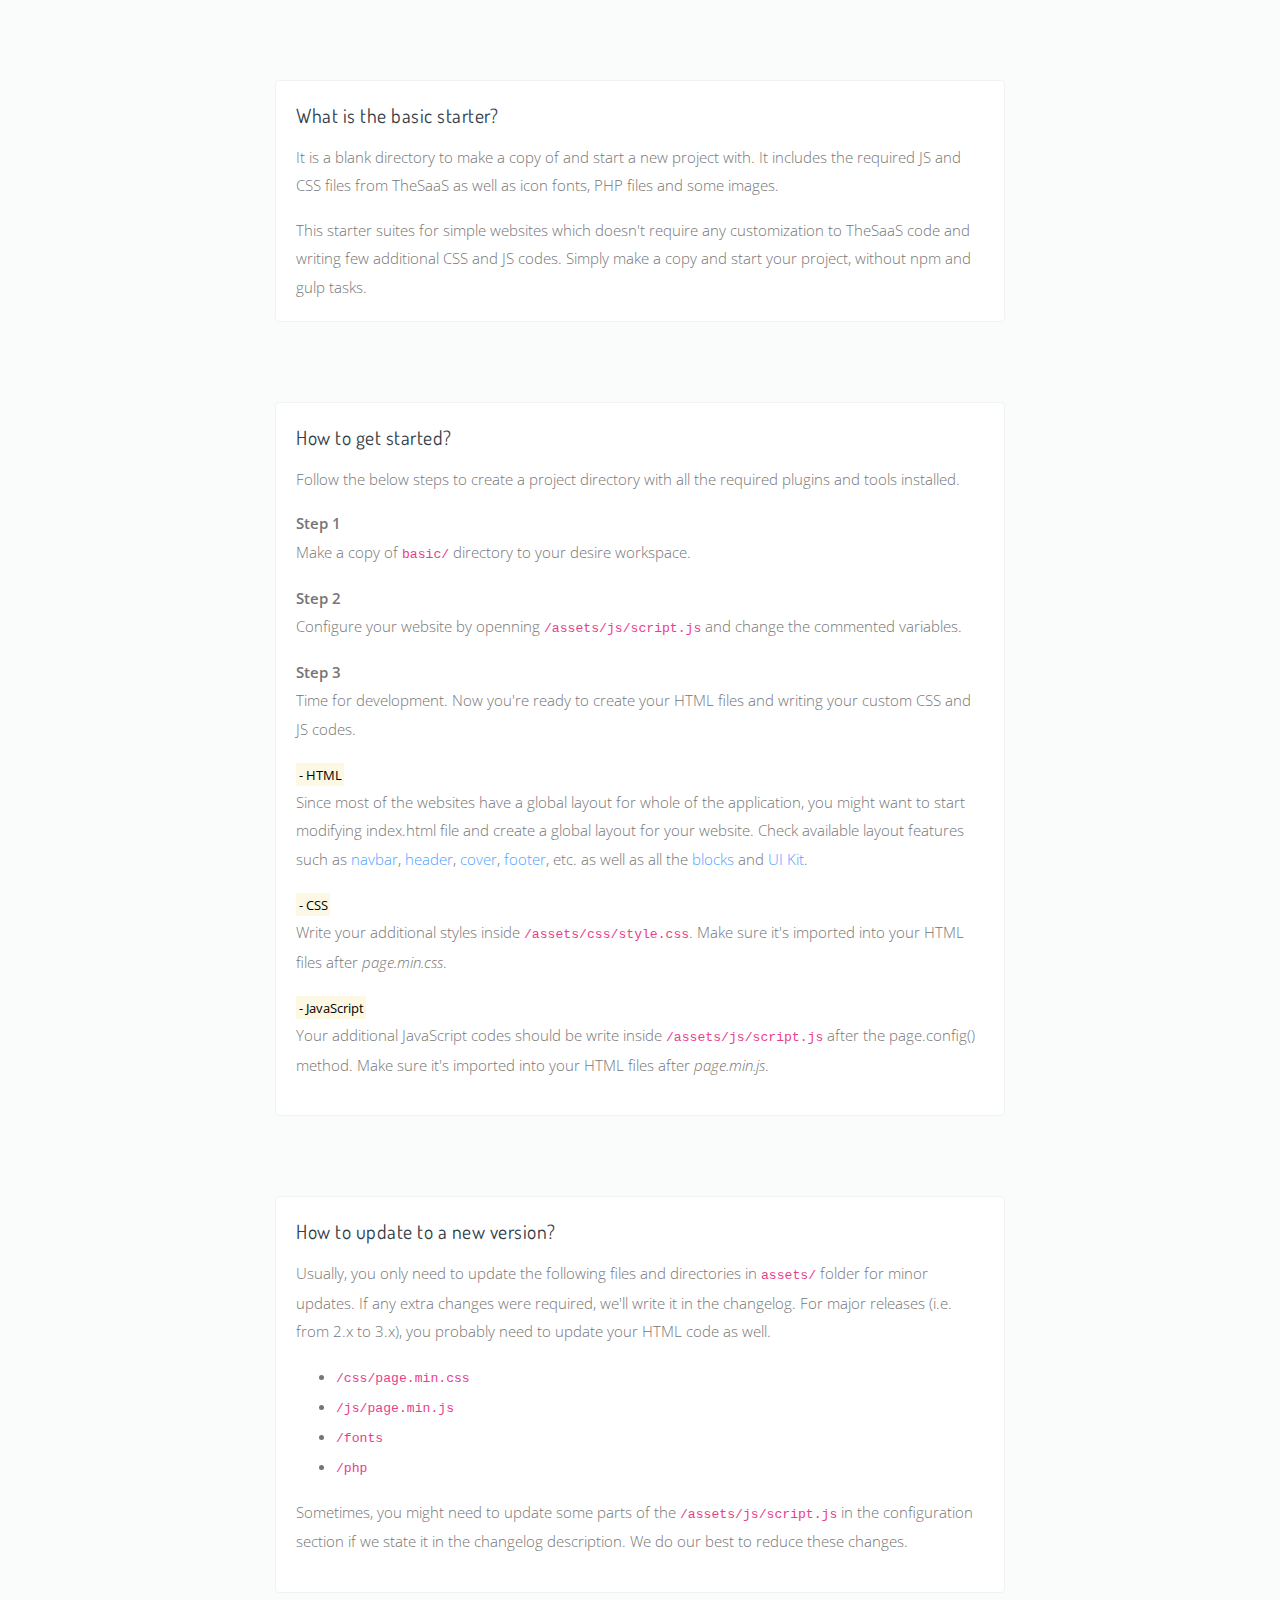
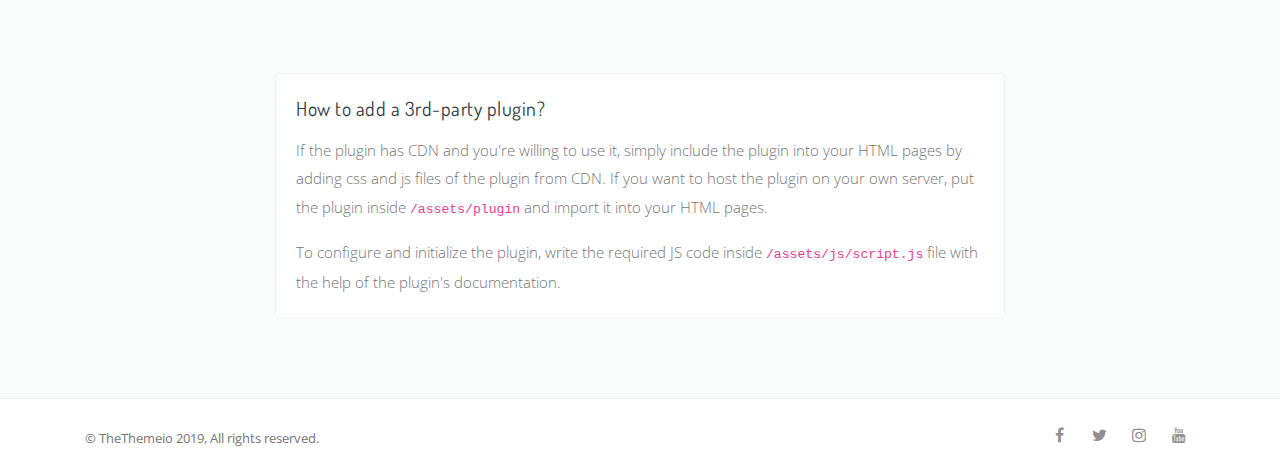
<file: readme.html>
<!DOCTYPE html>
<html lang="en">
  <head>
    <meta charset="utf-8">
    <meta name="viewport" content="width=device-width, initial-scale=1, shrink-to-fit=no">
    <meta name="description" content="">
    <meta name="keywords" content="">

    <title>Readme — TheSaaS Basic Starter</title>

    <!-- Styles -->
    <link href="assets/css/page.min.css" rel="stylesheet">

    <!-- Favicons -->
    <link rel="apple-touch-icon" href="assets/img/apple-touch-icon.png">
    <link rel="icon" href="assets/img/favicon.png">
  </head>

  <body class="bg-gray">

    <!-- Main Content -->
    <main class="main-content pt-8">
      <div class="container">
        <div class="row">
          <div class="col-lg-8 mx-auto">


            <div class="card card-body border hover-shadow-7 mb-8">
              <h5 id="what-is" class="card-title">
                <a href="#what-is">What is the basic starter?</a>
              </h5>

              <p>It is a blank directory to make a copy of and start a new project with. It includes the required JS and CSS files from TheSaaS as well as icon fonts, PHP files and some images.</p>
              <p class="mb-0">This starter suites for simple websites which doesn't require any customization to TheSaaS code and writing few additional CSS and JS codes. Simply make a copy and start your project, without npm and gulp tasks.</p>
            </div>



            <div class="card card-body border hover-shadow-7 mb-8">
              <h5 id="get-started" class="card-title">
                <a href="#get-started">How to get started?</a>
              </h5>

              <p>Follow the below steps to create a project directory with all the required plugins and tools installed.</p>

              <p><strong>Step 1</strong><br>Make a copy of <code>basic/</code> directory to your desire workspace.</p>


              <p><strong>Step 2</strong><br>Configure your website by openning <code>/assets/js/script.js</code> and change the commented variables.</p>


              <p><strong>Step 3</strong><br>Time for development. Now you're ready to create your HTML files and writing your custom CSS and JS codes.</p>
              <p><mark class="small">- HTML</mark><br>Since most of the websites have a global layout for whole of the application, you might want to start modifying index.html file and create a global layout for your website. Check available layout features such as <a href="http://thetheme.io/thesaas/uikit/navbar.html">navbar</a>, <a href="http://thetheme.io/thesaas/block/header.html">header</a>, <a href="http://thetheme.io/thesaas/block/cover.html">cover</a>, <a href="http://thetheme.io/thesaas/block/footer.html">footer</a>, etc. as well as all the <a href="http://thetheme.io/thesaas/block/">blocks</a> and <a href="http://thetheme.io/thesaas/uikit/">UI Kit</a>.</p>

              <p><mark class="small">- CSS</mark><br>Write your additional styles inside <code>/assets/css/style.css</code>. Make sure it's imported into your HTML files after <em>page.min.css</em>.</p>
              <p><mark class="small">- JavaScript</mark><br>Your additional JavaScript codes should be write inside <code>/assets/js/script.js</code> after the page.config() method. Make sure it's imported into your HTML files after <em>page.min.js</em>.</p>

            </div>



            <div class="card card-body border hover-shadow-7 mb-8">
              <h5 id="update" class="card-title">
                <a href="#update">How to update to a new version?</a>
              </h5>

              <p>Usually, you only need to update the following files and directories in <code>assets/</code> folder for minor updates. If any extra changes were required, we'll write it in the changelog. For major releases (i.e. from 2.x to 3.x), you probably need to update your HTML code as well.</p>
              <ul>
                <li><code>/css/page.min.css</code></li>
                <li><code>/js/page.min.js</code></li>
                <li><code>/fonts</code></li>
                <li><code>/php</code></li>
              </ul>
              <p>Sometimes, you might need to update some parts of the <code>/assets/js/script.js</code> in the configuration section if we state it in the changelog description. We do our best to reduce these changes.</p>
            </div>




            <div class="card card-body border hover-shadow-7 mb-8">
              <h5 id="add-plugin" class="card-title">
                <a href="#add-plugin">How to add a 3rd-party plugin?</a>
              </h5>

              <p>If the plugin has CDN and you're willing to use it, simply include the plugin into your HTML pages by adding css and js files of the plugin from CDN. If you want to host the plugin on your own server, put the plugin inside <code>/assets/plugin</code> and import it into your HTML pages.</p>
              <p class="mb-0">To configure and initialize the plugin, write the required JS code inside <code>/assets/js/script.js</code> file with the help of the plugin's documentation.</p>
            </div>


          </div>
        </div>
      </div>
    </main>


    <!-- Footer -->
    <footer class="footer">
      <div class="container">
        <div class="row gap-y align-items-center">

          <div class="col-md-6 text-center text-md-left">
            <small>© TheThemeio 2019, All rights reserved.</small>
          </div>

          <div class="col-md-6 text-center text-md-right">
            <div class="social">
              <a class="social-facebook" href="https://www.facebook.com/thethemeio"><i class="fa fa-facebook"></i></a>
              <a class="social-twitter" href="https://twitter.com/thethemeio"><i class="fa fa-twitter"></i></a>
              <a class="social-instagram" href="https://www.instagram.com/thethemeio/"><i class="fa fa-instagram"></i></a>
              <a class="social-youtube" href="https://dribbble.com/thethemeio"><i class="fa fa-youtube"></i></a>
            </div>
          </div>

        </div>
      </div>
    </footer><!-- /.footer -->


    <!-- Scripts -->
    <script src="assets/js/page.min.js"></script>

  </body>
</html>
</file>
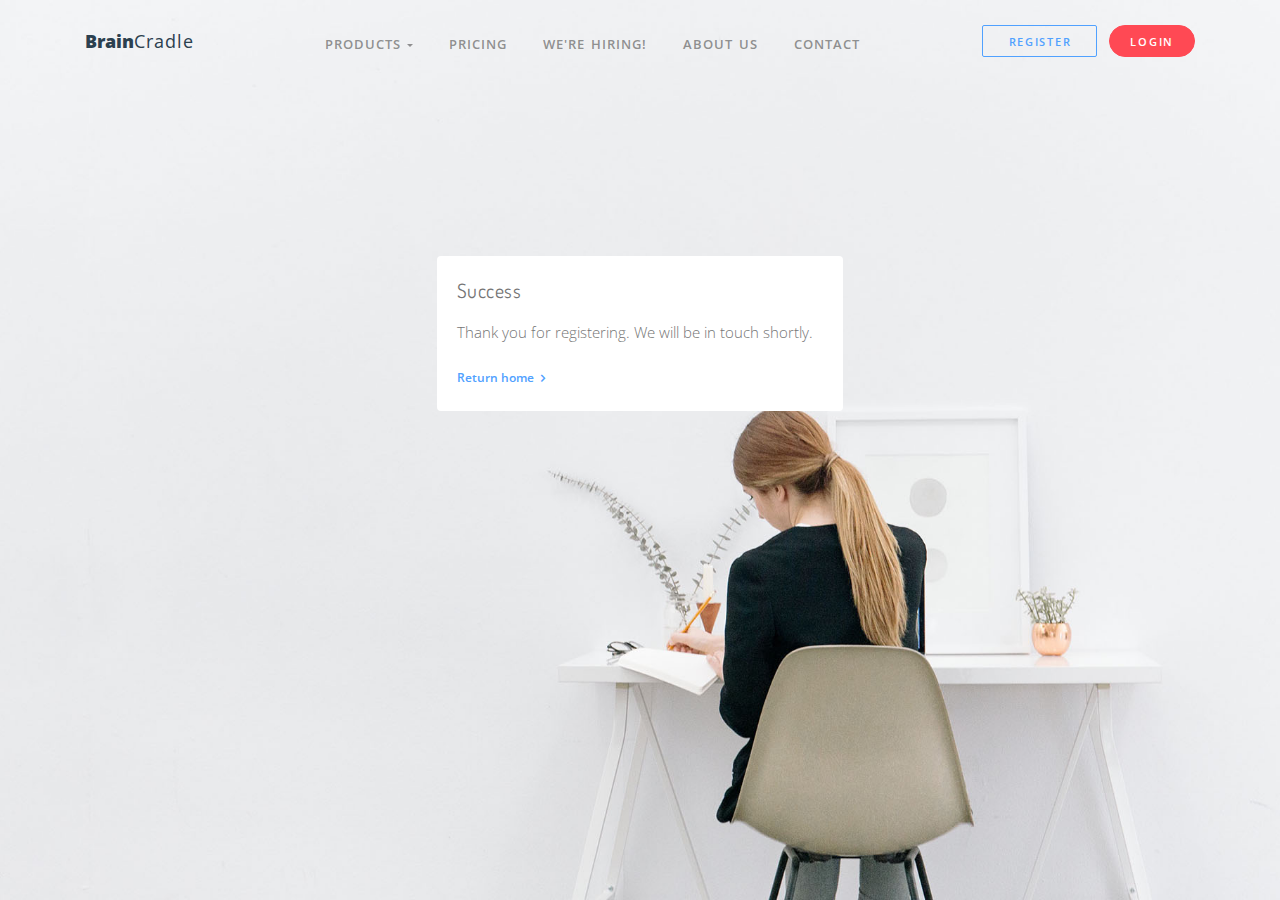
<file: signup-success.html>
<!DOCTYPE html>
<html lang="en">
<head>
    <meta charset="utf-8">
    <meta name="viewport" content="width=device-width, initial-scale=1, shrink-to-fit=no">
    <meta name="description" content="">
    <meta name="keywords" content="">

    <title>TheSaaS — Register</title>

    <!-- Styles -->
    <link href="assets/css/page.min.css" rel="stylesheet">
    <link href="assets/css/style.css" rel="stylesheet">

    <!-- Favicons -->
    <link rel="apple-touch-icon" href="assets/img/apple-touch-icon.png">
    <link rel="icon" href="assets/img/favicon.png">
</head>

<body class="layout-centered bg-img" style="background-image: url(assets/img/bg/bg-girl.jpg);">


<!--//=======================================================================================
    //
    //  ##     ##    ###    ##   ##  ##   ####      ###    ######  ##   #####   ##     ##
    //  ####   ##   ## ##   ##   ##  ##  ##        ## ##     ##    ##  ##   ##  ####   ##
    //  ##  ## ##  ##   ##  ##   ##  ##  ##  ###  ##   ##    ##    ##  ##   ##  ##  ## ##
    //  ##    ###  #######   ## ##   ##  ##   ##  #######    ##    ##  ##   ##  ##    ###
    //  ##     ##  ##   ##    ###    ##   ####    ##   ##    ##    ##   #####   ##     ##
    //
    //=======================================================================================
    -->
<nav class="navbar navbar-expand-lg navbar-dark navbar-stick-dark" data-navbar="sticky">
    <div class="container">
        <div class="row">

            <div class="col-8 col-lg-2 navbar-left">
                <button class="navbar-toggler" type="button">☰</button>


                <span class="navbar-brand fs-18">
              <a class="logo-dark" href="/" style="color: #2B404F"><strong class="fw-800">Brain</strong><span class="ls-1 fw-400">Cradle</span></a>
              <a class="logo-light text-white" href="/"><span class="fw-600">Brain</span><span class="ls-1 fw-300">Cradle</span></a>
            </span>
            </div>

            <section class="col-lg-7 navbar-mobile">


                <ul class="nav nav-navbar mx-auto nav-margin">
                    <li class="nav-item">
                        <a class="nav-link" href="#">Products <span class="arrow"></span></a>
                        <ul class="nav">
                            <li class="nav-item">
<<<<<<< HEAD
                                <a class="nav-link active" href="problems.html">Overview</a>
=======
                                <a class="nav-link active" href="overview">Overview</a>
>>>>>>> 62856c9344d9ab0e02210ce11b2b8deb394016c6
                            </li>
                        </ul>
                    </li>
                    <a class="nav-link" href="pricing">Pricing</a>
                    <a class="nav-link" href="jobs">We're Hiring!</a>
                    <a class="nav-link" href="about">About Us</a>
                    <a class="nav-link" href="contact">Contact</a>
                </ul>


            </section>

            <div class="col-4 col-lg-3 text-right">
                <a class="btn btn-sm btn-outline-primary btn-brain-cradle d-none d-lg-inline-block mr-2" data-hover="Now Free!" href="signup" id="register-nav-button"><div class='insider'></div></a>
                <!--<button class="drawer-toggler">&#9776;</button>!-->
                <a class="btn btn-sm btn-round btn-danger" href="#">Login</a>
            </div>

        </div>
    </div>
</nav>


<main>
    <div class="row mt-20-percent">
        <div class="col-md-4 offset-4">
            <div class="card">
                <div class="card-body">
                    <h5 class="card-title">Success</h5>
                    <p>Thank you for registering. We will be in touch shortly.</p>
                    <a class="fs-12 fw-600" href="/">Return home <i class="fa fa-angle-right pl-1"></i></a>
                </div>
            </div>
        </div>

    </div>

</main>





</body>













<!-- Scripts -->
<script src="assets/js/page.min.js"></script>
<script src="assets/js/script.js"></script>




<!-- Global site tag (gtag.js) - Google Ads: 725075400 -->
<script async src="https://www.googletagmanager.com/gtag/js?id=AW-725075400"></script>
<script>
    window.dataLayer = window.dataLayer || [];
    function gtag(){dataLayer.push(arguments);}
    gtag('js', new Date());

    gtag('config', 'AW-725075400');
</script>

<!-- Event snippet for Registers on Website conversion page -->
<script>
    gtag('event', 'conversion', {'send_to': 'AW-725075400/ogBhCPvqxqYBEMiL39kC'});
</script>



</body>
</html>
</file>
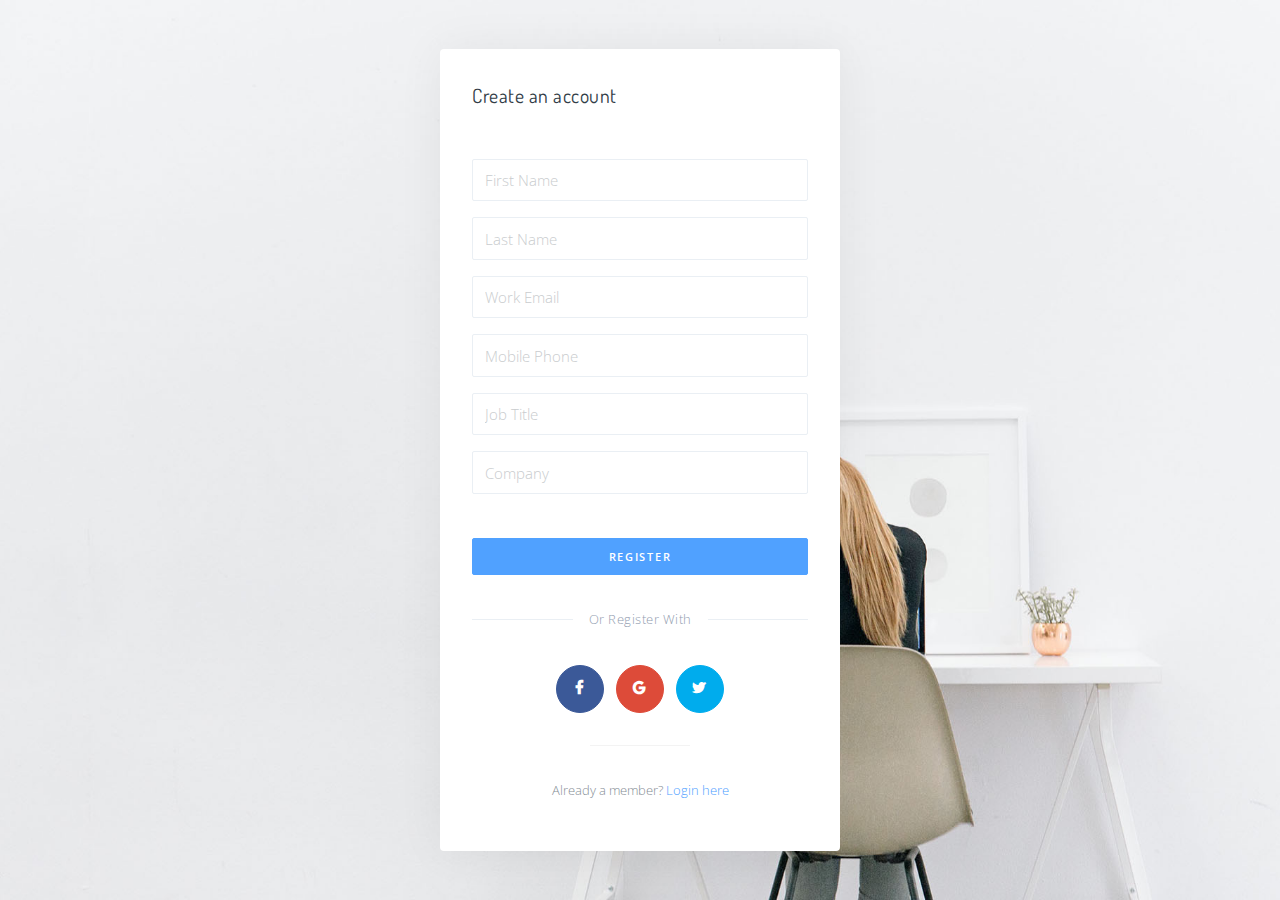
<file: signup.html>
<!DOCTYPE html>
<html lang="en">
<head>
    <meta charset="utf-8">
    <meta name="viewport" content="width=device-width, initial-scale=1, shrink-to-fit=no">
    <meta name="description" content="">
    <meta name="keywords" content="">

    <title>Brain Cradle — Register</title>

    <!-- Styles -->
    <link href="assets/css/page.min.css" rel="stylesheet">
    <link href="assets/css/style.css" rel="stylesheet">

    <!-- Favicons -->
    <link rel="apple-touch-icon" href="assets/img/apple-touch-icon.png">
    <link rel="icon" href="assets/img/favicon.png">
</head>

<body class="layout-centered bg-img" style="background-image: url(assets/img/bg/bg-girl.jpg);">


<!-- Main Content -->
<main class="main-content">

    <div class="bg-white rounded shadow-7 w-400 mw-100 p-6">
        <h5 class="mb-7">Create an account</h5>

        <form action="https://webto.salesforce.com/servlet/servlet.WebToLead?encoding=UTF-8" method="POST" class="form-type-material">

            <input type=hidden name="oid" value="00D4P000000yqFn">
            <input type=hidden name="retURL" value="http://localhost:63343/Brain-Cradle-Markeing-Refactor/signup-success.html">
            <!--        <input type="hidden" name="debug" value="1">-->
            <!--  ----------------------------------------------------------------------  -->
            <!--  NOTE: These fields are optional debugging elements. Please uncomment    -->
            <!--  these lines if you wish to test in debug mode.                          -->
            <!--  <input type="hidden" name="debug" value=1>                              -->
            <!--  <input type="hidden" name="debugEmail" value="devon@braincradle.com">   -->
            <!--  ----------------------------------------------------------------------  -->


            <div class="form-group">
                <input id="first_name" maxlength="40" name="first_name" size="20" type="text" class="form-control" placeholder="First Name">
            </div>

            <div class="form-group">
                <input id="last_name" maxlength="80" name="last_name" size="20" type="text" class="form-control" placeholder="Last Name">
            </div>

            <div class="form-group">
                <input id="email" maxlength="80" name="email" size="20" type="text" class="form-control" placeholder="Work Email">
            </div>

            <div class="form-group">
                <input id="mobile" maxlength="40" name="mobile" size="20" type="text" class="form-control" placeholder="Mobile Phone">
            </div>

            <div class="form-group">
                <input id="title" maxlength="40" name="title" size="20" type="text" class="form-control" placeholder="Job Title">
            </div>

            <div class="form-group">
                <input id="company" maxlength="40" name="company" size="20" type="text" class="form-control" placeholder="Company">
            </div>
            <br>
            <button class="btn btn-bold btn-block btn-primary" type="submit">Register</button>

        </form>

        <div class="divider">Or Register With</div>
        <div class="text-center">
            <a class="btn btn-circle btn-sm btn-facebook mr-2" href="#"><i class="fa fa-facebook"></i></a>
            <a class="btn btn-circle btn-sm btn-google mr-2" href="#"><i class="fa fa-google"></i></a>
            <a class="btn btn-circle btn-sm btn-twitter" href="#"><i class="fa fa-twitter"></i></a>
        </div>

        <hr class="w-30">

        <p class="text-center text-muted small-2">Already a member? <a href="user-login.html">Login here</a></p>
    </div>

</main><!-- /.main-content -->


<!-- Scripts -->
<script src="assets/js/page.min.js"></script>
<script src="assets/js/script.js"></script>

</body>
</html>
</file>
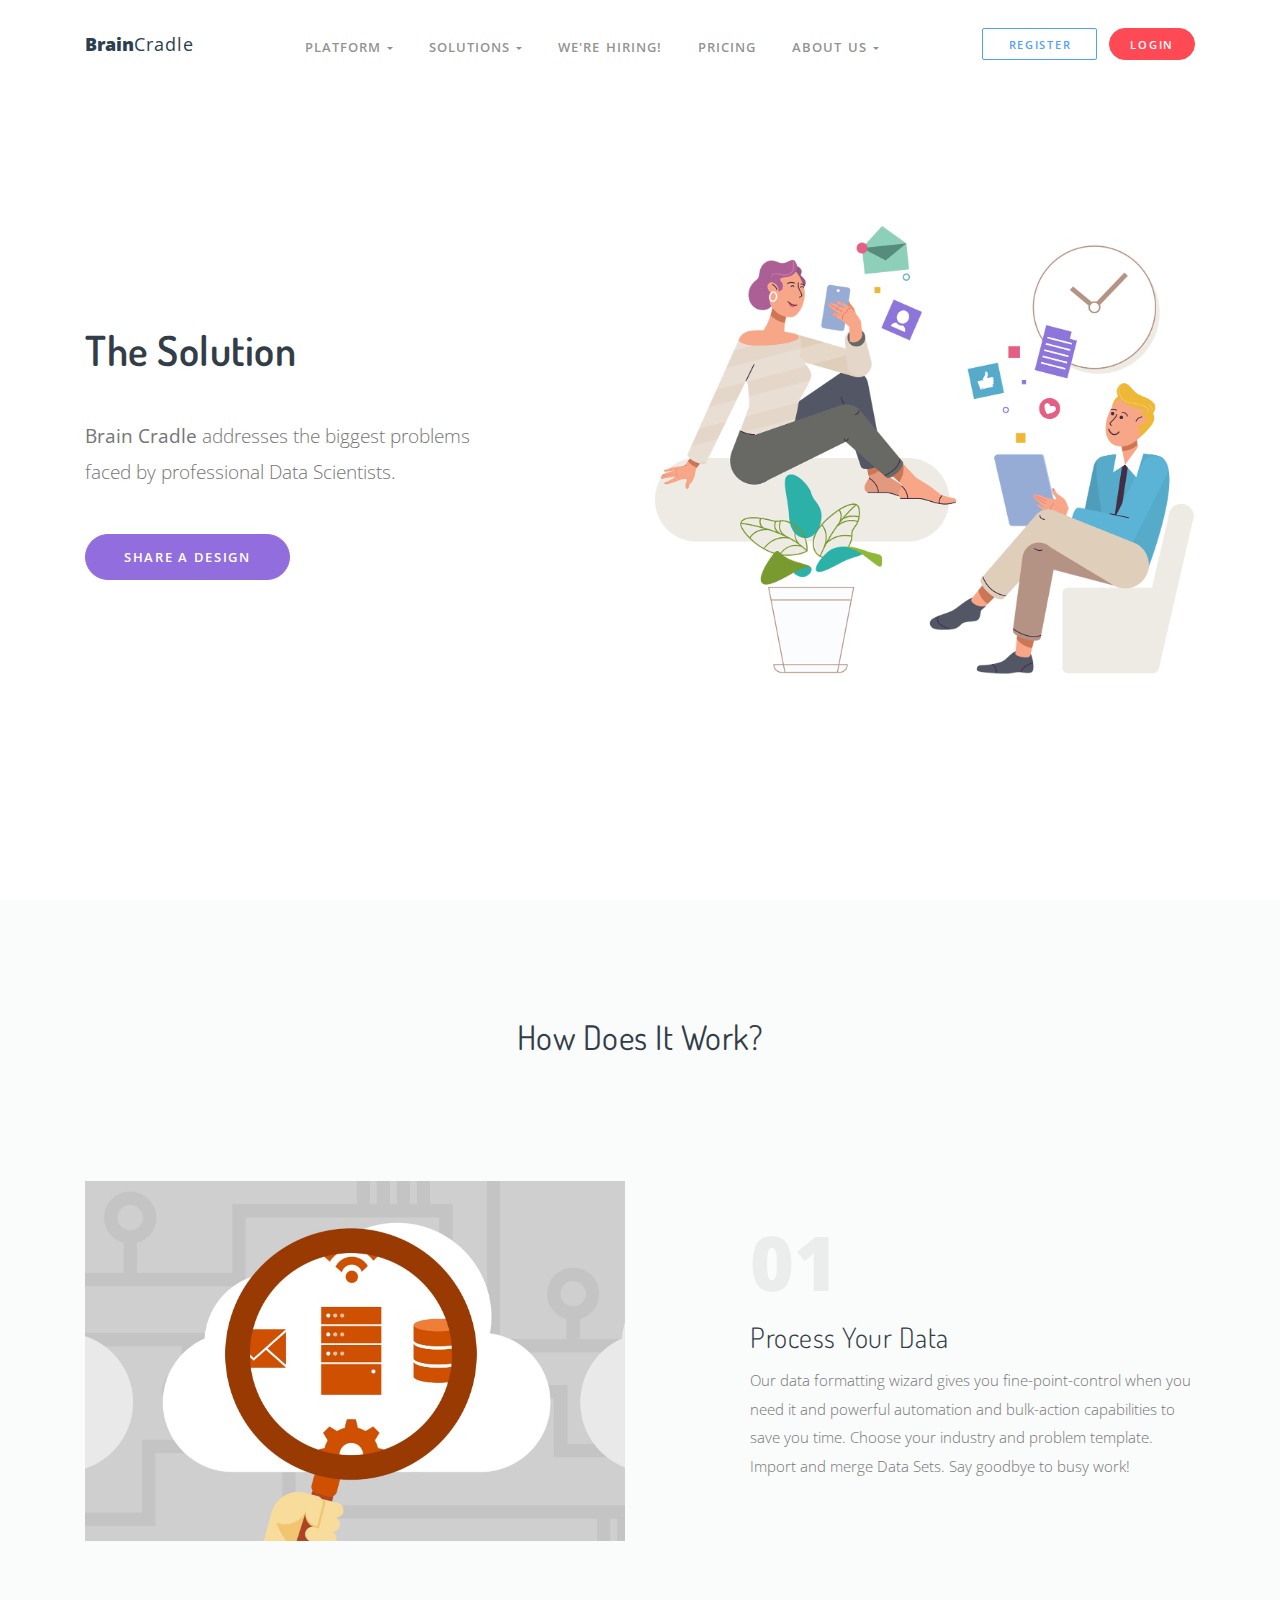
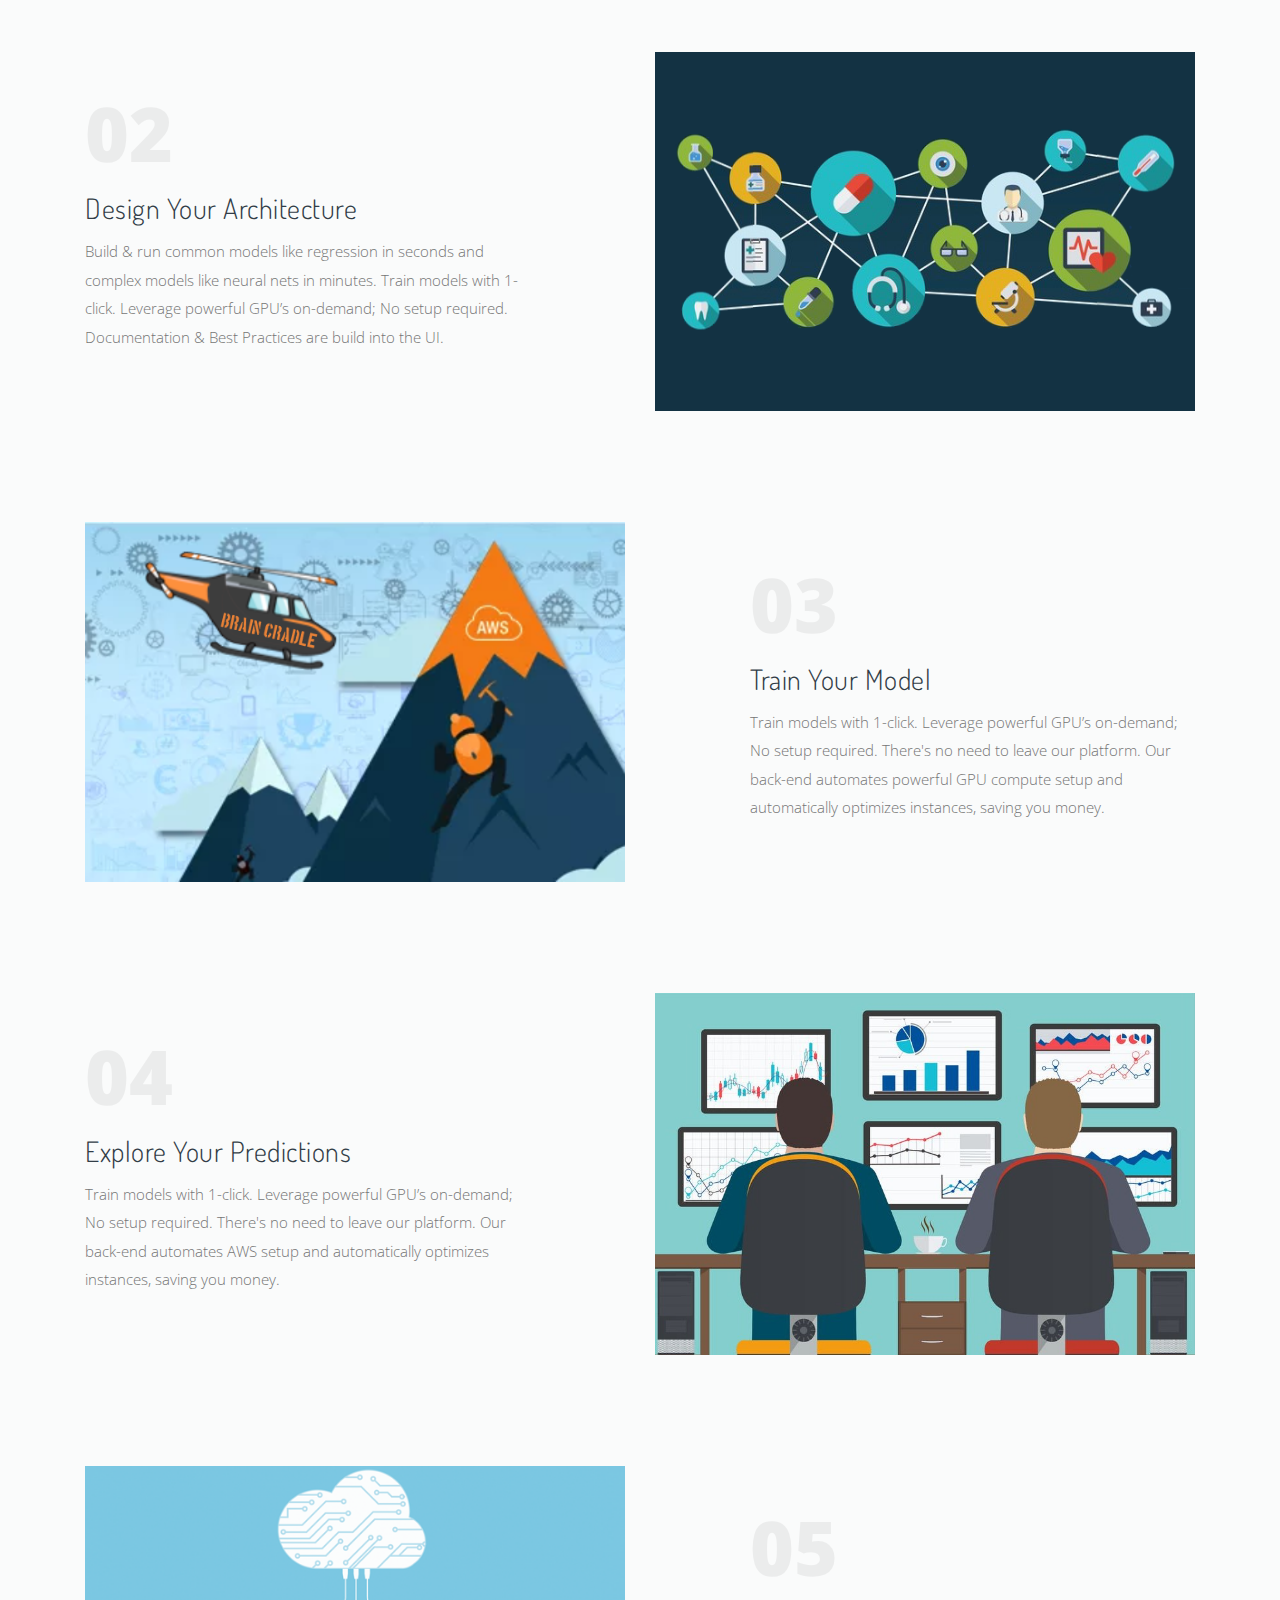
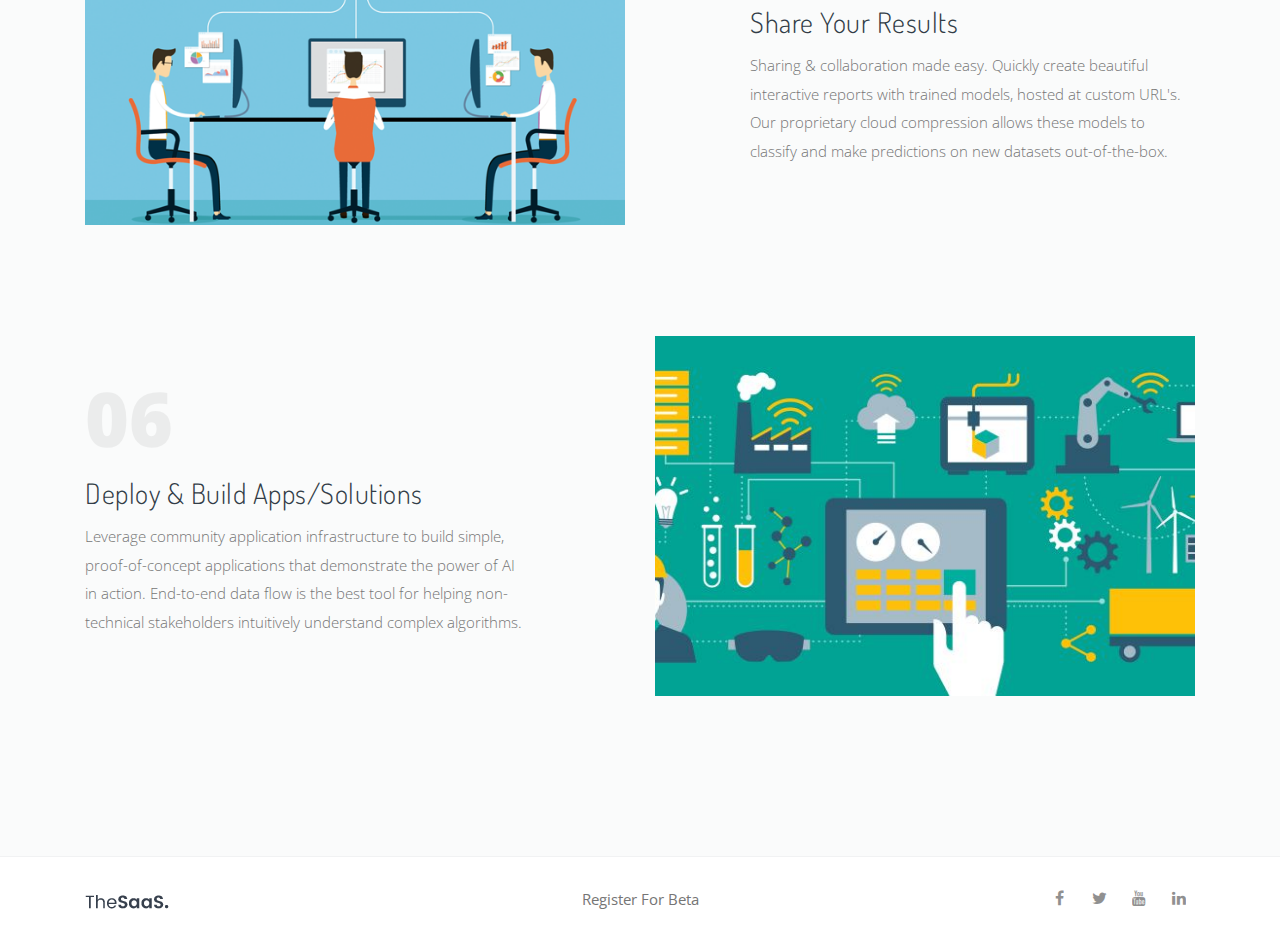
<file: solutions.html>
<!DOCTYPE html>
<html lang="en">
<head>
    <meta charset="utf-8">
    <meta name="viewport" content="width=device-width, initial-scale=1, shrink-to-fit=no">
    <meta name="description" content="">
    <meta name="keywords" content="">

    <title>Brain Cradle - Solutions</title>

    <!-- Styles -->
    <link href="assets/css/page.css" rel="stylesheet">
    <link href="assets/css/style.css" rel="stylesheet">

    <!-- Favicons -->
    <link rel="apple-touch-icon" href="assets/img/apple-touch-icon.png">
    <link rel="icon" href="assets/img/favicon.png">

    <!--  Open Graph Tags -->
    <meta property="og:title" content="Brain Cradle - AI Development Platform">
    <meta property="og:description"
          content="Brain Cradle is a Deep Learning (AI) Platform for Innovative AI Experts. We deliver turnkey Cloud Infrastructure and handle the environment setup, package loading, versioning and deployment. Software Engineers can consume state-of-the-art models ins seconds via an easy to use API. We're the only signup-and-go AI Solutions Platform for the SMB, taylor made for the IoT, Retail, Banking, Healthcare, Gaming, Agriculture, Transportation and Manufacturing sectors.">
    <meta property="og:image" content="./assets/img/brain.png">
    <meta property="og:url" content="https://www.braincradle.com">
    <meta name="twitter:card" content="summary_large_image">
</head>


<body data-spy="scroll" data-target=".nav-navbar" data-offset="100" data-aos-easing="ease" data-aos-duration="1500"
      data-aos-delay="0" class="granim-light">

<nav class="navbar navbar-expand-lg navbar-dark navbar-stick-dark" data-navbar="sticky">
    <div class="container">
        <div class="row">
            <div class="col-8 col-lg-2 navbar-left">
                <button class="navbar-toggler" type="button">☰</button>
                <span class="navbar-brand fs-18">
              <a class="logo-dark" href="index.html" style="color: #2B404F"><strong class="fw-800">Brain</strong><span
                      class="ls-1 fw-400">Cradle</span></a>
              <a class="logo-light text-white" href="index.html"><span class="fw-600">Brain</span><span
                      class="ls-1 fw-300">Cradle</span></a>
            </span>
            </div>
            <section class="col-lg-7 navbar-mobile">
                <ul class="nav nav-navbar mx-auto nav-margin">
                    <li class="nav-item">
                        <a class="nav-link" href="#">Platform <span class="arrow"></span></a>
                        <ul class="nav nav-tabs-shadow w-300">
                            <li class="nav-item">
                                <a class="nav-link" href="research.html">
                                    <h6 class="mb-0 pb-0">Research Edition</h6>
                                    <p class="mb-0 small">Open platform for collaborative research</p>
                                </a>
                            </li>
                            <li class="nav-item">
                                <a class="nav-link" href="enterprise.html">
                                    <h6 class="mb-0 pb-0">Enterprise Edition</h6>
                                    <p class="mb-0 small">Private platform instance for companies</p>
                                </a>
                            </li>
                        </ul>
                    </li>
                    <!--<li class="nav-item">-->
                    <!--<a class="nav-link" href="#">Solutions <span class="arrow"></span></a>-->
                    <!--<ul class="nav nav-tabs-shadow">-->

                    <!--<li class="nav-header">&nbsp &nbsp By Role</li>-->
                    <!--<li class="dropdown-divider"></li>-->
                    <!--<li class="nav-item">-->
                    <!--<a class="nav-link" href="problems.html">AI Researcher</a>-->
                    <!--</li>-->
                    <!--</ul>-->
                    <!--</li>-->
                    <li class="nav-item nav-mega">
                        <a class="nav-link" href="#">Solutions <span class="arrow"></span></a>
                        <nav class="nav px-lg-2 py-lg-4">
                            <div class="container-fluid">
                                <div class="row">

                                    <div class="col-lg-6">
                                        <nav class="nav flex-column">
                                            <a class="nav-header">Overview</a>
                                            <a class="dropdown-divider"></a>
                                            <a class="nav-link" href="problems.html">The Problem</a>
                                            <a class="nav-link" href="solutions.html">The Solution</a>
                                            <a class="nav-link" href="demo.html">Live Demo</a>
                                        </nav>
                                    </div>

                                    <div class="col-lg-6">
                                        <nav class="nav flex-column">
                                            <a class="nav-header">By Role</a>
                                            <a class="dropdown-divider"></a>
                                            <a class="nav-link" href="problems.html">Executives</a>
                                            <a class="nav-link" href="researcher.html">AI/ML Researchers</a>
                                            <a class="nav-link" href="problems.html">AI/ML Engineers</a>
                                            <a class="nav-link" href="problems.html">AI/ML Applied Scientists</a>
                                            <a class="nav-link" href="problems.html">Product Managers</a>
                                            <a class="nav-link" href="problems.html">Data Scientists</a>
                                            <a class="nav-link" href="problems.html">Data Engineers</a>
                                            <a class="nav-link" href="problems.html">Software Engineers</a>
                                        </nav>
                                    </div>

                                </div>
                            </div>
                        </nav>
                    </li>
                    <!--<li class="nav-item nav-mega">-->
                    <!--<a class="nav-link active" href="#">Solutions <span class="arrow"></span></a>-->
                    <!--<nav class="nav px-lg-2 py-lg-4">-->
                    <!--<div class="container-fluid">-->
                    <!--<div class="row">-->

                    <!--<div class="col-lg-4">-->
                    <!--<nav class="nav flex-column">-->
                    <!--<a class="nav-header">Overview</a>-->
                    <!--<a class="dropdown-divider"></a>-->
                    <!--<a class="nav-link" href="problem.html">The Problem</a>-->
                    <!--<a class="nav-link" href="solution.html">The Solution</a>-->
                    <!--<a class="nav-link" href="demo.html">Live Demo</a>-->
                    <!--</nav>-->
                    <!--</div>-->

                    <!--<div class="col-lg-4">-->
                    <!--<nav class="nav flex-column">-->
                    <!--<a class="nav-header">By Role</a>-->
                    <!--<a class="dropdown-divider"></a>-->
                    <!--<a class="nav-link" href="researcher.html">AI/ML Researchers</a>-->
                    <!--<a class="nav-link" href="problems.html">AI/ML Engineers</a>-->
                    <!--<a class="nav-link" href="problems.html">AI/ML Applied Scientists</a>-->
                    <!--<a class="nav-link" href="problems.html">Product Managers</a>-->
                    <!--<a class="nav-link" href="problems.html">Data Scientists</a>-->
                    <!--<a class="nav-link" href="problems.html">Data Engineers</a>-->
                    <!--<a class="nav-link" href="problems.html">Executives</a>-->
                    <!--<a class="nav-link" href="problems.html">Software Engineers</a>-->
                    <!--</nav>-->
                    <!--</div>-->

                    <!--<div class="col-lg-4">-->
                    <!--<nav class="nav flex-column">-->
                    <!--<a class="nav-header">By Industry/Use</a>-->
                    <!--<a class="dropdown-divider"></a>-->
                    <!--<a class="nav-link" href="problems.html">Telecom</a>-->
                    <!--<a class="nav-link" href="problems.html">Banking</a>-->
                    <!--<a class="nav-link" href="problems.html">Insurance</a>-->
                    <!--<a class="nav-link" href="problems.html">Software</a>-->
                    <!--<a class="nav-link" href="problems.html">Healthcare</a>-->
                    <!--<a class="nav-link" href="problems.html">Manufacturing</a>-->
                    <!--<a class="nav-link" href="problems.html">Fintech</a>-->
                    <!--<a class="nav-link" href="problems.html">Marketing</a>-->
                    <!--<a class="nav-link" href="problems.html">Retail</a>-->
                    <!--<a class="nav-link" href="problems.html">Public Sector</a>-->
                    <!--<a class="nav-link" href="problems.html">Sports Analytics</a>-->
                    <!--<a class="nav-link" href="problems.html">Robotic Process Automation</a>-->
                    <!--</nav>-->
                    <!--</div>-->

                    <!--</div>-->
                    <!--</div>-->
                    <!--</nav>-->
                    <!--</li>-->
                    <a class="nav-link" href="jobs.html">We're Hiring!</a>
                    <a class="nav-link" href="pricing.html">Pricing</a>
                    <li class="nav-item">
                        <a class="nav-link" href="#">About Us <span class="arrow"></span></a>
                        <ul class="nav">
                            <li class="nav-item">
                                <a class="nav-link" href="mission.html">The Mission</a>
                            </li>
                            <li class="nav-item">
                                <a class="nav-link" href="contact.html">Contact Us</a>
                            </li>
                        </ul>
                    </li>

                </ul>
            </section>
            <div class="col-4 col-lg-3 text-right">
                <a class="btn btn-sm btn-outline-primary btn-brain-cradle d-none d-lg-inline-block mr-2"
                   data-hover="Now Free!" href="signup.html" id="register-nav-button">
                    <div class='insider'></div>
                </a>
                <!--<button class="drawer-toggler">&#9776;</button>!-->
                <a class="btn btn-sm btn-round btn-danger" href="#">Login</a>
            </div>
        </div>
    </div>
</nav>





<!--//==============================================================================
    //
    //  #####     ###     ####    #####        ######  ##  ######  ##      #####
    //  ##  ##   ## ##   ##       ##             ##    ##    ##    ##      ##
    //  #####   ##   ##  ##  ###  #####          ##    ##    ##    ##      #####
    //  ##      #######  ##   ##  ##             ##    ##    ##    ##      ##
    //  ##      ##   ##   ####    #####          ##    ##    ##    ######  #####
    //
    //==============================================================================-->
<!--<header class="header header-inverse h-full pb-80" data-parallax="./assets/img/problems/eye.jpg" data-overlay="8">-->
    <!--<div class="container text-center">-->

        <!--<div class="row h-full">-->
            <!--<div class="col-12 col-lg-8 offset-lg-2 align-self-center">-->

                <!--<h1 class="display-4 hidden-sm-down">The Solution</h1>-->
                <!--<h1 class="hidden-md-up">The Solution</h1>-->
                <!--<br>-->
                <!--<p class="lead text-white fs-20 hidden-sm-down">-->
                    <!--<span class="fw-400">Brain Cradle</span> addresses the biggest problems-->
                    <!--<br> faced by professional-->
                    <!--<span class="mark-border"> Data Scientists</span>.</p>-->


            <!--</div>-->
        <!--</div>-->

    <!--</div>-->
<!--</header>-->
<!--&lt;!&ndash; END Header &ndash;&gt;-->

<!--
|‒‒‒‒‒‒‒‒‒‒‒‒‒‒‒‒‒‒‒‒‒‒‒‒‒‒‒‒‒‒‒‒‒‒‒‒‒‒‒‒‒‒‒‒‒‒‒‒‒‒‒‒‒‒‒‒‒‒‒‒‒‒‒‒‒‒‒‒‒‒‒‒‒‒
| Block 16
|‒‒‒‒‒‒‒‒‒‒‒‒‒‒‒‒‒‒‒‒‒‒‒‒‒‒‒‒‒‒‒‒‒‒‒‒‒‒‒‒‒‒‒‒‒‒‒‒‒‒‒‒‒‒‒‒‒‒‒‒‒‒‒‒‒‒‒‒‒‒‒‒‒‒
!-->

<!-- Header -->
<header class="header h-fullscreen">
    <div class="container">
        <div class="row align-items-center h-100">

            <div class="col-md-5 mr-auto">
                <h1 class="fw-600">The Solution</h1>
                <br>
                <p class="lead-2">
                    <span class="fw-400">Brain Cradle</span> addresses the biggest problems
                    <br> faced by professional
                    <span class="mark-border"> Data Scientists</span>.
                </p>
                <br>
                <a class="btn btn-xl btn-round btn-info" href="#">Share a design</a>
            </div>


            <div class="col-md-6">
                <img src="./assets/img/solutions/header.png" alt="...">
            </div>

        </div>
    </div>
</header><!-- /.header -->




<!-- Main container -->
<main class="main-content">






    <!-- //=======================================================================================================
        //
        //  ##   ##   #####   ##      ##        ##  ######        ##      ##   #####   #####    ##  ##   ####
        //  ##   ##  ##   ##  ##      ##        ##    ##          ##      ##  ##   ##  ##  ##   ## ##   ##
        //  #######  ##   ##  ##  ##  ##        ##    ##          ##  ##  ##  ##   ##  #####    ####     ###
        //  ##   ##  ##   ##  ##  ##  ##        ##    ##          ##  ##  ##  ##   ##  ##  ##   ## ##      ##
        //  ##   ##   #####    ###  ###         ##    ##           ###  ###    #####   ##   ##  ##  ##  ####
        //
        //=======================================================================================================-->
    <section class="section bg-gray">
        <div class="container">
            <header class="section-header">
                <h2>How Does It Work?</h2>
            </header>

            <div class="row gap-y align-items-center py-7">
                <div class="col-md-6 text-center">
                    <img src="./assets/img/solutions/how_it_works_1_3x2.jpg" alt="...">
                </div>

                <div class="col-md-5 ml-auto text-center text-md-left">
                    <p class="lead-9 fw-900 lh-1 opacity-10">01</p>
                    <h3 class="fw-300">Process Your Data</h3>
                    <p>Our data formatting wizard gives you fine-point-control when you need it and powerful automation and bulk-action capabilities to save you time. Choose your industry and problem template. Import and merge Data Sets. Say goodbye to busy work!</p>
                </div>
            </div>


            <div class="row gap-y align-items-center py-7">
                <div class="col-md-5 mr-auto text-center text-md-left">
                    <p class="lead-9 fw-900 lh-1 opacity-10">02</p>
                    <h3 class="fw-300">Design Your Architecture</h3>
                    <p>Build & run common models like regression in seconds and complex models like neural nets in minutes. Train models with 1-click. Leverage powerful GPU’s on-demand; No setup required. Documentation & Best Practices are build into the UI.</p>
                </div>

                <div class="col-md-6 text-center order-first order-md-last">
                    <img src="./assets/img/solutions/how-it-works-2-3x2.png" alt="...">
                </div>
            </div>


            <div class="row gap-y align-items-center py-7">
                <div class="col-md-6 text-center">
                    <img src="./assets/img/solutions/how-it-works-3-3x2.png" alt="...">
                </div>

                <div class="col-md-5 ml-auto text-center text-md-left">
                    <p class="lead-9 fw-900 lh-1 opacity-10">03</p>
                    <h3 class="fw-300">Train Your Model</h3>
                    <p>Train models with 1-click. Leverage powerful GPU’s on-demand; No setup required. There's no need to leave our platform. Our back-end automates powerful GPU compute setup and automatically optimizes instances, saving you money.</p>
                </div>
            </div>


            <div class="row gap-y align-items-center py-7">
                <div class="col-md-5 text-center text-md-left">
                    <p class="lead-9 fw-900 lh-1 opacity-10">04</p>
                    <h3 class="fw-300">Explore Your Predictions </h3>
                    <p>Train models with 1-click. Leverage powerful GPU’s on-demand; No setup required. There's no need to leave our platform. Our back-end automates AWS setup and automatically optimizes instances, saving you money.</p>
                </div>

                <div class="col-md-6 ml-auto text-center order-first order-md-last">
                    <img src="./assets/img/solutions/how-it-works-4-3x2.jpg" alt="...">
                </div>
            </div>

            <div class="row gap-y align-items-center py-7">
                <div class="col-md-6 text-center">
                    <img src="./assets/img/solutions/how-it-works-5-3x2.png" alt="...">
                </div>

                <div class="col-md-5 ml-auto text-center text-md-left">
                    <p class="lead-9 fw-900 lh-1 opacity-10">05</p>
                    <h3 class="fw-300">Share Your Results</h3>
                    <p>Sharing & collaboration made easy. Quickly create beautiful interactive reports with trained models, hosted at custom URL's. Our proprietary cloud compression allows these models to classify and make predictions on new datasets out-of-the-box. </p>
                </div>
            </div>

            <div class="row gap-y align-items-center py-7">
                <div class="col-md-5 text-center text-md-left">
                    <p class="lead-9 fw-900 lh-1 opacity-10">06</p>
                    <h3 class="fw-300">Deploy & Build Apps/Solutions </h3>
                    <p>Leverage community application infrastructure to build simple, proof-of-concept applications that demonstrate the power of AI in action. End-to-end data flow is the best tool for helping non-technical stakeholders intuitively understand complex algorithms.</p>
                </div>

                <div class="col-md-6 ml-auto text-center order-first order-md-last">
                    <img src="./assets/img/solutions/how-it-works-6-3x2.jpg" alt="...">
                </div>
            </div>

        </div>
    </section>


</main>
<!-- END Main container -->





<!--//=========================================================================================================
   //
   //                            #####   #####    #####   ######  #####  #####
   //                            ##     ##   ##  ##   ##    ##    ##     ##  ##
   //  ########  ########        #####  ##   ##  ##   ##    ##    #####  #####          ########  ########
   //                            ##     ##   ##  ##   ##    ##    ##     ##  ##
   //                            ##      #####    #####     ##    #####  ##   ##
   //
   //=========================================================================================================-->
<!-- Footer -->
<footer class="footer">
    <div class="container">
        <div class="row gap-y align-items-center">

            <div class="col-6 col-lg-3">
                <a href="index.html"><img src="assets/img/logo-dark.png" alt="logo"></a>
            </div>

            <div class="col-6 col-lg-3 text-right order-lg-last">
                <div class="social">
                    <a class="social-facebook" href="https://www.facebook.com/braincradle/"><i
                            class="fa fa-facebook"></i></a>
                    <a class="social-twitter" href="https://twitter.com/BrainCradleAI"><i class="fa fa-twitter"></i></a>
                    <a class="social-instagram" href="https://youtu.be/Fyojkho93ys"><i class="fa fa-youtube"></i></a>
                    <a class="social-linkedin" href="https://www.linkedin.com/company/brain-cradle/"><i
                            class="fa fa-linkedin"></i></a>
                </div>
            </div>

            <div class="col-lg-6">
                <ul class="nav nav-primary nav-hero nav-center">
                    <li class="nav-item"><a class="nav-link" href="signup.html">Register For Beta</a></li>
                </ul>
            </div>

        </div>
    </div>
</footer><!-- /.footer -->



<!-- Scripts -->
<script src="./assets/js/legacy/core.min.js"></script>
<script src="./assets/js/legacy/thesaas.js"></script>

<!-- Global site tag (gtag.js) - Google AdWords: 864270768 -->
<script async src="https://www.googletagmanager.com/gtag/js?id=AW-864270768"></script>
<script>
    window.dataLayer = window.dataLayer || [];
    function gtag(){dataLayer.push(arguments);}
    gtag('js', new Date());
    gtag('config', 'AW-864270768');
</script>


</body>

</html>
</file>
